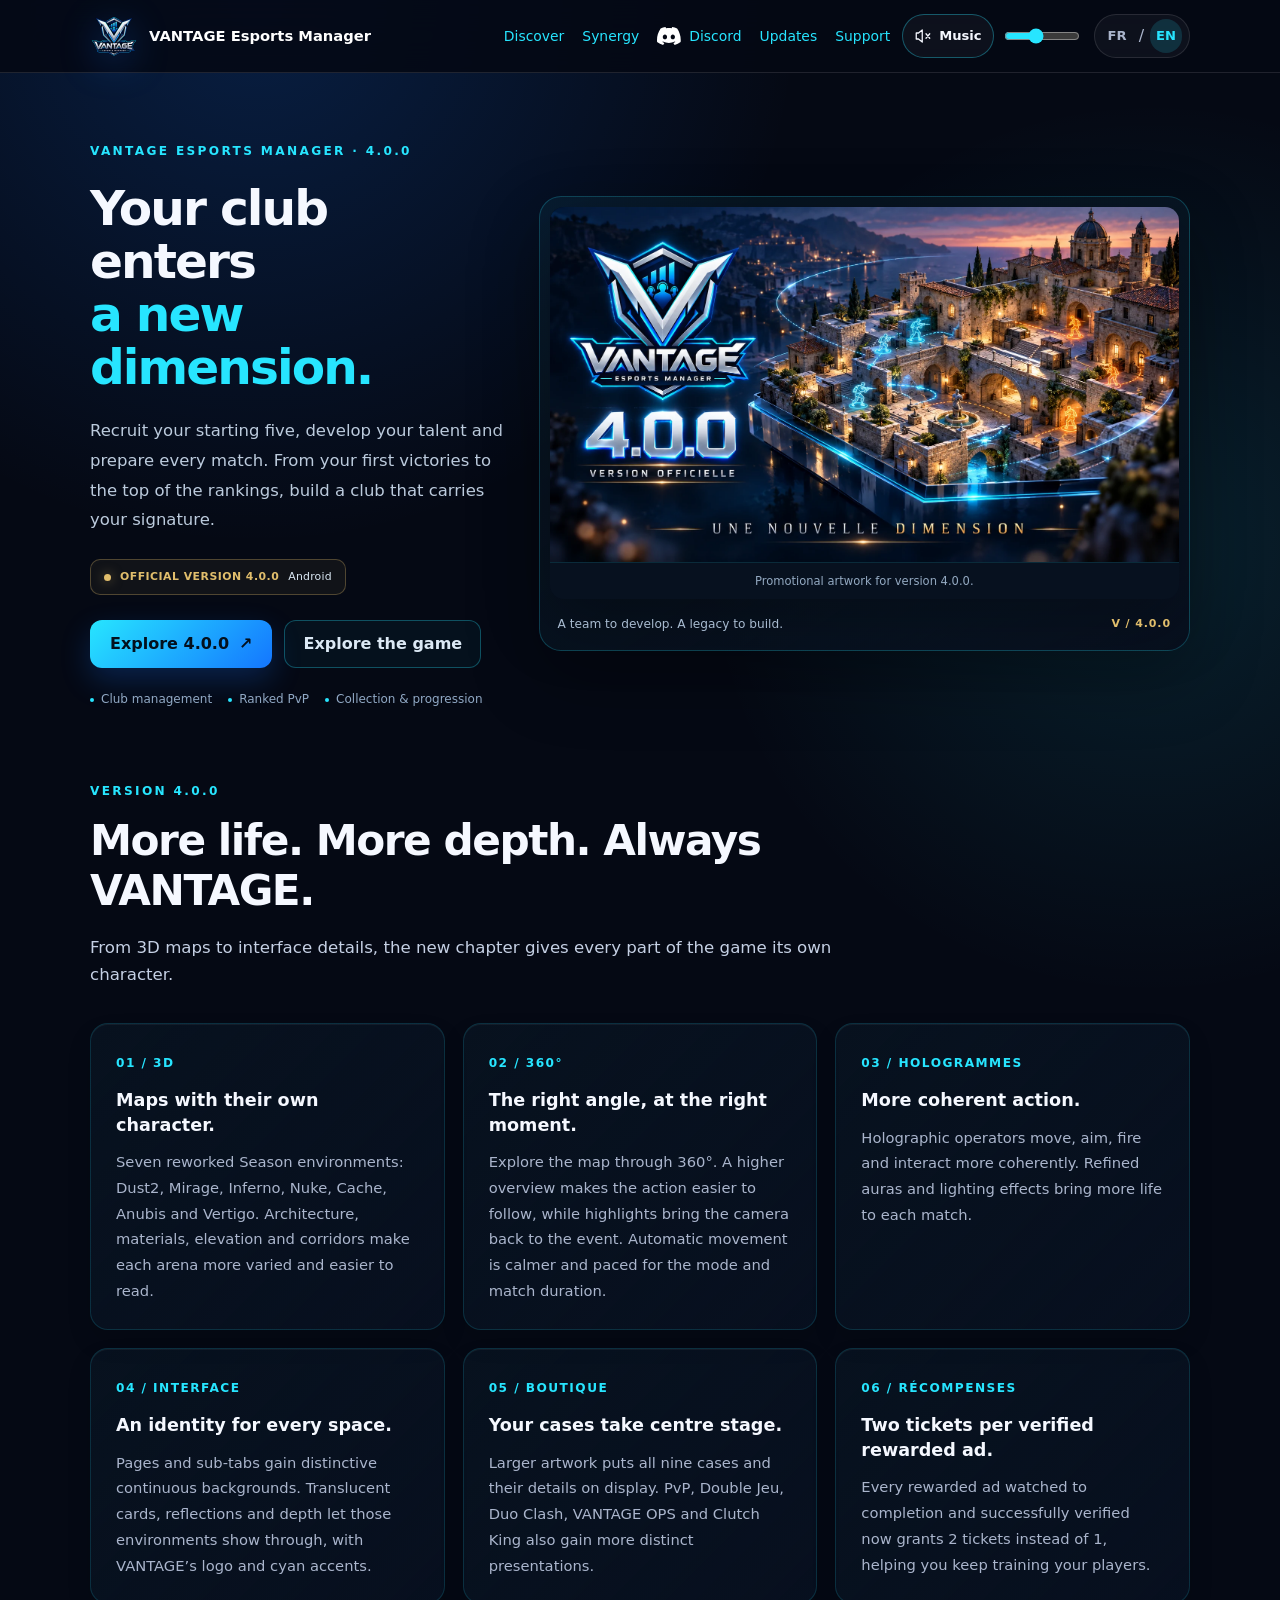
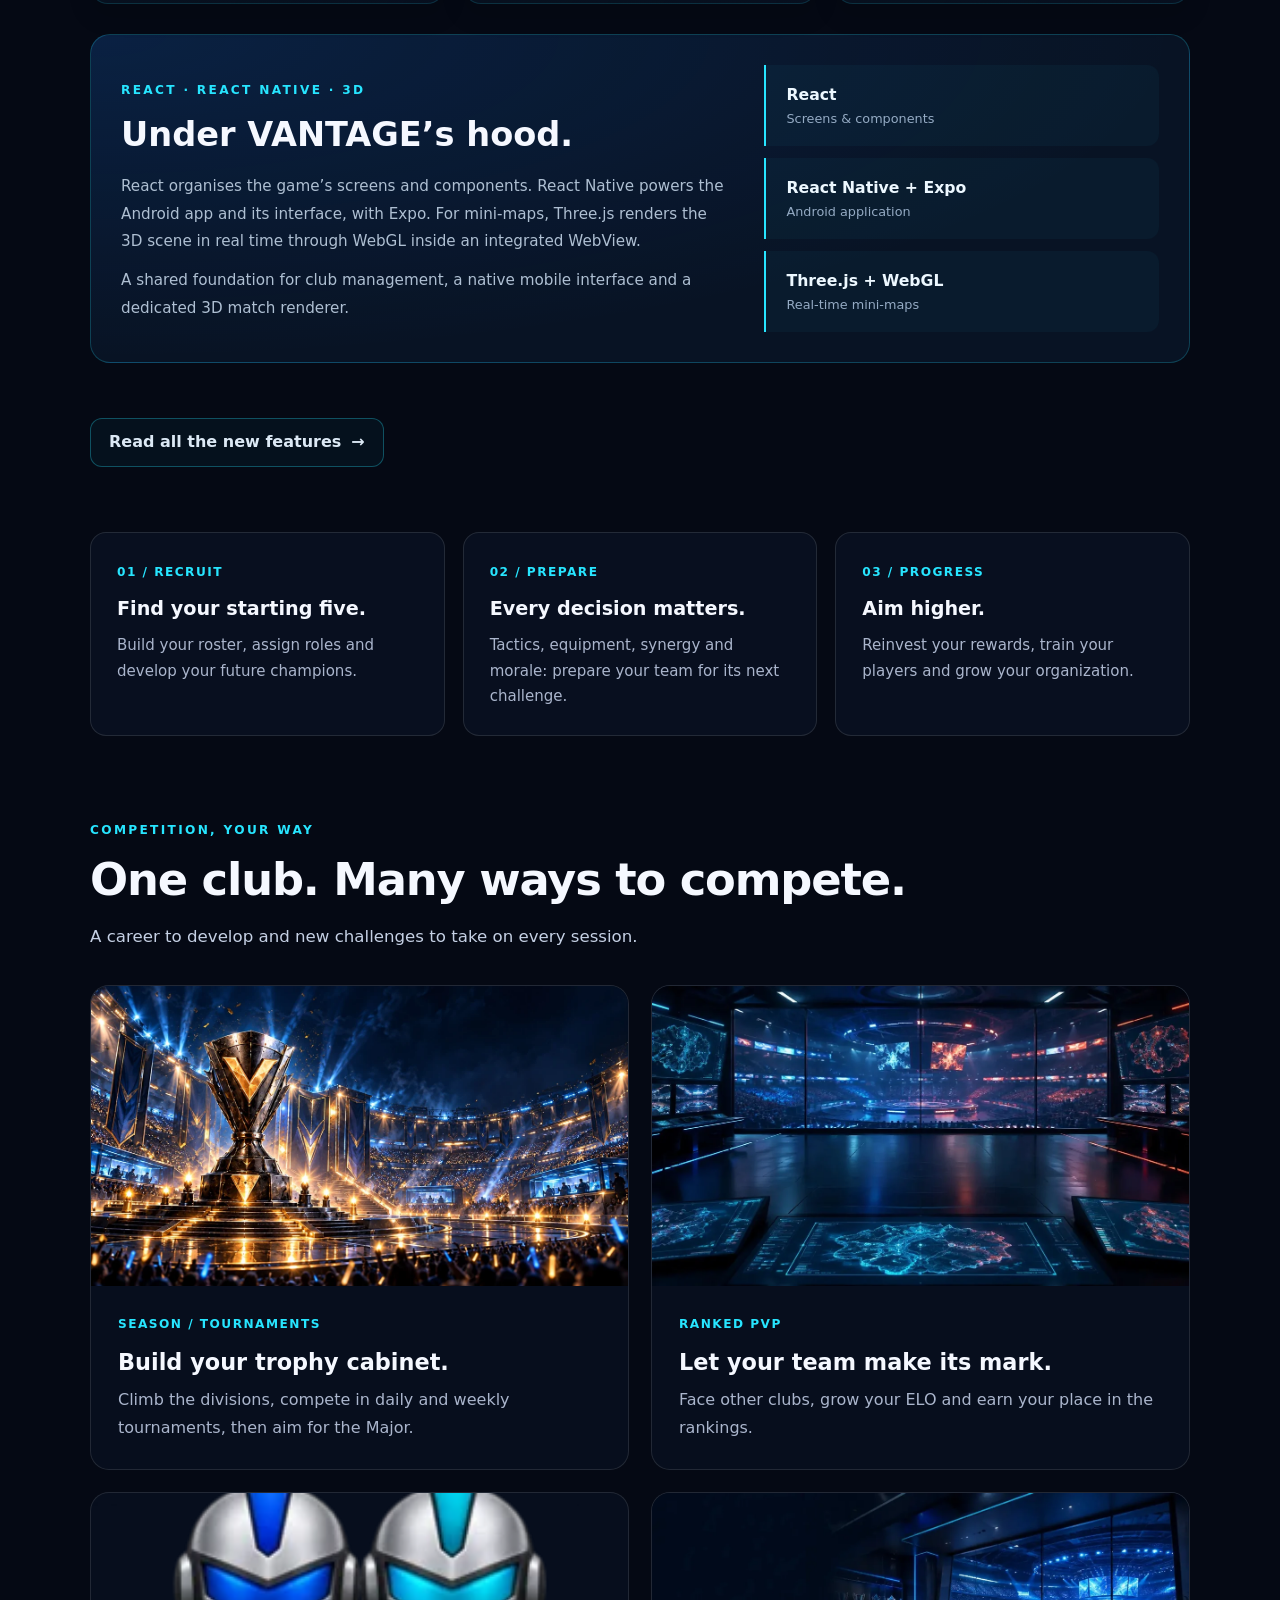
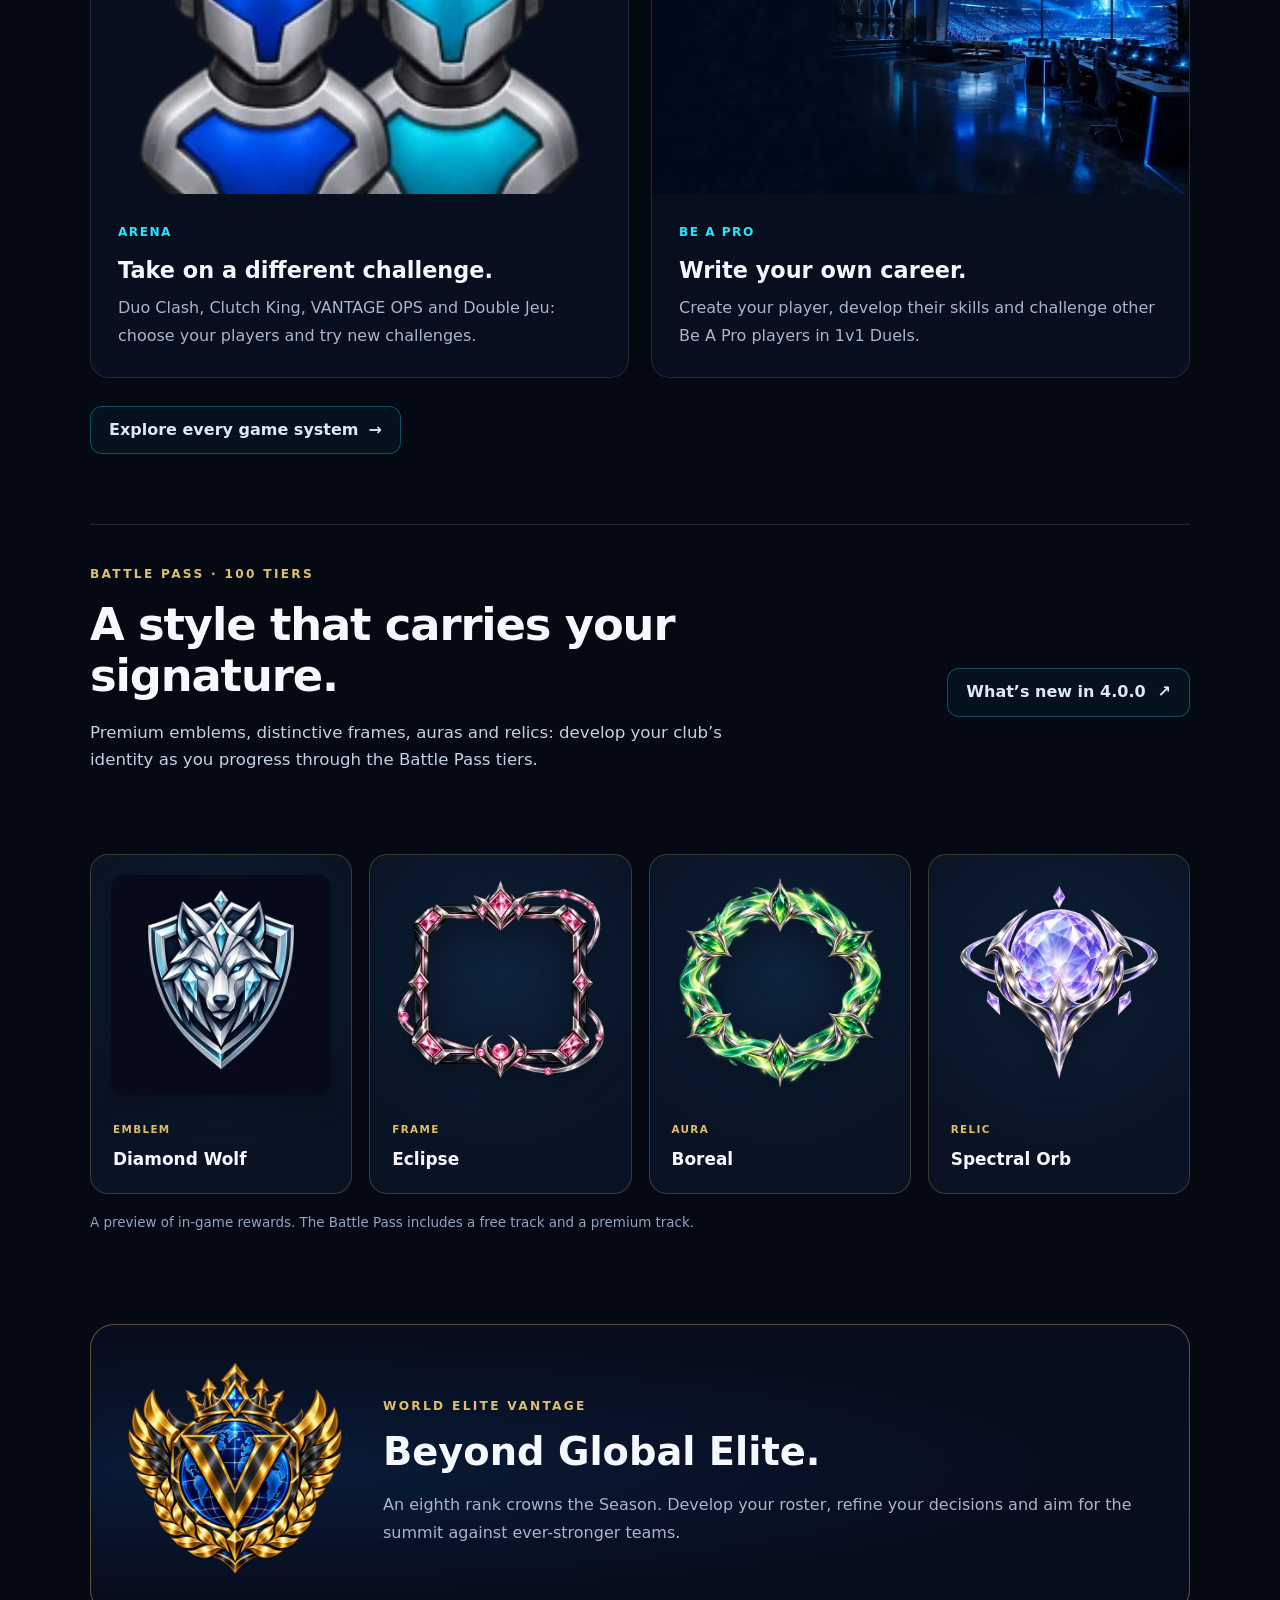
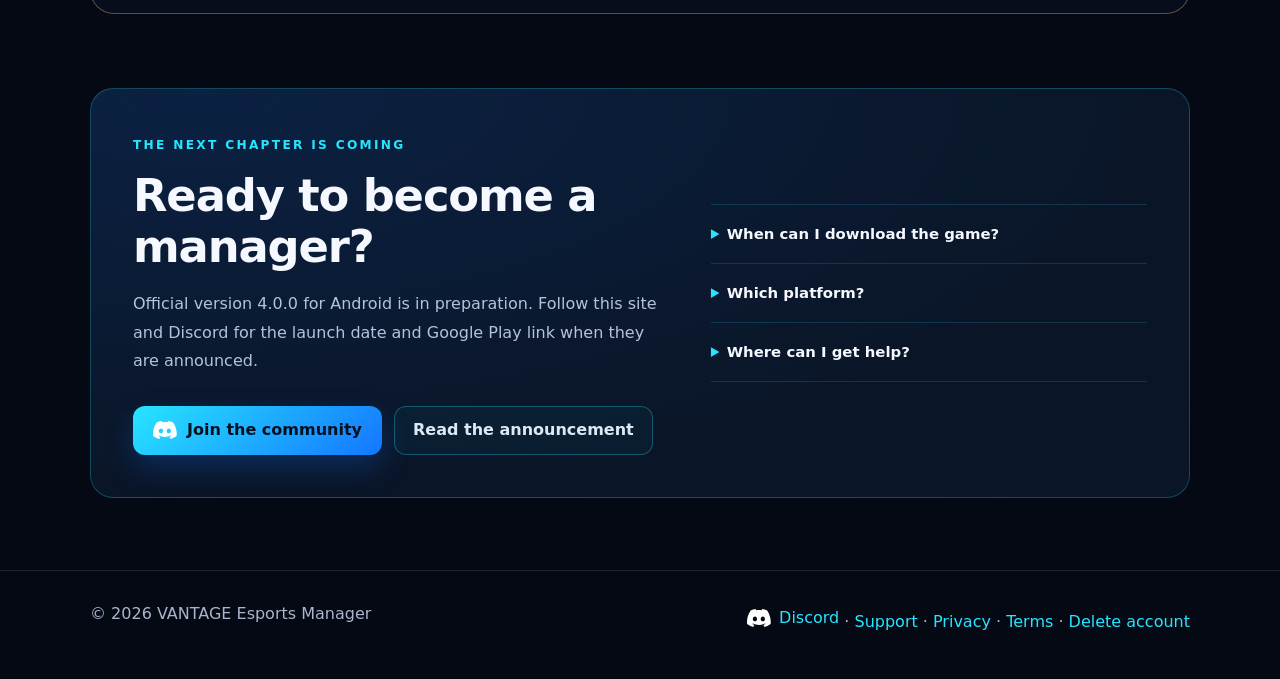
<file: index.html>
<!doctype html>
<html lang="fr">
<head>
<meta charset="utf-8"><meta name="viewport" content="width=device-width,initial-scale=1">
<title data-title-fr="VANTAGE Esports Manager — Version officielle 4.0.0" data-title-en="VANTAGE Esports Manager — Official version 4.0.0">VANTAGE Esports Manager — Version officielle 4.0.0</title>
<meta name="description" content="Découvre VANTAGE 4.0.0 : cartes 3D distinctives, caméra 360°, hologrammes et auras améliorés, interface premium, boutique agrandie et 2 tickets par publicité récompensée validée." data-description-en="Discover VANTAGE 4.0.0: distinctive 3D maps, a 360° camera, refined holograms and auras, a premium interface, larger case artwork and 2 tickets per verified rewarded ad.">
<link rel="canonical" href="https://vantageesportsmanager.xyz/">
<meta property="og:title" content="VANTAGE Esports Manager — Version officielle 4.0.0">
<meta property="og:description" content="Découvre VANTAGE 4.0.0 : cartes 3D distinctives, caméra 360°, hologrammes et auras améliorés, interface premium, boutique agrandie et 2 tickets par publicité récompensée validée.">
<meta property="og:type" content="website">
<meta property="og:url" content="https://vantageesportsmanager.xyz/">
<meta property="og:image" content="https://vantageesportsmanager.xyz/assets/vantage-4-0-0.jpg">
<meta property="og:image:width" content="1672"><meta property="og:image:height" content="941"><meta property="og:image:alt" content="VANTAGE 4.0.0 — Une nouvelle dimension"><meta name="twitter:card" content="summary_large_image">
<meta name="theme-color" content="#050914">
<link rel="stylesheet" href="/assets/style.css?v=v400-20261009">
<script defer src="/assets/lang.js?v=211-20261003-academy"></script>
<link rel="icon" href="/assets/vantage-logo.webp" type="image/webp">
<link rel="preload" as="image" href="/assets/vantage-4-0-0.webp" type="image/webp">
</head>
<body>
<a class="skip-link" href="#main-content"><span class="fr">Aller au contenu</span><span class="en">Skip to content</span></a>
<header><div class="wrap nav">
<a class="brand" href="/" aria-label="VANTAGE Esports Manager"><span class="vmark" aria-hidden="true"></span><span>VANTAGE Esports Manager</span></a>
<div class="nav-right">
<button class="menu-toggle" type="button" aria-expanded="false" aria-controls="site-navigation" aria-label="Menu"><svg width="20" height="20" viewBox="0 0 24 24" aria-hidden="true"><path d="M4 6h16M4 12h16M4 18h16" fill="none" stroke="currentColor" stroke-width="2" stroke-linecap="round"/></svg></button>
<nav id="site-navigation" class="primary-nav" aria-label="Navigation principale" data-label-fr="Navigation principale" data-label-en="Main navigation">
<a href="/discover/"><span class="fr">Découvrir</span><span class="en">Discover</span></a>
<a href="/synergy/"><span class="fr">Synergie</span><span class="en">Synergy</span></a>
<a href="/community/" class="discord-link"><img class="discord-logo" src="/assets/discord-symbol-white.svg" width="24" height="18" alt="" aria-hidden="true">Discord</a>
<a href="/updates/"><span class="fr">Mises à jour</span><span class="en">Updates</span></a>
<a href="/support/">Support</a>
</nav>
<div class="lang-switch" role="group" aria-label="Langue" data-label-fr="Langue" data-label-en="Language"><button type="button" data-lang="fr" aria-label="Français">FR</button><span aria-hidden="true">/</span><button type="button" data-lang="en" aria-label="English">EN</button></div>
</div></div></header>
<main id="main-content" tabindex="-1">
<section class="hero wrap home-hero official-hero v4-home-hero">
  <div class="home-hero-copy">
    <span class="eyebrow">VANTAGE ESPORTS MANAGER · 4.0.0</span>
    <h1><span class="fr">Ton club entre dans<br><em>une nouvelle dimension.</em></span><span class="en">Your club enters<br><em>a new dimension.</em></span></h1>
    <p class="fr">Recrute ton cinq, développe tes talents et prépare chaque match. De tes premières victoires aux sommets du classement, construis le club qui portera ta signature.</p>
    <p class="en">Recruit your starting five, develop your talent and prepare every match. From your first victories to the top of the rankings, build a club that carries your signature.</p>
    <div class="release-strip launch-status"><span class="release-dot" aria-hidden="true"></span><strong><span class="fr">VERSION OFFICIELLE 4.0.0</span><span class="en">OFFICIAL VERSION 4.0.0</span></strong><span>Android</span></div>
    <div class="hero-actions"><a class="primary-btn" href="/updates/#version-4-0-0"><span class="fr">Découvrir la 4.0.0</span><span class="en">Explore 4.0.0</span><span aria-hidden="true">↗</span></a><a class="secondary-btn" href="/discover/"><span class="fr">Découvrir le jeu</span><span class="en">Explore the game</span></a></div>
    <ul class="launch-tags"><li><span class="fr">Gestion de club</span><span class="en">Club management</span></li><li><span class="fr">PvP classé</span><span class="en">Ranked PvP</span></li><li><span class="fr">Collection &amp; progression</span><span class="en">Collection &amp; progression</span></li></ul>
  </div>
  <div class="home-hero-art official-art"><figure class="app-visual launch-poster v4-poster"><img src="/assets/vantage-4-0-0.webp" width="1672" height="941" alt="VANTAGE 4.0.0 — affiche officielle avec le logo et une carte tactique 3D" data-alt-fr="VANTAGE 4.0.0 — affiche officielle avec le logo et une carte tactique 3D" data-alt-en="VANTAGE 4.0.0 — official poster with the logo and a 3D tactical map" fetchpriority="high" decoding="async"><figcaption><span class="fr">Visuel promotionnel de la version 4.0.0.</span><span class="en">Promotional artwork for version 4.0.0.</span></figcaption></figure><div class="art-caption"><span class="fr">Une équipe à développer. Un héritage à bâtir.</span><span class="en">A team to develop. A legacy to build.</span><span class="art-mark" aria-hidden="true">V / 4.0.0</span></div></div>
</section>
<section class="wrap v4-overview" aria-labelledby="v4-overview-title"><div class="section-heading"><span class="kicker">VERSION 4.0.0</span><h2 id="v4-overview-title"><span class="fr">Plus de vie. Plus de relief. Toujours VANTAGE.</span><span class="en">More life. More depth. Always VANTAGE.</span></h2><p><span class="fr">Des cartes 3D aux détails de l’interface, le nouveau chapitre donne du caractère à chaque espace du jeu.</span><span class="en">From 3D maps to interface details, the new chapter gives every part of the game its own character.</span></p></div><div class="v4-feature-grid"><article><span class="feature-index">01 / 3D</span><h3><span class="fr">Des cartes qui ont leur propre caractère.</span><span class="en">Maps with their own character.</span></h3><p><span class="fr">Sept environnements de Saison retravaillés : Dust2, Mirage, Inferno, Nuke, Cache, Anubis et Vertigo. Architecture, matériaux, relief et couloirs rendent les terrains plus variés et plus lisibles.</span><span class="en">Seven reworked Season environments: Dust2, Mirage, Inferno, Nuke, Cache, Anubis and Vertigo. Architecture, materials, elevation and corridors make each arena more varied and easier to read.</span></p></article><article><span class="feature-index">02 / 360°</span><h3><span class="fr">Le bon angle, au bon moment.</span><span class="en">The right angle, at the right moment.</span></h3><p><span class="fr">Explore la carte à 360°. La vue d’ensemble prend de la hauteur et les moments forts recentrent la caméra sur l’action. Les mouvements automatiques sont plus calmes et adaptés au mode ainsi qu’à la durée du match.</span><span class="en">Explore the map through 360°. A higher overview makes the action easier to follow, while highlights bring the camera back to the event. Automatic movement is calmer and paced for the mode and match duration.</span></p></article><article><span class="feature-index">03 / HOLOGRAMMES</span><h3><span class="fr">Des actions plus cohérentes.</span><span class="en">More coherent action.</span></h3><p><span class="fr">Déplacements, visée, tirs et interactions des opérateurs holographiques gagnent en cohérence. Les auras et les effets lumineux ont un rendu plus soigné pour donner davantage de vie au match.</span><span class="en">Holographic operators move, aim, fire and interact more coherently. Refined auras and lighting effects bring more life to each match.</span></p></article><article><span class="feature-index">04 / INTERFACE</span><h3><span class="fr">Une identité pour chaque espace.</span><span class="en">An identity for every space.</span></h3><p><span class="fr">Les pages et sous-onglets adoptent des décors continus distinctifs. Les cartes translucides, leurs reflets et leur relief laissent respirer les arrière-plans, avec le logo et les accents cyan de VANTAGE.</span><span class="en">Pages and sub-tabs gain distinctive continuous backgrounds. Translucent cards, reflections and depth let those environments show through, with VANTAGE’s logo and cyan accents.</span></p></article><article><span class="feature-index">05 / BOUTIQUE</span><h3><span class="fr">Tes caisses passent au premier plan.</span><span class="en">Your cases take centre stage.</span></h3><p><span class="fr">Les visuels des neuf caisses sont agrandis pour mieux montrer leurs détails. Les modes PvP, Double Jeu, Duo Clash, VANTAGE OPS et Clutch King disposent aussi d’une présentation plus différenciée.</span><span class="en">Larger artwork puts all nine cases and their details on display. PvP, Double Jeu, Duo Clash, VANTAGE OPS and Clutch King also gain more distinct presentations.</span></p></article><article><span class="feature-index">06 / RÉCOMPENSES</span><h3><span class="fr">Deux tickets par publicité validée.</span><span class="en">Two tickets per verified rewarded ad.</span></h3><p><span class="fr">Chaque publicité récompensée regardée jusqu’au bout et validée donne maintenant 2 tickets au lieu de 1, pour poursuivre l’entraînement de tes joueurs.</span><span class="en">Every rewarded ad watched to completion and successfully verified now grants 2 tickets instead of 1, helping you keep training your players.</span></p></article></div><section class="v4-engine" aria-labelledby="engine-title"><div><span class="kicker">REACT · REACT NATIVE · 3D</span><h2 id="engine-title"><span class="fr">Sous le capot de VANTAGE.</span><span class="en">Under VANTAGE’s hood.</span></h2><p><span class="fr">React organise les écrans et les composants du jeu. React Native porte l’application et son interface Android, avec Expo. Pour les mini-cartes, Three.js calcule la scène 3D en temps réel via WebGL dans une WebView intégrée.</span><span class="en">React organises the game’s screens and components. React Native powers the Android app and its interface, with Expo. For mini-maps, Three.js renders the 3D scene in real time through WebGL inside an integrated WebView.</span></p><p><span class="fr">Une base commune pour la gestion du club, une interface mobile native et un rendu 3D dédié aux matchs.</span><span class="en">A shared foundation for club management, a native mobile interface and a dedicated 3D match renderer.</span></p></div><div class="v4-engine-stack"><div><b>React</b><span><span class="fr">Écrans &amp; composants</span><span class="en">Screens &amp; components</span></span></div><div><b>React Native + Expo</b><span><span class="fr">Application Android</span><span class="en">Android application</span></span></div><div><b>Three.js + WebGL</b><span><span class="fr">Mini-cartes en temps réel</span><span class="en">Real-time mini-maps</span></span></div></div></section><a class="secondary-btn" href="/updates/#version-4-0-0"><span class="fr">Lire toutes les nouveautés</span><span class="en">Read all the new features</span> <span aria-hidden="true">→</span></a></section>
<section class="wrap launch-pillars" aria-labelledby="pillars-title">
  <h2 id="pillars-title" class="visually-hidden"><span class="fr">Les décisions qui font ton club</span><span class="en">The decisions that shape your club</span></h2>
  <article><span class="feature-index">01 / <span class="fr">RECRUTER</span><span class="en">RECRUIT</span></span><h3><span class="fr">Trouve ton cinq.</span><span class="en">Find your starting five.</span></h3><p><span class="fr">Compose ton effectif, attribue les rôles et développe tes futurs champions.</span><span class="en">Build your roster, assign roles and develop your future champions.</span></p></article>
  <article><span class="feature-index">02 / <span class="fr">PRÉPARER</span><span class="en">PREPARE</span></span><h3><span class="fr">Chaque choix compte.</span><span class="en">Every decision matters.</span></h3><p><span class="fr">Tactiques, équipement, synergie et moral : prépare ton équipe pour le prochain défi.</span><span class="en">Tactics, equipment, synergy and morale: prepare your team for its next challenge.</span></p></article>
  <article><span class="feature-index">03 / <span class="fr">PROGRESSER</span><span class="en">PROGRESS</span></span><h3><span class="fr">Vise plus haut.</span><span class="en">Aim higher.</span></h3><p><span class="fr">Réinvestis tes récompenses, entraîne tes joueurs et fais grandir ton organisation.</span><span class="en">Reinvest your rewards, train your players and grow your organization.</span></p></article>
</section>
<section class="wrap discover-section official-modes" id="systems">
  <div class="section-heading"><span class="kicker"><span class="fr">LA COMPÉTITION, À TA FAÇON</span><span class="en">COMPETITION, YOUR WAY</span></span><h2><span class="fr">Un club. Plusieurs terrains de jeu.</span><span class="en">One club. Many ways to compete.</span></h2><p><span class="fr">Une carrière à faire grandir et des défis à relever à chaque session.</span><span class="en">A career to develop and new challenges to take on every session.</span></p></div>
  <div class="launch-mode-grid">
    <article class="launch-mode"><img src="/assets/app/major.webp" width="1200" height="671" alt="Arène de compétition VANTAGE" data-alt-fr="Arène de compétition VANTAGE" data-alt-en="VANTAGE competition arena" loading="lazy" decoding="async"><div><span class="feature-index"><span class="fr">SAISON / TOURNOIS</span><span class="en">SEASON / TOURNAMENTS</span></span><h3><span class="fr">Bâtis ton palmarès.</span><span class="en">Build your trophy cabinet.</span></h3><p><span class="fr">Monte les divisions, dispute les tournois quotidiens et hebdomadaires, puis vise le Major.</span><span class="en">Climb the divisions, compete in daily and weekly tournaments, then aim for the Major.</span></p></div></article>
    <article class="launch-mode"><img src="/assets/app/match.webp" width="1200" height="671" alt="Préparation tactique d’un match VANTAGE" data-alt-fr="Préparation tactique d’un match VANTAGE" data-alt-en="Tactical preparation for a VANTAGE match" loading="lazy" decoding="async"><div><span class="feature-index"><span class="fr">PVP CLASSÉ</span><span class="en">RANKED PVP</span></span><h3><span class="fr">Fais parler ton équipe.</span><span class="en">Let your team make its mark.</span></h3><p><span class="fr">Affronte d’autres clubs, fais évoluer ton ELO et trouve ta place dans le classement.</span><span class="en">Face other clubs, grow your ELO and earn your place in the rankings.</span></p></div></article>
    <article class="launch-mode"><img src="/assets/app/duo-clash.webp" width="1200" height="671" alt="Le duo de VANTAGE dans l’Arena" data-alt-fr="Le duo de VANTAGE dans l’Arena" data-alt-en="A VANTAGE duo in the Arena" loading="lazy" decoding="async"><div><span class="feature-index">ARENA</span><h3><span class="fr">Change de défi.</span><span class="en">Take on a different challenge.</span></h3><p><span class="fr">Duo Clash, Clutch King, VANTAGE OPS et Double Jeu : choisis tes joueurs et tente de nouveaux parcours.</span><span class="en">Duo Clash, Clutch King, VANTAGE OPS and Double Jeu: choose your players and try new challenges.</span></p></div></article>
    <article class="launch-mode"><img src="/assets/app/club.webp" width="1200" height="671" alt="La salle du club VANTAGE" data-alt-fr="La salle du club VANTAGE" data-alt-en="The VANTAGE club room" loading="lazy" decoding="async"><div><span class="feature-index">BE A PRO</span><h3><span class="fr">Écris ta propre carrière.</span><span class="en">Write your own career.</span></h3><p><span class="fr">Crée ton joueur, développe ses compétences et défie d’autres Be A Pro dans les Duels 1v1.</span><span class="en">Create your player, develop their skills and challenge other Be A Pro players in 1v1 Duels.</span></p></div></article>
  </div><div class="public-actions"><a class="secondary-btn" href="/discover/"><span class="fr">Explorer tous les systèmes du jeu</span><span class="en">Explore every game system</span><span aria-hidden="true">→</span></a></div>
</section>
<section class="wrap discover-section launch-collection" id="update-300">
  <div class="collection-heading"><div class="section-heading"><span class="kicker">BATTLE PASS · <span class="fr">100 PALIERS</span><span class="en">100 TIERS</span></span><h2><span class="fr">Un style qui porte ta signature.</span><span class="en">A style that carries your signature.</span></h2><p><span class="fr">Emblèmes premium, cadres distinctifs, auras et reliques : fais évoluer l’identité de ton club au fil des paliers du Battle Pass.</span><span class="en">Premium emblems, distinctive frames, auras and relics: develop your club’s identity as you progress through the Battle Pass tiers.</span></p></div><a class="secondary-btn" href="/updates/#version-4-0-0"><span class="fr">Les nouveautés de la 4.0.0</span><span class="en">What’s new in 4.0.0</span><span aria-hidden="true">↗</span></a></div>
  <div class="collection-grid">
    <figure class="collection-card"><div class="collection-art"><img src="/assets/rewards/wolf-diamond.webp" width="512" height="512" alt="Emblème Loup diamant du Battle Pass" data-alt-fr="Emblème Loup diamant du Battle Pass" data-alt-en="Diamond Wolf Battle Pass emblem" loading="lazy" decoding="async"></div><figcaption><span class="collection-type"><span class="fr">EMBLÈME</span><span class="en">EMBLEM</span></span><h3><span class="fr">Loup diamant</span><span class="en">Diamond Wolf</span></h3></figcaption></figure>
    <figure class="collection-card"><div class="collection-art"><img src="/assets/rewards/frame-eclipse.webp" width="640" height="640" alt="Cadre Éclipse du Battle Pass" data-alt-fr="Cadre Éclipse du Battle Pass" data-alt-en="Eclipse Battle Pass frame" loading="lazy" decoding="async"></div><figcaption><span class="collection-type"><span class="fr">CADRE</span><span class="en">FRAME</span></span><h3><span class="fr">Éclipse</span><span class="en">Eclipse</span></h3></figcaption></figure>
    <figure class="collection-card"><div class="collection-art"><img src="/assets/rewards/aura-boreal.webp" width="640" height="640" alt="Aura Boréale du Battle Pass" data-alt-fr="Aura Boréale du Battle Pass" data-alt-en="Boreal Battle Pass aura" loading="lazy" decoding="async"></div><figcaption><span class="collection-type">AURA</span><h3><span class="fr">Boréale</span><span class="en">Boreal</span></h3></figcaption></figure>
    <figure class="collection-card"><div class="collection-art"><img src="/assets/rewards/relic-spectral.webp" width="640" height="640" alt="Relique Orbe spectral du Battle Pass" data-alt-fr="Relique Orbe spectral du Battle Pass" data-alt-en="Spectral Orb Battle Pass relic" loading="lazy" decoding="async"></div><figcaption><span class="collection-type"><span class="fr">RELIQUE</span><span class="en">RELIC</span></span><h3><span class="fr">Orbe spectral</span><span class="en">Spectral Orb</span></h3></figcaption></figure>
  </div><p class="collection-note"><span class="fr">Aperçu des récompenses du jeu. Le Battle Pass comprend un parcours gratuit et un parcours premium.</span><span class="en">A preview of in-game rewards. The Battle Pass includes a free track and a premium track.</span></p>
</section>
<section class="wrap public-world" id="world-elite"><img src="/assets/app/world-elite.webp" width="512" height="512" alt="Emblème World Elite Vantage" data-alt-fr="Emblème World Elite Vantage" data-alt-en="World Elite Vantage emblem" loading="lazy" decoding="async"><div><span class="kicker">WORLD ELITE VANTAGE</span><h2><span class="fr">Au-delà de Global Elite.</span><span class="en">Beyond Global Elite.</span></h2><p><span class="fr">Un huitième rang couronne la Saison. Développe ton effectif, affine tes choix et vise le sommet face à des équipes toujours plus fortes.</span><span class="en">An eighth rank crowns the Season. Develop your roster, refine your decisions and aim for the summit against ever-stronger teams.</span></p></div></section>
<section class="wrap official-launch" id="lancement" aria-labelledby="launch-title">
  <div class="official-launch-copy"><span class="kicker"><span class="fr">LE PROCHAIN CHAPITRE APPROCHE</span><span class="en">THE NEXT CHAPTER IS COMING</span></span><h2 id="launch-title"><span class="fr">Prêt à devenir manager?</span><span class="en">Ready to become a manager?</span></h2><p><span class="fr">La version officielle 4.0.0 sur Android se prépare. Retrouve ici et sur Discord la date de lancement et le lien Google Play dès leur annonce.</span><span class="en">Official version 4.0.0 for Android is in preparation. Follow this site and Discord for the launch date and Google Play link when they are announced.</span></p><div class="hero-actions"><a class="discord-link primary-btn" href="/community/"><img class="discord-logo" src="/assets/discord-symbol-white.svg" width="24" height="18" alt="" aria-hidden="true"><span class="fr">Rejoindre la communauté</span><span class="en">Join the community</span></a><a class="secondary-btn" href="/updates/#version-4-0-0"><span class="fr">Lire l’annonce</span><span class="en">Read the announcement</span></a></div></div>
  <div class="launch-questions">
    <details><summary><span class="fr">Quand pourrai-je télécharger le jeu?</span><span class="en">When can I download the game?</span></summary><p><span class="fr">Les dernières vérifications sont en cours. La date de sortie et le lien de téléchargement Google Play seront publiés ici et sur Discord.</span><span class="en">Final checks are underway. The release date and Google Play download link will be published here and on Discord.</span></p></details>
    <details><summary><span class="fr">Sur quelle plateforme?</span><span class="en">Which platform?</span></summary><p><span class="fr">Le lancement se prépare sur Android, avec une distribution via Google Play.</span><span class="en">The launch is being prepared for Android, with distribution through Google Play.</span></p></details>
    <details><summary><span class="fr">Où obtenir de l’aide?</span><span class="en">Where can I get help?</span></summary><p><span class="fr">Consulte le <a href="/support/">support officiel</a> pour ton compte, ta progression ou tes achats. La <a href="/privacy/">politique de confidentialité</a> et la <a href="/delete-account/">demande de suppression de compte</a> sont accessibles sur le site.</span><span class="en">Visit <a href="/support/">official support</a> for your account, progression or purchases. The <a href="/privacy/">privacy policy</a> and <a href="/delete-account/">account deletion request</a> are available on this site.</span></p></details>
  </div>
</section>
</main>
<footer><div class="wrap foot"><span>© 2026 VANTAGE Esports Manager</span><span><a href="/community/" class="discord-link"><img class="discord-logo" src="/assets/discord-symbol-white.svg" width="24" height="18" alt="" aria-hidden="true">Discord</a> · <a href="/support/">Support</a> · <a href="/privacy/"><span class="fr">Confidentialité</span><span class="en">Privacy</span></a> · <a href="/terms/"><span class="fr">Conditions</span><span class="en">Terms</span></a> · <a href="/delete-account/"><span class="fr">Suppression de compte</span><span class="en">Delete account</span></a></span></div></footer>
</body></html>
</file>
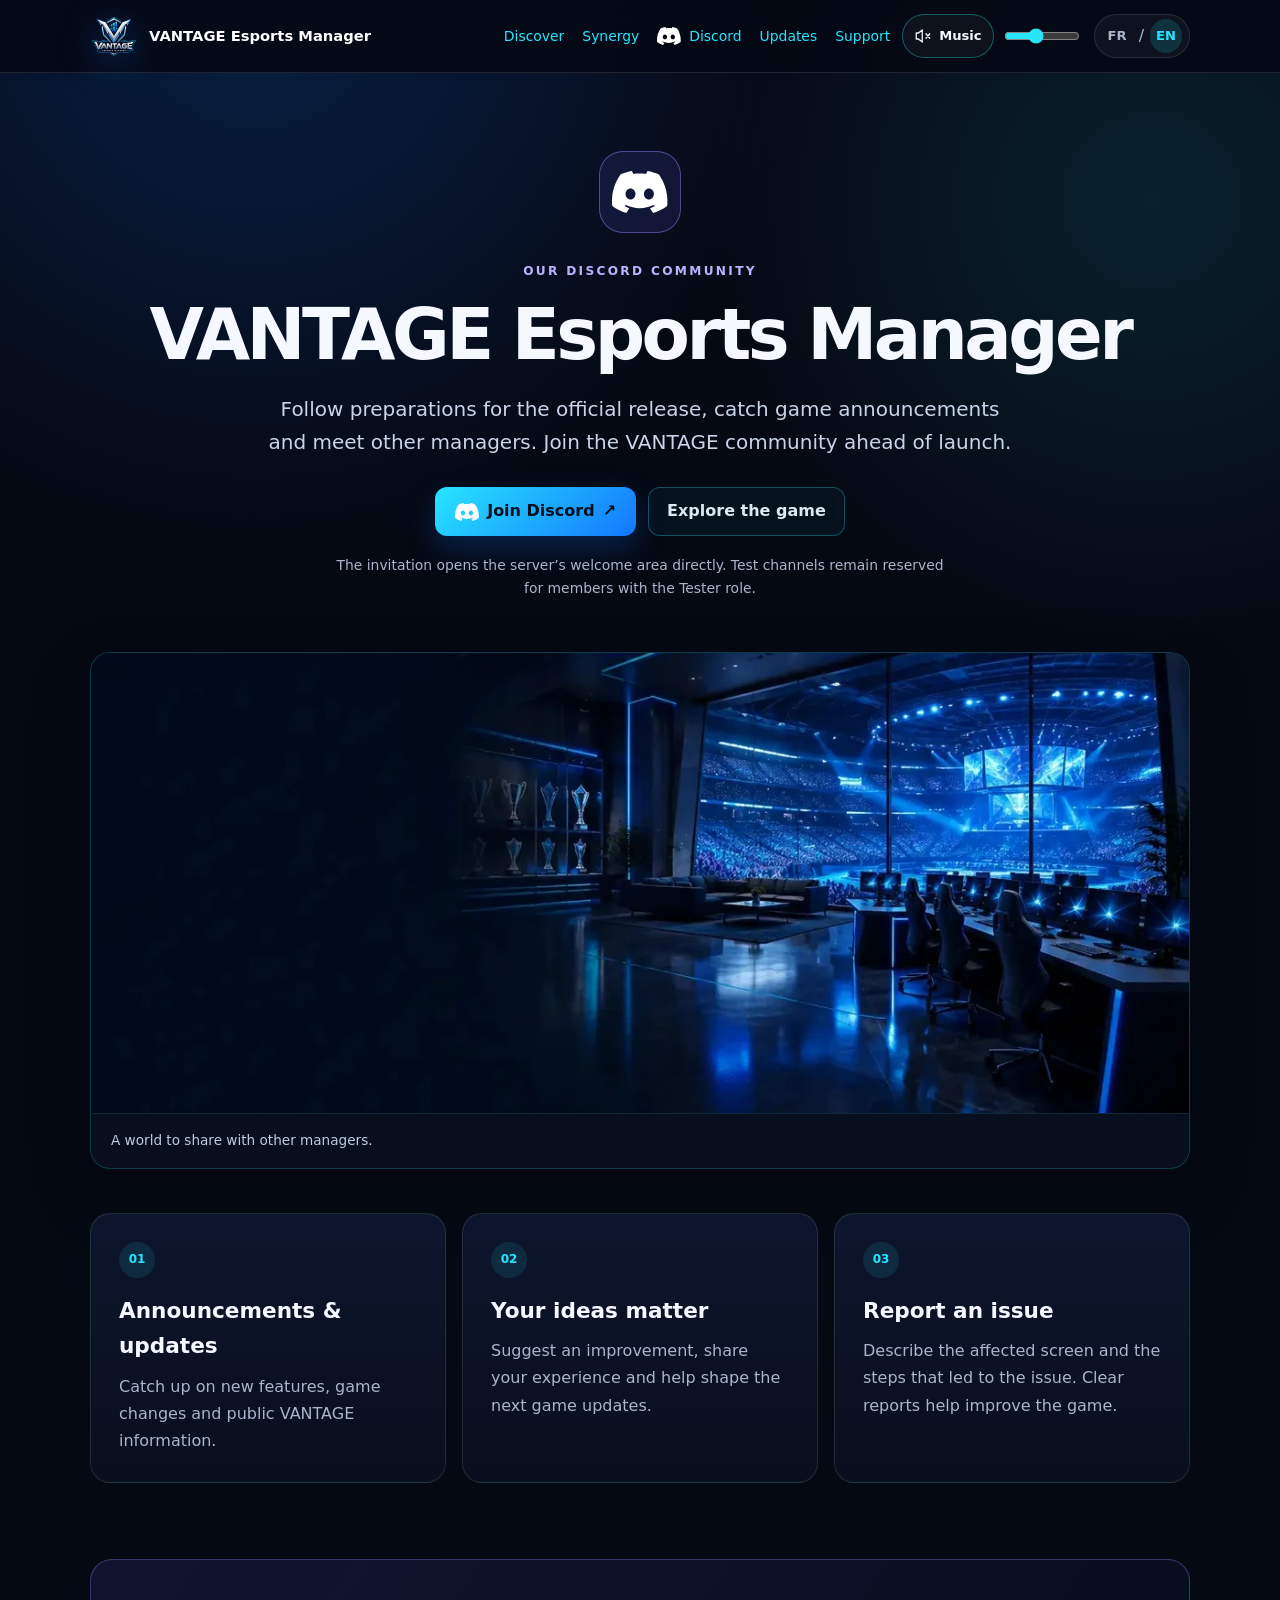
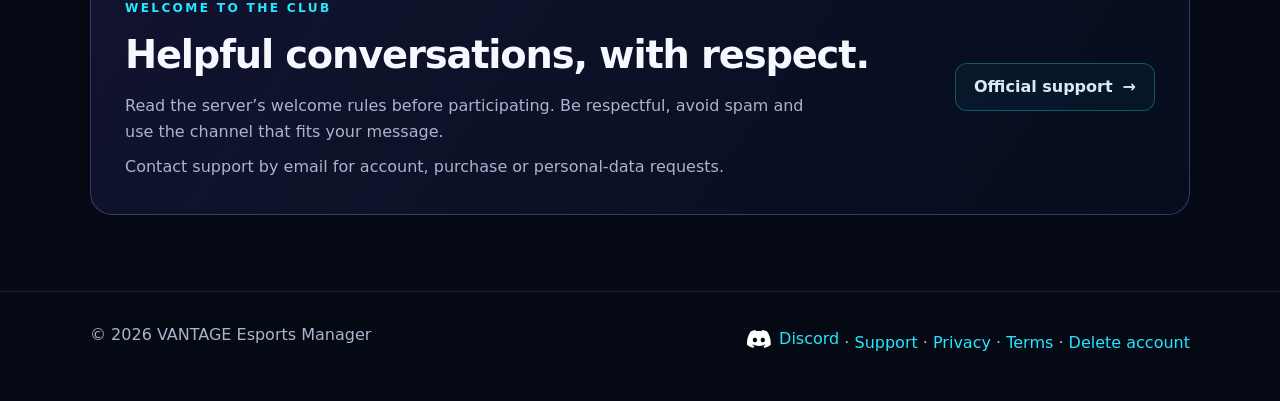
<file: community/index.html>
<!doctype html>
<html lang="fr">
<head>
<meta charset="utf-8"><meta name="viewport" content="width=device-width,initial-scale=1">
<title data-title-fr="Communauté Discord — VANTAGE Esports Manager" data-title-en="Discord community — VANTAGE Esports Manager">Communauté Discord — VANTAGE Esports Manager</title>
<meta name="description" content="Retrouve la communauté Discord Vantage eSports Manager : annonces du jeu, suggestions, signalements et informations officielles." data-description-en="Meet the Vantage eSports Manager Discord community for game announcements, suggestions, issue reports and official information.">
<link rel="canonical" href="https://vantageesportsmanager.xyz/community/">
<meta property="og:title" content="Communauté Discord — VANTAGE Esports Manager">
<meta property="og:description" content="Les annonces, les idées et les échanges autour de VANTAGE Esports Manager.">
<meta property="og:type" content="website"><meta property="og:url" content="https://vantageesportsmanager.xyz/community/">
<meta property="og:image" content="https://vantageesportsmanager.xyz/assets/vantage-logo-hero.png">
<meta name="theme-color" content="#050914"><link rel="icon" href="/assets/vantage-logo.webp" type="image/webp">
<link rel="stylesheet" href="/assets/style.css?v=v400-20261009"><script defer src="/assets/lang.js?v=211-20261003-academy"></script>
</head>
<body>
<a class="skip-link" href="#main-content"><span class="fr">Aller au contenu</span><span class="en">Skip to content</span></a>
<header><div class="wrap nav">
<a class="brand" href="/" aria-label="VANTAGE Esports Manager"><span class="vmark" aria-hidden="true"></span><span>VANTAGE Esports Manager</span></a>
<div class="nav-right">
<button class="menu-toggle" type="button" aria-expanded="false" aria-controls="site-navigation" aria-label="Menu"><svg width="20" height="20" viewBox="0 0 24 24" aria-hidden="true"><path d="M4 6h16M4 12h16M4 18h16" fill="none" stroke="currentColor" stroke-width="2" stroke-linecap="round"/></svg></button>
<nav id="site-navigation" class="primary-nav" aria-label="Navigation principale" data-label-fr="Navigation principale" data-label-en="Main navigation">
<a href="/discover/"><span class="fr">Découvrir</span><span class="en">Discover</span></a>
<a href="/synergy/"><span class="fr">Synergie</span><span class="en">Synergy</span></a>
<a href="/community/" class="discord-link"><img class="discord-logo" src="/assets/discord-symbol-white.svg" width="24" height="18" alt="" aria-hidden="true">Discord</a>
<a href="/updates/"><span class="fr">Mises à jour</span><span class="en">Updates</span></a>
<a href="/support/">Support</a>
</nav>
<div class="lang-switch" role="group" aria-label="Langue" data-label-fr="Langue" data-label-en="Language"><button type="button" data-lang="fr" aria-label="Français">FR</button><span aria-hidden="true">/</span><button type="button" data-lang="en" aria-label="English">EN</button></div>
</div></div></header>
<main id="main-content" tabindex="-1">
<section class="wrap support-hero community-hero">
<div class="community-emblem" aria-hidden="true"><img src="/assets/discord-symbol-white.svg" width="56" height="42" alt="" aria-hidden="true"></div>
<span class="eyebrow"><span class="fr">LA COMMUNAUTÉ SUR DISCORD</span><span class="en">OUR DISCORD COMMUNITY</span></span>
<h1>VANTAGE Esports Manager</h1>
<p class="lead fr">Suis la préparation de la sortie officielle, retrouve les annonces du jeu et échange avec d’autres managers. Rejoins la communauté VANTAGE avant le lancement.</p>
<p class="lead en">Follow preparations for the official release, catch game announcements and meet other managers. Join the VANTAGE community ahead of launch.</p>
<div class="support-actions"><a class="discord-link primary-btn" data-discord-invite href="https://discord.gg/2f2zk9ryU" target="_blank" rel="noopener noreferrer"><img class="discord-logo" src="/assets/discord-symbol-white.svg" width="24" height="18" alt="" aria-hidden="true"><span class="fr">Rejoindre Discord</span><span class="en">Join Discord</span><span aria-hidden="true">↗</span></a><a class="secondary-btn" href="/discover/"><span class="fr">Découvrir le jeu</span><span class="en">Explore the game</span></a></div>
<p class="invite-note"><span class="fr">L’invitation mène directement à l’accueil du serveur. Les salons de test restent réservés aux membres ayant le rôle Testeur.</span><span class="en">The invitation opens the server’s welcome area directly. Test channels remain reserved for members with the Tester role.</span></p>
</section>
<section class="wrap community-showcase"><figure class="app-visual community-visual"><img class="" src="/assets/app/club.webp" width="1200" height="671" alt="La salle du club VANTAGE" data-alt-fr="La salle du club VANTAGE" data-alt-en="The VANTAGE club room" loading="lazy" decoding="async"><figcaption><span class="fr">Un univers à partager entre managers.</span><span class="en">A world to share with other managers.</span></figcaption></figure></section>
<section class="wrap support-grid community-topics">
<article class="support-card"><span class="support-icon" aria-hidden="true">01</span><h2 class="fr">Annonces &amp; mises à jour</h2><h2 class="en">Announcements &amp; updates</h2><p class="fr">Retrouve les nouveautés, les changements du jeu et les informations publiques de VANTAGE.</p><p class="en">Catch up on new features, game changes and public VANTAGE information.</p></article>
<article class="support-card"><span class="support-icon" aria-hidden="true">02</span><h2 class="fr">Tes idées comptent</h2><h2 class="en">Your ideas matter</h2><p class="fr">Propose une amélioration, partage ton expérience et contribue aux prochaines évolutions du jeu.</p><p class="en">Suggest an improvement, share your experience and help shape the next game updates.</p></article>
<article class="support-card"><span class="support-icon" aria-hidden="true">03</span><h2 class="fr">Signalement d’un problème</h2><h2 class="en">Report an issue</h2><p class="fr">Décris l’écran concerné et les étapes du problème. Les signalements précis aident à améliorer le jeu.</p><p class="en">Describe the affected screen and the steps that led to the issue. Clear reports help improve the game.</p></article>
</section>
<section class="wrap community-home community-guidance">
<div><span class="kicker"><span class="fr">BIENVENUE AU CLUB</span><span class="en">WELCOME TO THE CLUB</span></span><h2 class="fr">Des échanges utiles, dans le respect.</h2><h2 class="en">Helpful conversations, with respect.</h2><p class="fr">Lis les règles à l’accueil du serveur avant de participer. Reste respectueux, évite le spam et utilise le salon qui correspond à ton message.</p><p class="en">Read the server’s welcome rules before participating. Be respectful, avoid spam and use the channel that fits your message.</p><p class="fr">Pour ton compte, un achat ou une donnée personnelle, contacte le support par courriel.</p><p class="en">Contact support by email for account, purchase or personal-data requests.</p></div>
<a class="secondary-btn" href="/support/"><span class="fr">Support officiel</span><span class="en">Official support</span><span aria-hidden="true">→</span></a>
</section>
</main>
<footer><div class="wrap foot"><span>© 2026 VANTAGE Esports Manager</span><span><a href="/community/" class="discord-link"><img class="discord-logo" src="/assets/discord-symbol-white.svg" width="24" height="18" alt="" aria-hidden="true">Discord</a> · <a href="/support/">Support</a> · <a href="/privacy/"><span class="fr">Confidentialité</span><span class="en">Privacy</span></a> · <a href="/terms/"><span class="fr">Conditions</span><span class="en">Terms</span></a> · <a href="/delete-account/"><span class="fr">Suppression de compte</span><span class="en">Delete account</span></a></span></div></footer>
</body></html>
</file>
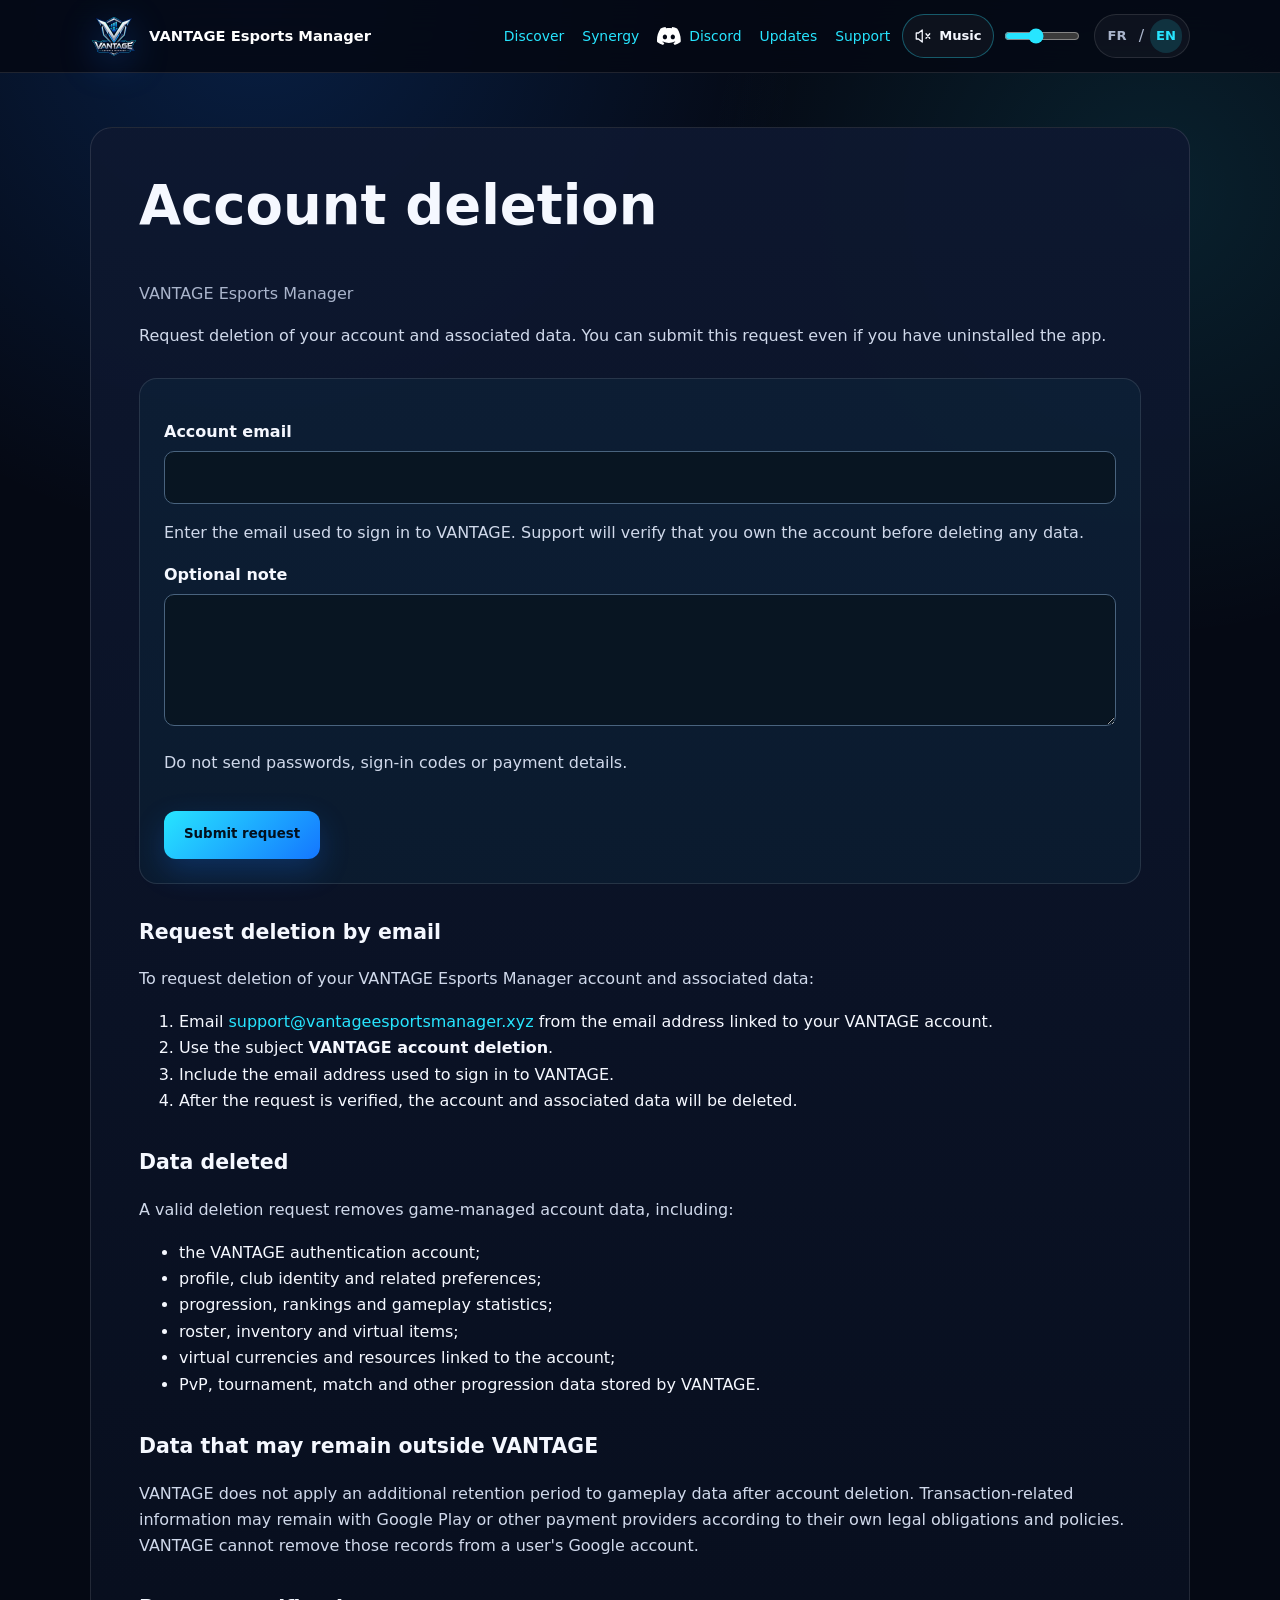
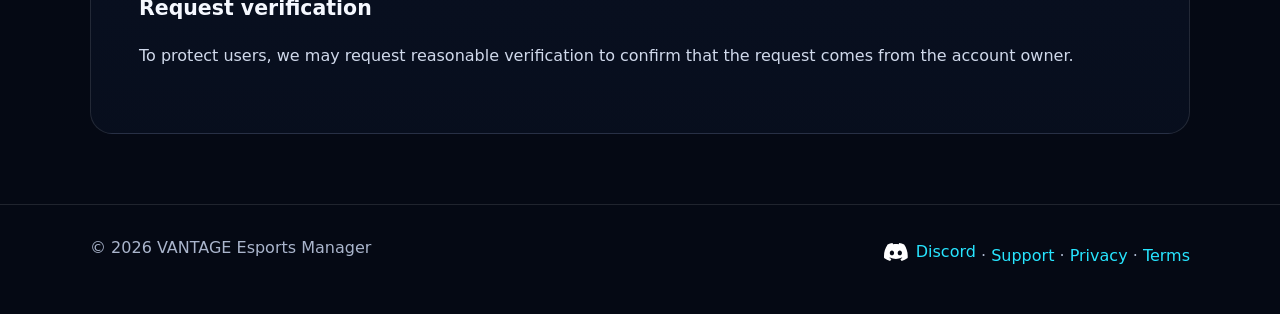
<file: delete-account/index.html>
<!doctype html>
<html lang="fr">
<head>
<meta charset="utf-8">
<meta name="viewport" content="width=device-width,initial-scale=1">
<title data-title-fr="Suppression de compte | VANTAGE Esports Manager" data-title-en="Account deletion | VANTAGE Esports Manager">Suppression de compte | VANTAGE Esports Manager</title>
<meta data-description-en="Request deletion of your VANTAGE Esports Manager account and associated data." name="description" content="Demander la suppression d'un compte VANTAGE Esports Manager et des données associées.">
<link rel="stylesheet" href="/assets/style.css?v=v400-20261009">
<script defer src="/assets/lang.js?v=211-20261003-academy"></script>
<script defer src="/assets/account-deletion.js?v=300-20261007"></script>
<style>.deletion-form{margin:28px 0;padding:24px;border:1px solid var(--line);border-radius:18px;background:rgba(39,229,255,.04)}.deletion-form label{display:block;margin:16px 0 6px;font-weight:700}.deletion-form input,.deletion-form textarea{width:100%;padding:12px;border-radius:10px;border:1px solid #49637e;background:#081522;color:var(--text);font:inherit}.deletion-form textarea{resize:vertical}.deletion-form button{border:0;margin-top:18px;cursor:pointer}.deletion-form button:disabled{opacity:.6;cursor:wait}.deletion-form .hp{position:absolute;width:1px;height:1px;padding:0;overflow:hidden;clip-path:inset(50%)}.deletion-status{margin-top:20px;padding:12px 16px;border-radius:12px;background:rgba(39,229,255,.08);overflow-wrap:anywhere}.deletion-status[data-state="error"],.deletion-status[data-state="invalid"]{background:rgba(255,110,110,.1)}.deletion-form :focus-visible{outline:2px solid var(--cyan);outline-offset:3px}</style>
<link rel="canonical" href="https://vantageesportsmanager.xyz/delete-account/">
<link rel="icon" href="/assets/vantage-logo.webp" type="image/webp">
<meta name="theme-color" content="#050914">
</head>
<body>
<a class="skip-link" href="#main-content"><span class="fr">Aller au contenu</span><span class="en">Skip to content</span></a>
<header><div class="wrap nav">
<a class="brand" href="/" aria-label="VANTAGE Esports Manager"><span class="vmark" aria-hidden="true"></span><span>VANTAGE Esports Manager</span></a>
<div class="nav-right">
<button class="menu-toggle" type="button" aria-expanded="false" aria-controls="site-navigation" aria-label="Menu"><svg width="20" height="20" viewBox="0 0 24 24" aria-hidden="true"><path d="M4 6h16M4 12h16M4 18h16" fill="none" stroke="currentColor" stroke-width="2" stroke-linecap="round"/></svg></button>
<nav id="site-navigation" class="primary-nav" aria-label="Navigation principale" data-label-fr="Navigation principale" data-label-en="Main navigation">
<a href="/discover/"><span class="fr">Découvrir</span><span class="en">Discover</span></a>
<a href="/synergy/"><span class="fr">Synergie</span><span class="en">Synergy</span></a>
<a href="/community/" class="discord-link"><img class="discord-logo" src="/assets/discord-symbol-white.svg" width="24" height="18" alt="" aria-hidden="true">Discord</a>
<a href="/updates/"><span class="fr">Mises à jour</span><span class="en">Updates</span></a>
<a href="/support/">Support</a>
</nav>
<div class="lang-switch" role="group" aria-label="Langue" data-label-fr="Langue" data-label-en="Language"><button type="button" data-lang="fr" aria-label="Français">FR</button><span aria-hidden="true">/</span><button type="button" data-lang="en" aria-label="English">EN</button></div>
</div></div></header>

<main id="main-content" tabindex="-1" class="wrap legal">
<section aria-labelledby="deletion-title">
<h1 id="deletion-title"><span class="fr">Suppression de compte</span><span class="en">Account deletion</span></h1>
<p class="meta">VANTAGE Esports Manager</p>
<p><span class="fr">Demande la suppression de ton compte et des données associées. Tu peux envoyer cette demande même si tu as désinstallé l’application.</span><span class="en">Request deletion of your account and associated data. You can submit this request even if you have uninstalled the app.</span></p>
<form id="account-deletion-form" class="deletion-form" action="https://rjpvppbfzymjsqoxncnn.supabase.co/functions/v1/account-deletion" method="post">
<label for="deletion-email"><span class="fr">Courriel du compte</span><span class="en">Account email</span></label>
<input id="deletion-email" name="email" type="email" required maxlength="320" autocomplete="email" autocapitalize="none" spellcheck="false" aria-describedby="deletion-email-help">
<p id="deletion-email-help"><span class="fr">Indique l’adresse utilisée pour te connecter à VANTAGE. Le support vérifiera que tu es le titulaire du compte avant toute suppression.</span><span class="en">Enter the email used to sign in to VANTAGE. Support will verify that you own the account before deleting any data.</span></p>
<label for="deletion-note"><span class="fr">Note facultative</span><span class="en">Optional note</span></label>
<textarea id="deletion-note" name="note" rows="4" maxlength="2000" aria-describedby="deletion-note-help"></textarea>
<p id="deletion-note-help"><span class="fr">N’envoie aucun mot de passe, code de connexion ou renseignement de paiement.</span><span class="en">Do not send passwords, sign-in codes or payment details.</span></p>
<div class="hp" aria-hidden="true"><label for="deletion-website">Website</label><input id="deletion-website" name="website" tabindex="-1" autocomplete="off"></div>
<button type="submit" class="primary-btn"><span class="fr">Envoyer la demande</span><span class="en">Submit request</span></button>
<div id="deletion-status" class="deletion-status" role="status" aria-live="polite" aria-atomic="true" hidden></div>
<noscript><p><span class="fr">Pour envoyer ta demande sans JavaScript, écris au support avec l’adresse liée à ton compte :</span><span class="en">To submit your request without JavaScript, email support from the address linked to your account:</span> <a href="mailto:support@vantageesportsmanager.xyz?subject=VANTAGE%20account%20deletion">support@vantageesportsmanager.xyz</a>.</p></noscript>
</form>
</section>

<section class="fr">

<h2>Demander la suppression par courriel</h2>
<p>Pour demander la suppression de ton compte VANTAGE Esports Manager et des données associées :</p>
<ol>
<li>Envoie un courriel à <a href="mailto:support@vantageesportsmanager.xyz?subject=Suppression%20de%20compte%20VANTAGE">support@vantageesportsmanager.xyz</a> à partir de l'adresse liée à ton compte VANTAGE.</li>
<li>Utilise comme objet : <strong>Suppression de compte VANTAGE</strong>.</li>
<li>Indique l'adresse courriel utilisée pour te connecter à VANTAGE.</li>
<li>Après vérification de la demande, le compte et les données associées seront supprimés.</li>
</ol>

<h2>Données supprimées</h2>
<p>Une demande valide entraîne la suppression des données du compte gérées par VANTAGE, notamment :</p>
<ul>
<li>le compte d'authentification VANTAGE;</li>
<li>le profil, le nom du club et les préférences associées;</li>
<li>la progression, les classements et les statistiques de jeu;</li>
<li>le roster, l'inventaire et les objets virtuels;</li>
<li>les monnaies et ressources virtuelles associées au compte;</li>
<li>les données PvP, tournois, matchs et autres données de progression stockées par VANTAGE.</li>
</ul>

<h2>Données pouvant être conservées hors de VANTAGE</h2>
<p>VANTAGE n'applique pas de période de conservation supplémentaire aux données de jeu après la suppression du compte. Certaines informations liées aux transactions peuvent toutefois rester conservées par Google Play ou d'autres fournisseurs de paiement conformément à leurs propres obligations et politiques. VANTAGE ne peut pas supprimer ces données du compte Google de l'utilisateur.</p>

<h2>Vérification de la demande</h2>
<p>Pour protéger les utilisateurs, nous pouvons demander une vérification raisonnable afin de confirmer que la demande provient bien du propriétaire du compte.</p>
</section>

<section class="en">

<h2>Request deletion by email</h2>
<p>To request deletion of your VANTAGE Esports Manager account and associated data:</p>
<ol>
<li>Email <a href="mailto:support@vantageesportsmanager.xyz?subject=VANTAGE%20account%20deletion">support@vantageesportsmanager.xyz</a> from the email address linked to your VANTAGE account.</li>
<li>Use the subject <strong>VANTAGE account deletion</strong>.</li>
<li>Include the email address used to sign in to VANTAGE.</li>
<li>After the request is verified, the account and associated data will be deleted.</li>
</ol>

<h2>Data deleted</h2>
<p>A valid deletion request removes game-managed account data, including:</p>
<ul>
<li>the VANTAGE authentication account;</li>
<li>profile, club identity and related preferences;</li>
<li>progression, rankings and gameplay statistics;</li>
<li>roster, inventory and virtual items;</li>
<li>virtual currencies and resources linked to the account;</li>
<li>PvP, tournament, match and other progression data stored by VANTAGE.</li>
</ul>

<h2>Data that may remain outside VANTAGE</h2>
<p>VANTAGE does not apply an additional retention period to gameplay data after account deletion. Transaction-related information may remain with Google Play or other payment providers according to their own legal obligations and policies. VANTAGE cannot remove those records from a user's Google account.</p>

<h2>Request verification</h2>
<p>To protect users, we may request reasonable verification to confirm that the request comes from the account owner.</p>
</section>
</main>

<footer><div class="wrap foot"><span>© 2026 VANTAGE Esports Manager</span><span><a href="/community/" class="discord-link"><img class="discord-logo" src="/assets/discord-symbol-white.svg" width="24" height="18" alt="" aria-hidden="true">Discord</a> · <a href="mailto:support@vantageesportsmanager.xyz">Support</a> · <a href="/privacy/"><span class="fr">Confidentialité</span><span class="en">Privacy</span></a> · <a href="/terms/"><span class="fr">Conditions</span><span class="en">Terms</span></a></span></div></footer>
</body>
</html>
</file>
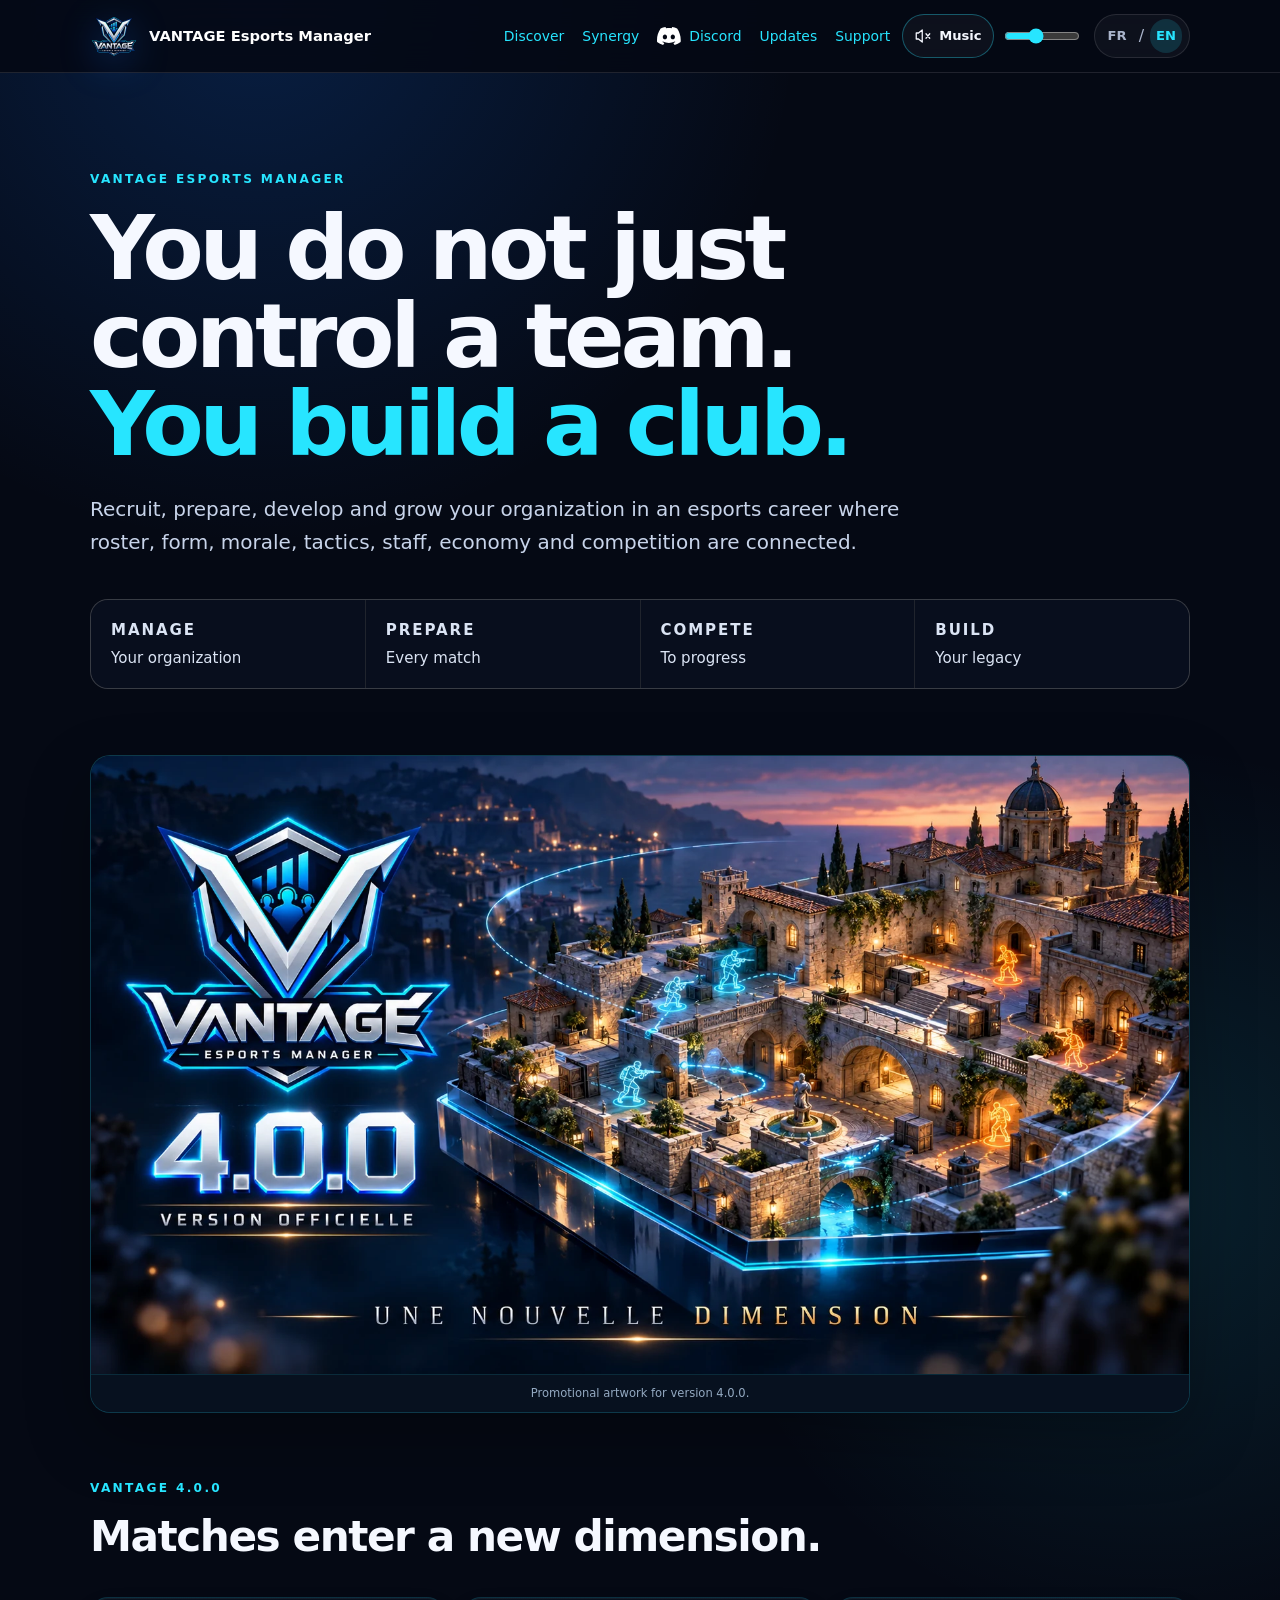
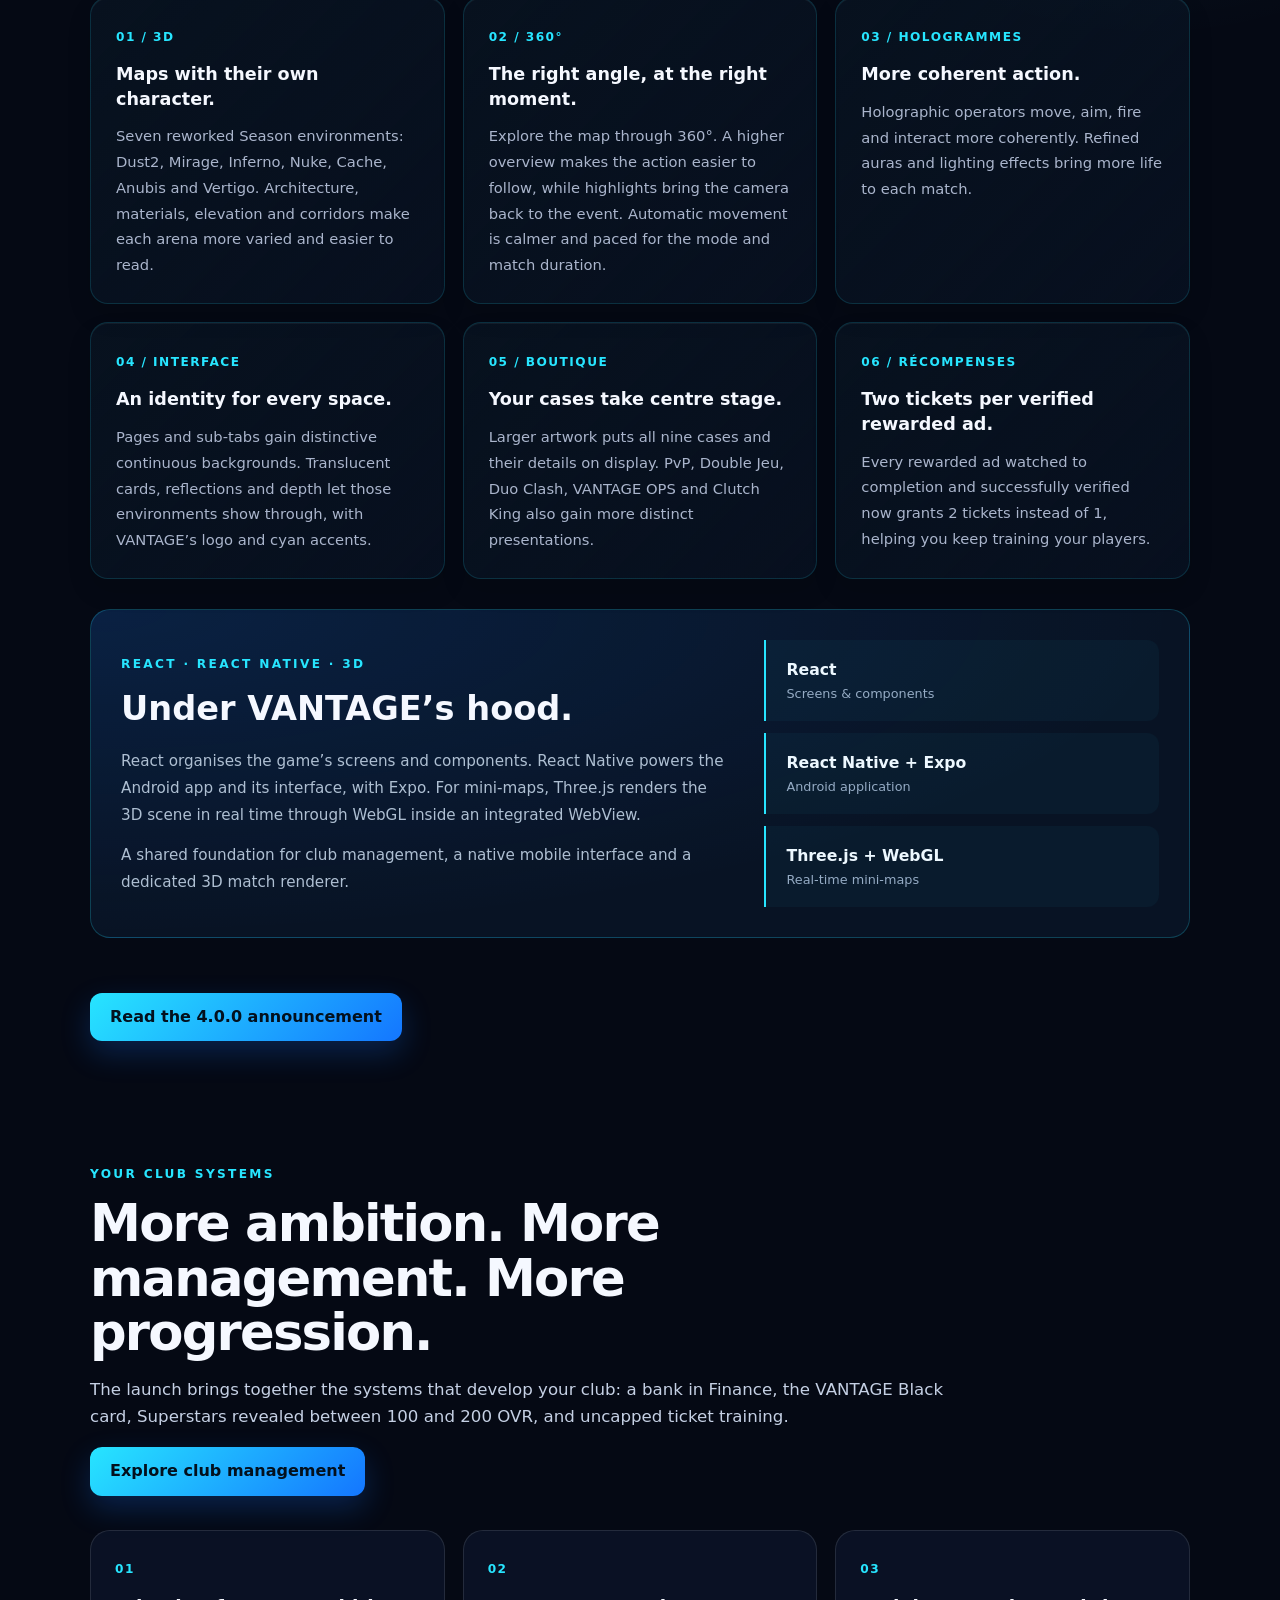
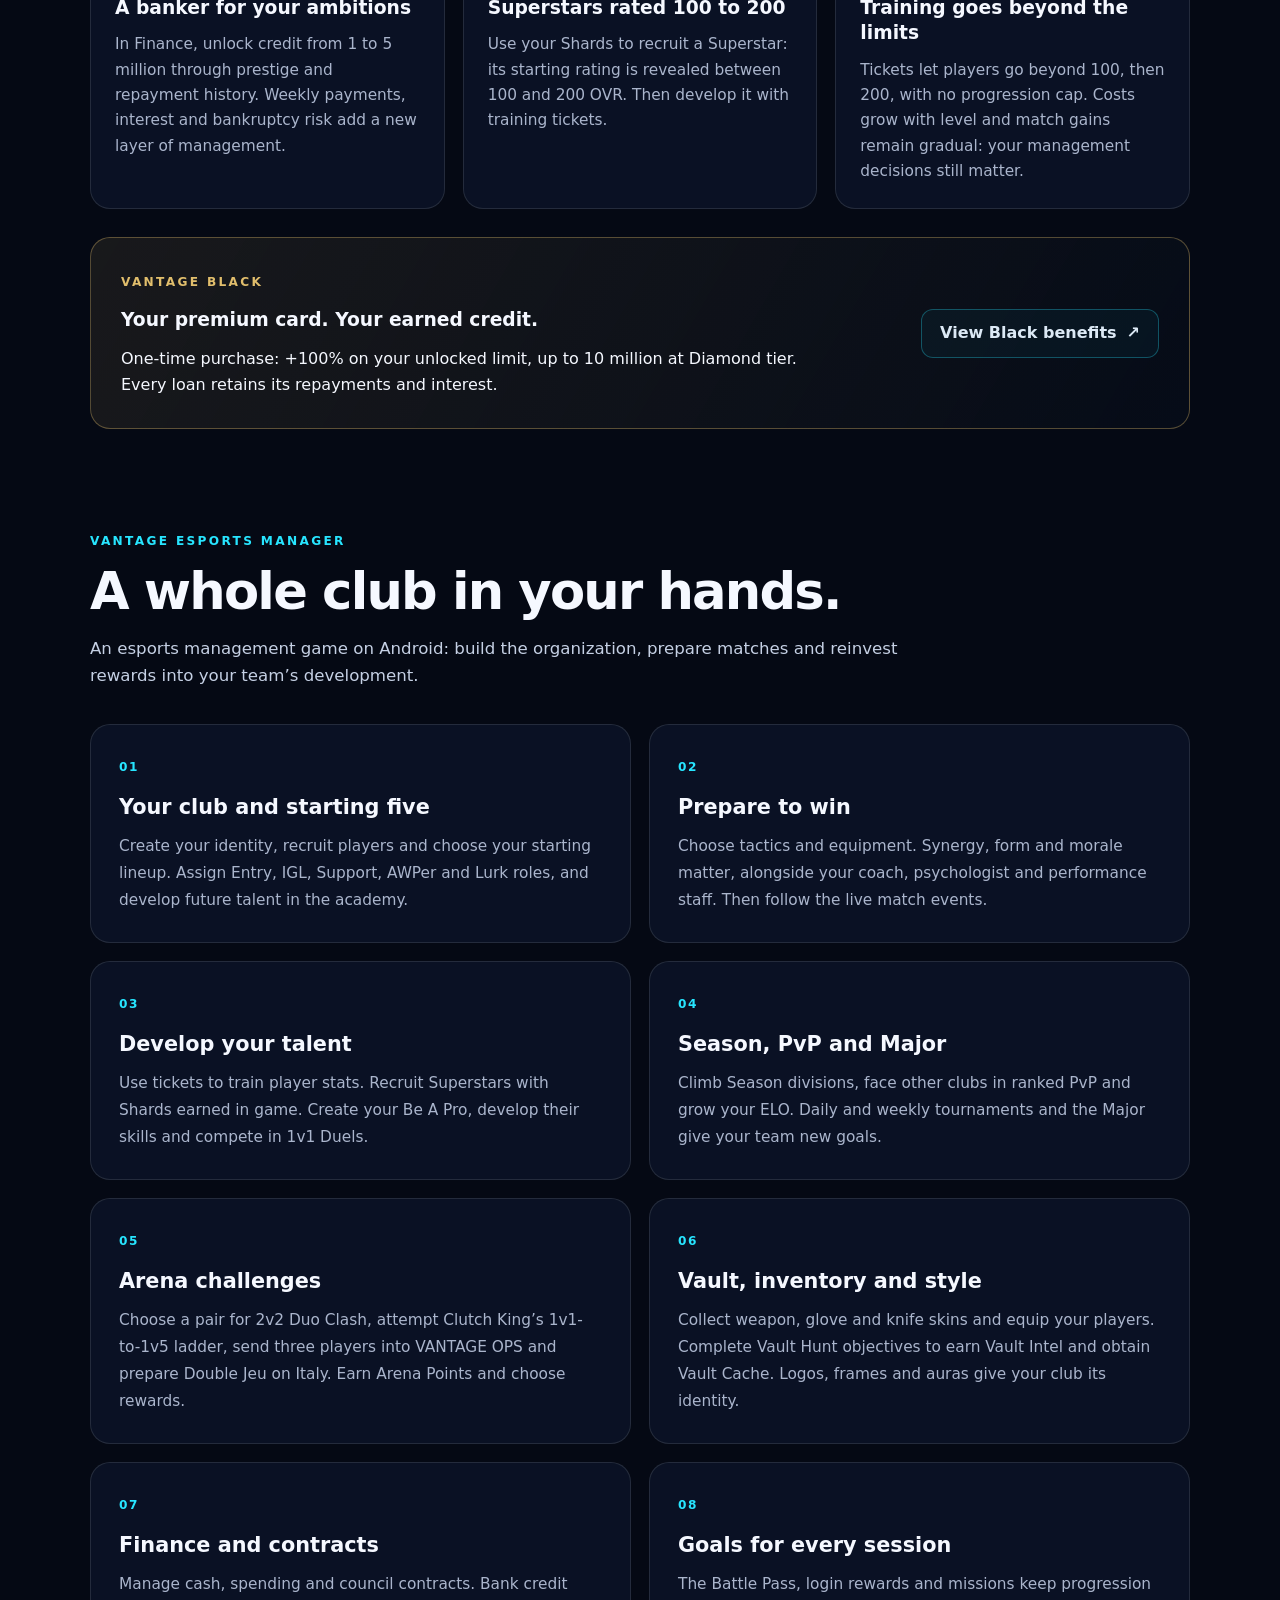
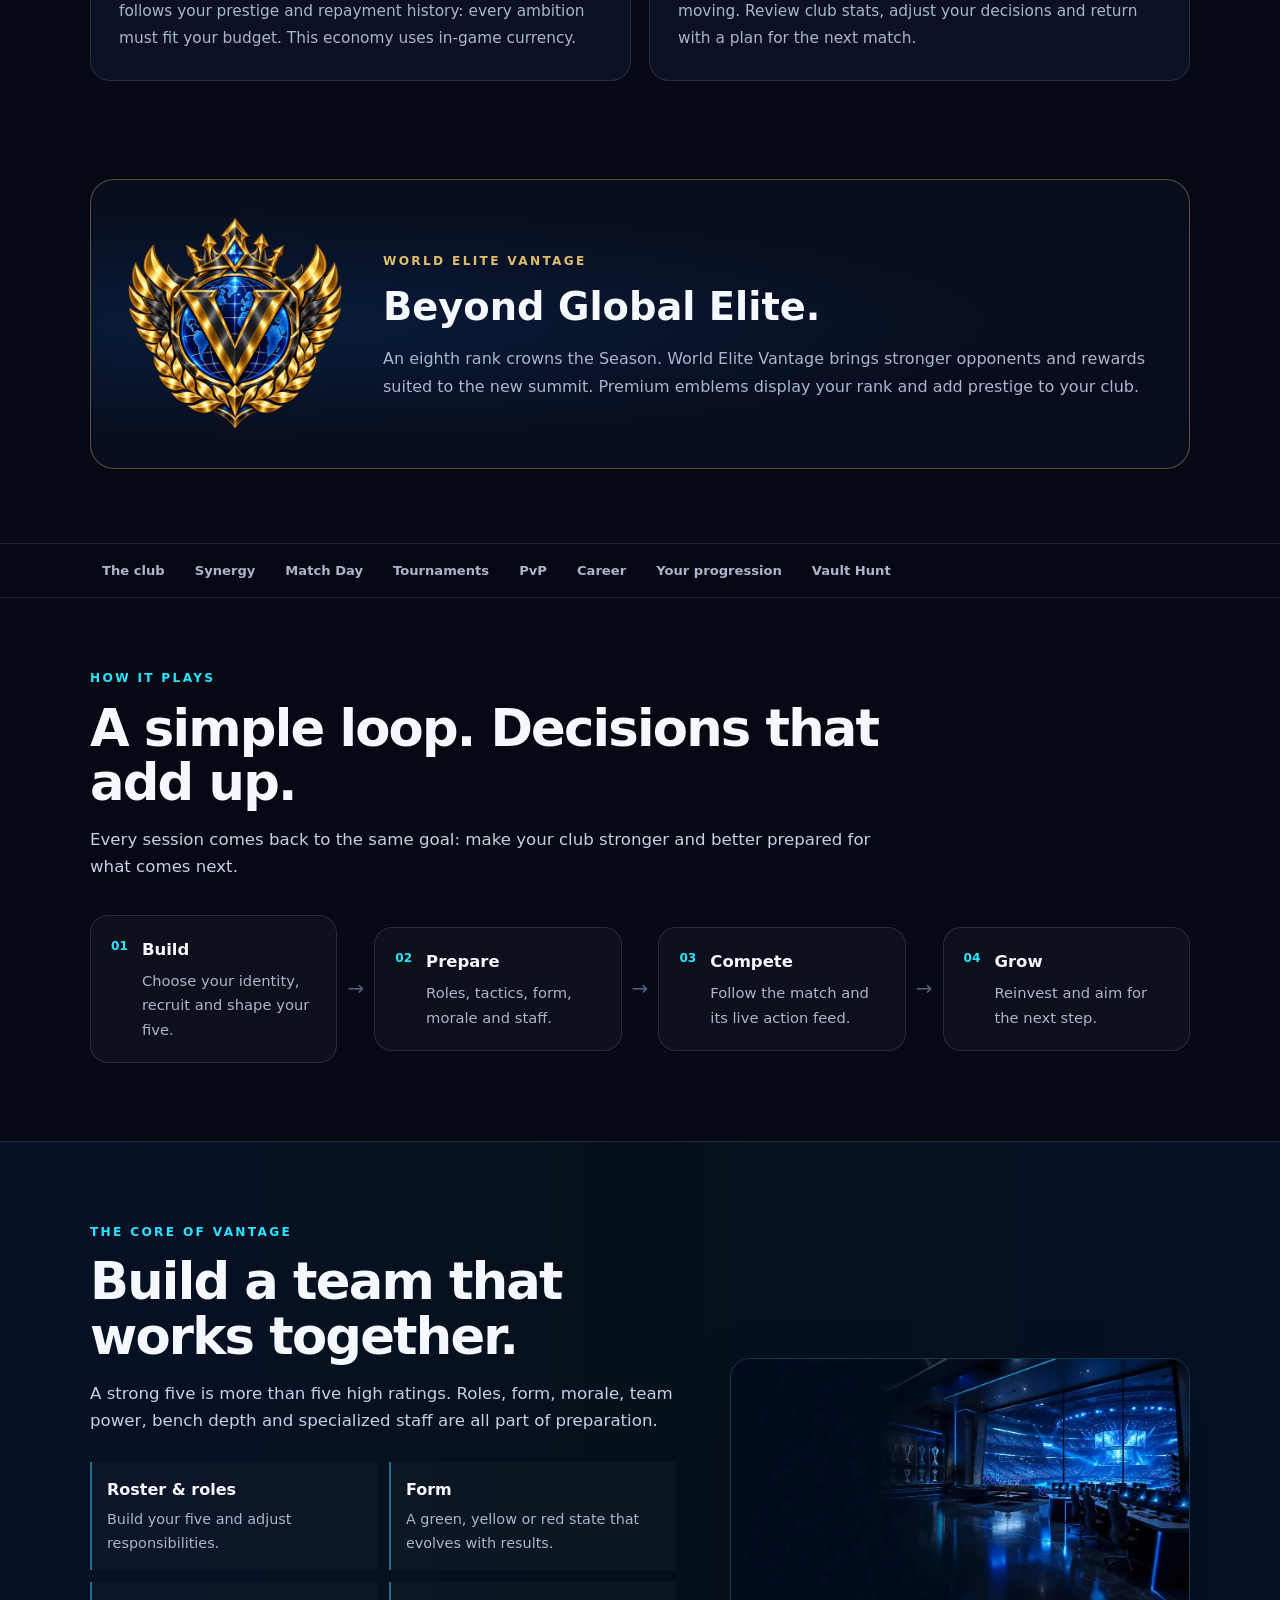
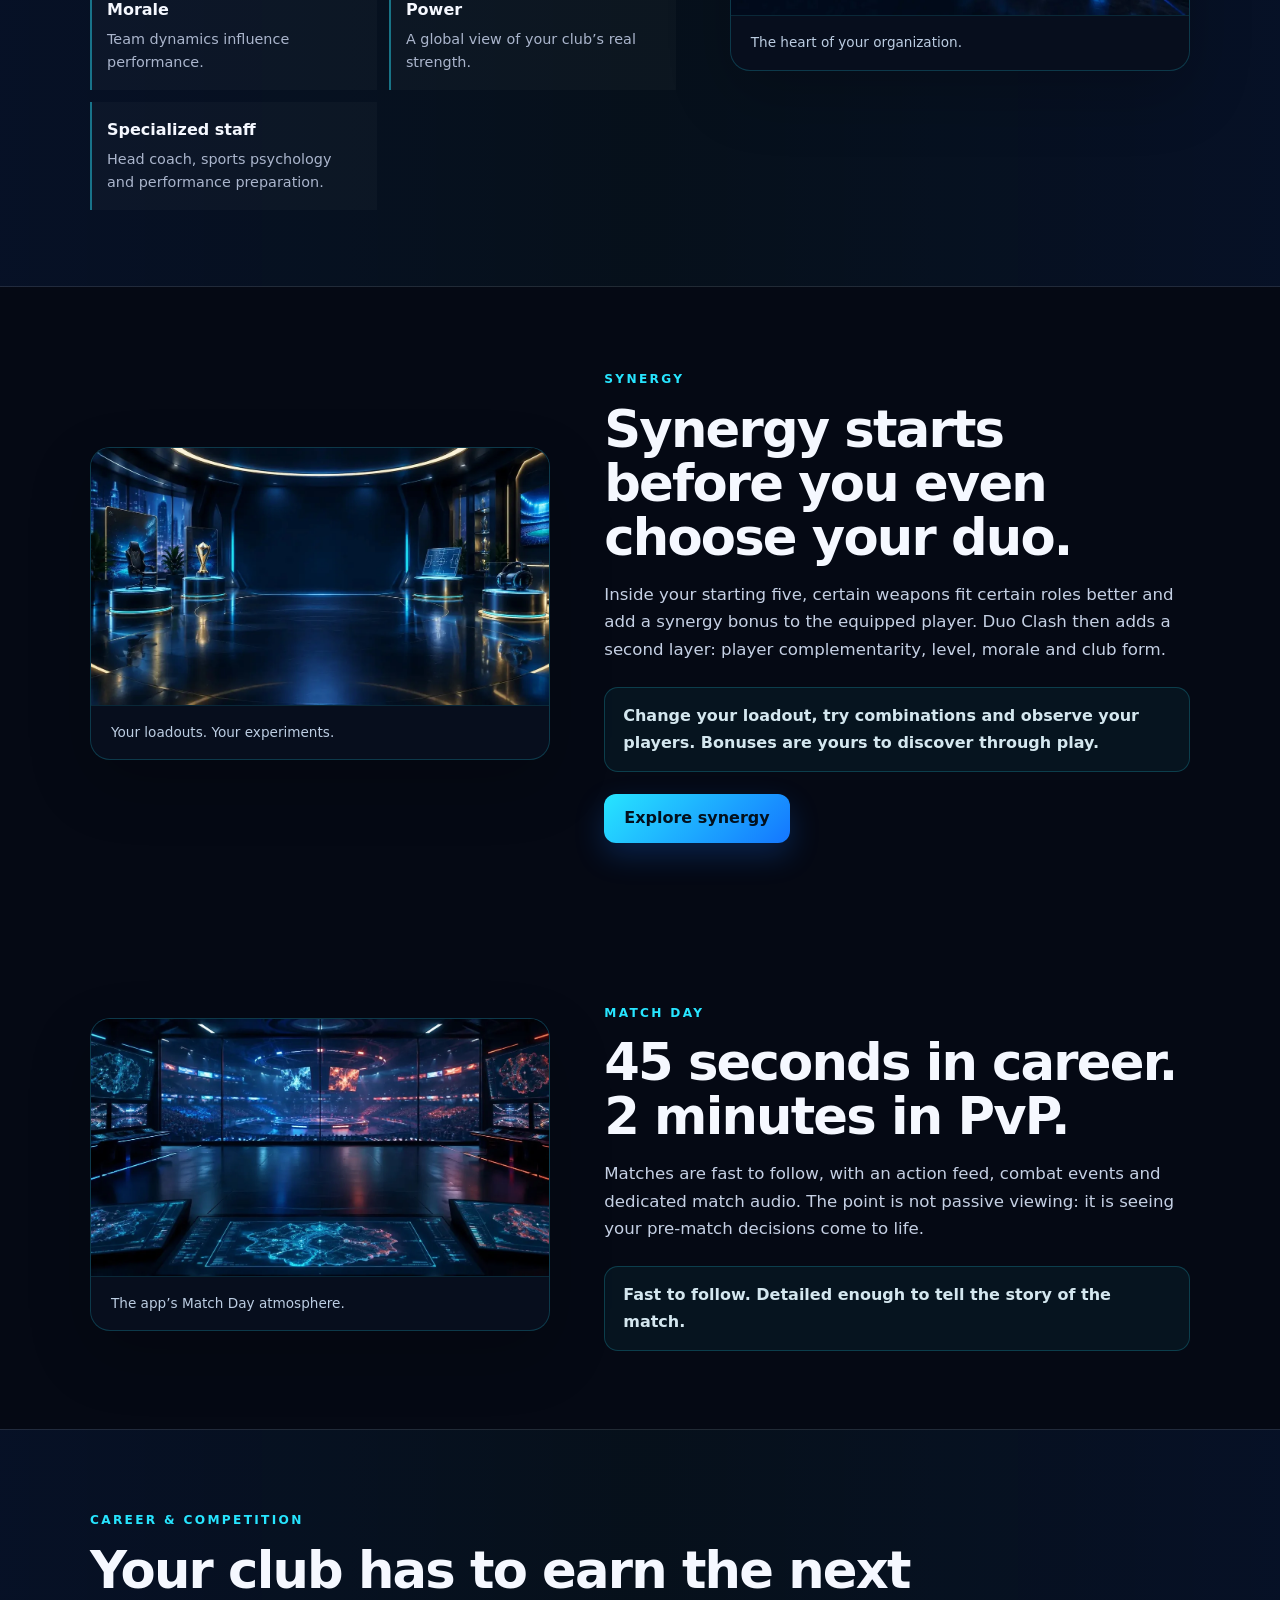
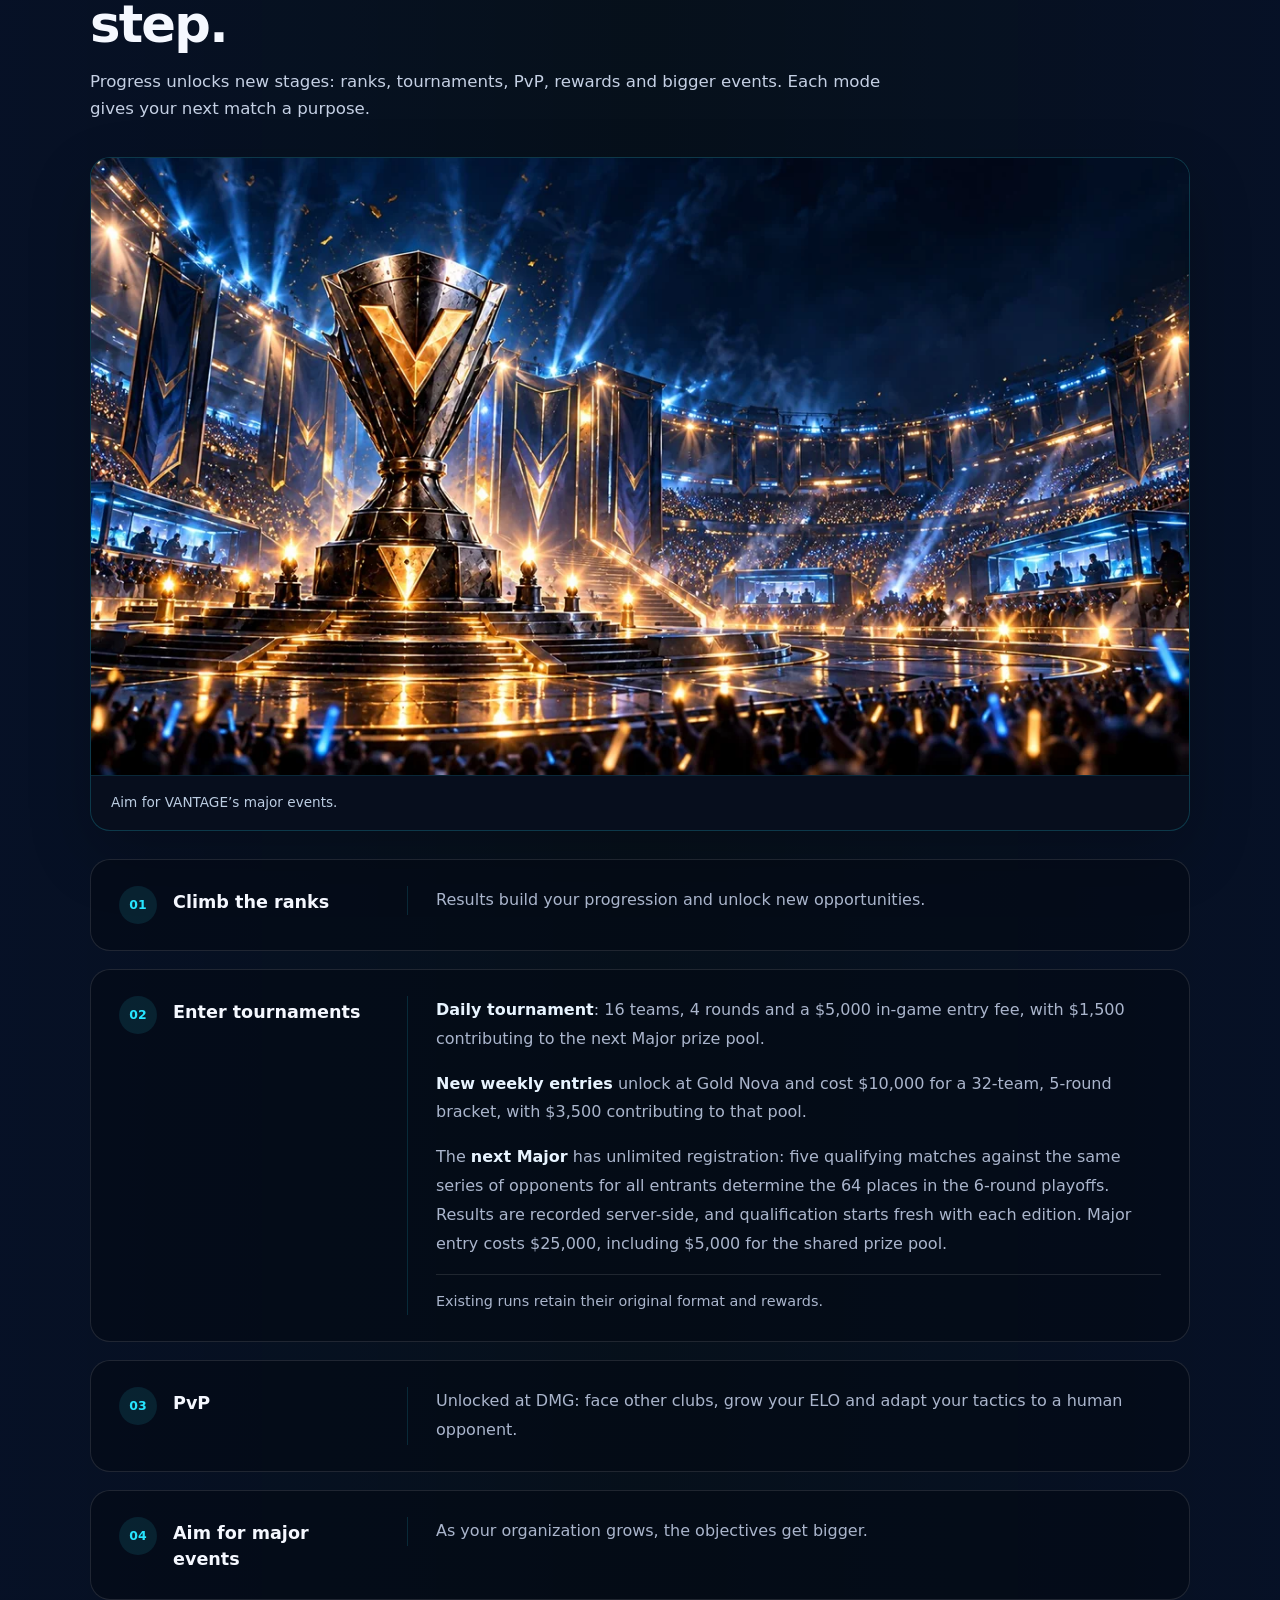
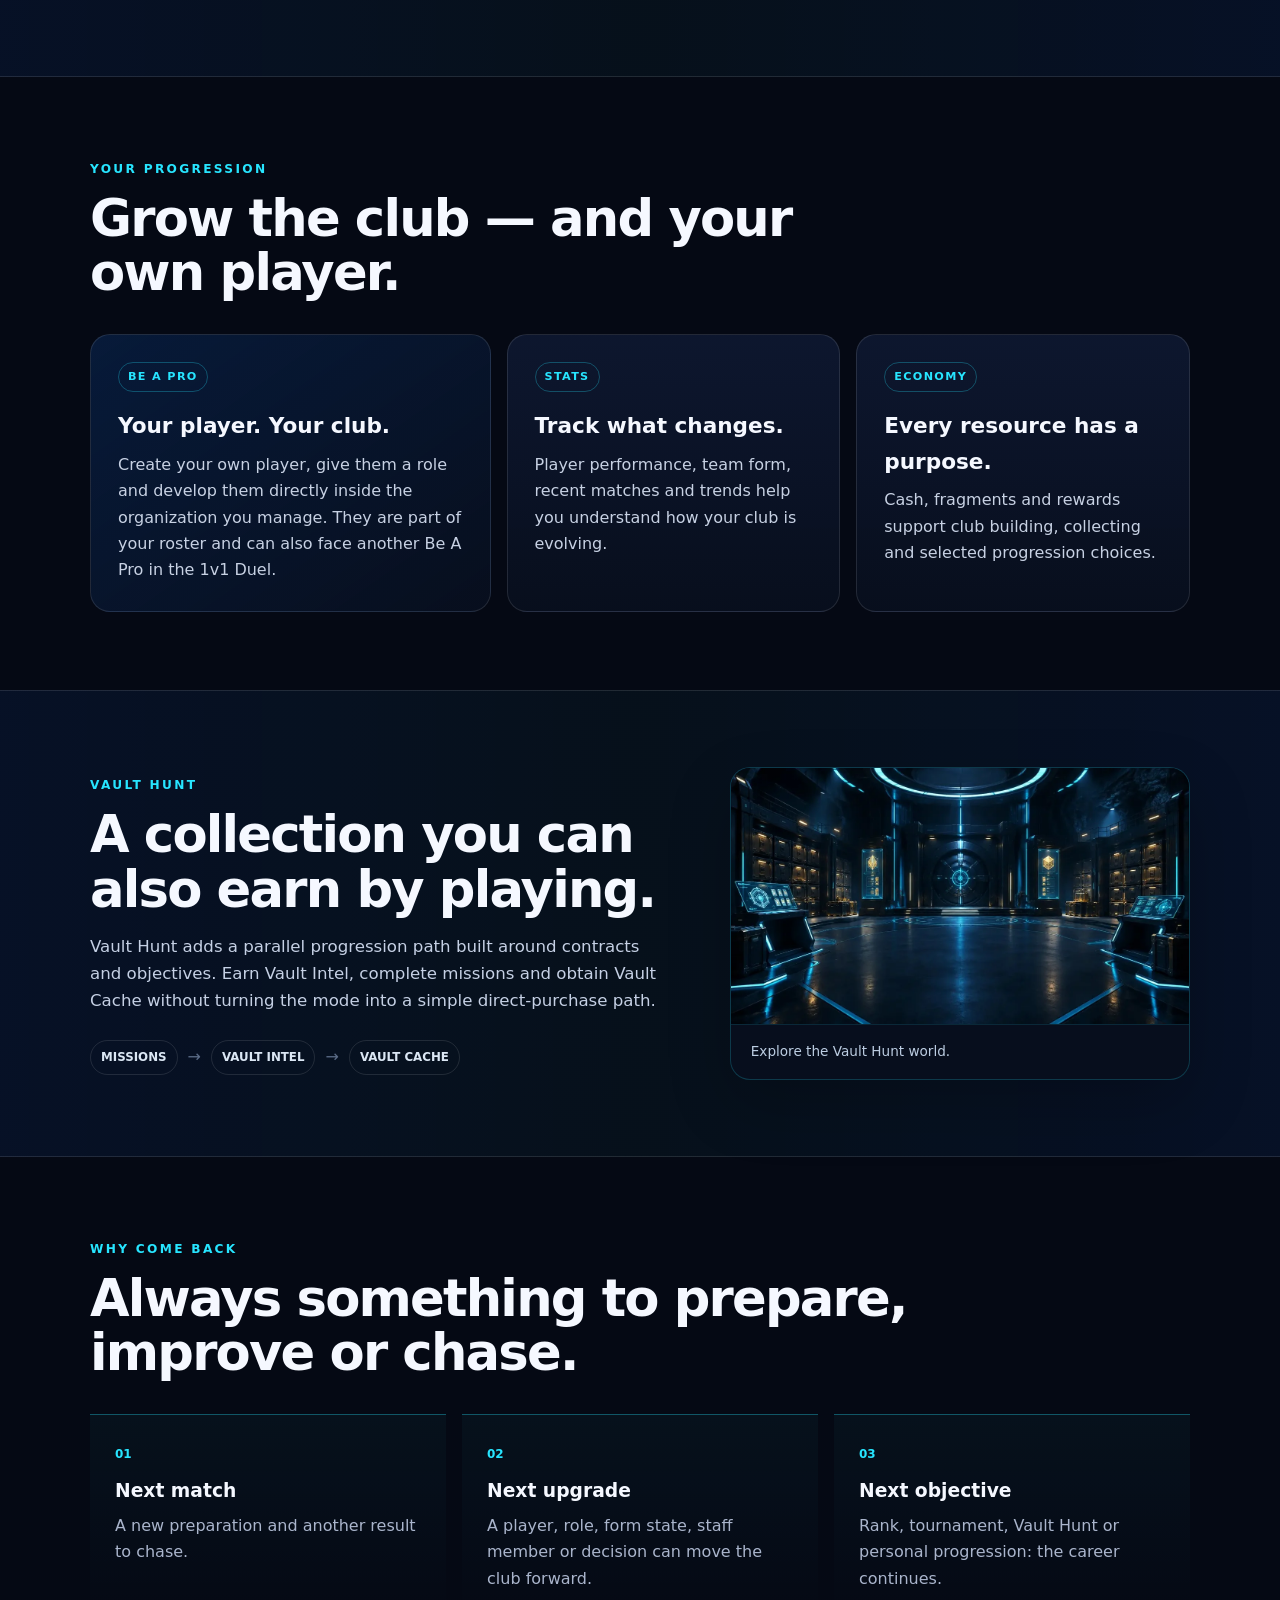
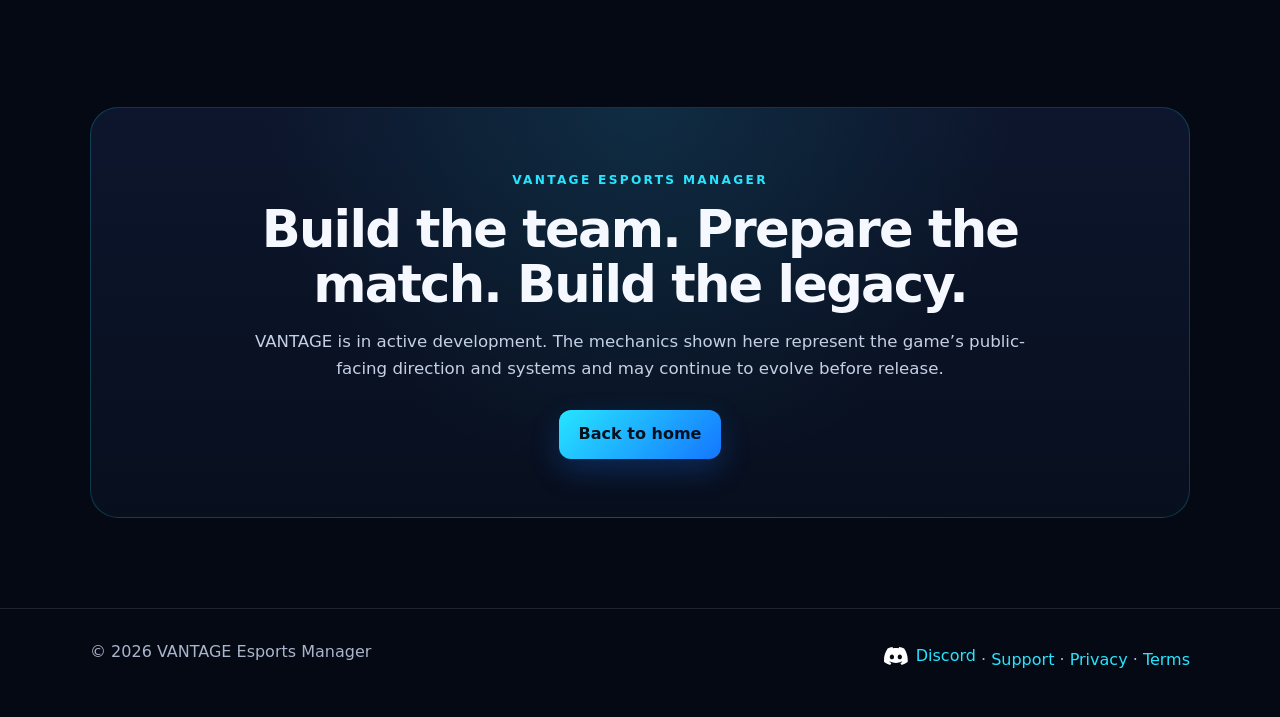
<file: discover/index.html>
<!doctype html>
<html lang="fr">
<head>
<meta charset="utf-8"><meta name="viewport" content="width=device-width,initial-scale=1">
<title data-title-fr="Découvrir VANTAGE 4.0.0 — Esports Manager" data-title-en="Discover VANTAGE 4.0.0 — Esports Manager">Découvrir VANTAGE 4.0.0 — Esports Manager</title>
<meta data-description-en="Explore club management, live matches, daily and weekly tournaments, PvP, Be A Pro and Vault Hunt in VANTAGE Esports Manager." name="description" content="Explore la gestion de club, la synergie, les matchs, les tournois, le PvP, Be a Pro et Vault Hunt dans VANTAGE Esports Manager.">
<link rel="canonical" href="https://vantageesportsmanager.xyz/discover/">
<meta property="og:title" content="Découvrir VANTAGE 4.0.0 — Esports Manager">
<meta property="og:description" content="Découvre VANTAGE 4.0.0 : cartes 3D distinctives, caméra 360°, hologrammes et auras améliorés, interface premium, boutique agrandie et 2 tickets par publicité récompensée validée.">
<meta property="og:type" content="website">
<meta property="og:url" content="https://vantageesportsmanager.xyz/discover/">
<meta property="og:image" content="https://vantageesportsmanager.xyz/assets/vantage-4-0-0.jpg">
<meta property="og:image:width" content="1672"><meta property="og:image:height" content="941"><meta property="og:image:alt" content="VANTAGE 4.0.0 — Une nouvelle dimension"><meta name="twitter:card" content="summary_large_image">
<meta name="theme-color" content="#050914">

<link rel="stylesheet" href="/assets/style.css?v=v400-20261009">
<script defer src="/assets/lang.js?v=211-20261003-academy"></script>
<link rel="icon" href="/assets/vantage-logo.webp" type="image/webp">
</head>
<body>
<a class="skip-link" href="#main-content"><span class="fr">Aller au contenu</span><span class="en">Skip to content</span></a>
<header><div class="wrap nav">
<a class="brand" href="/" aria-label="VANTAGE Esports Manager"><span class="vmark" aria-hidden="true"></span><span>VANTAGE Esports Manager</span></a>
<div class="nav-right">
<button class="menu-toggle" type="button" aria-expanded="false" aria-controls="site-navigation" aria-label="Menu"><svg width="20" height="20" viewBox="0 0 24 24" aria-hidden="true"><path d="M4 6h16M4 12h16M4 18h16" fill="none" stroke="currentColor" stroke-width="2" stroke-linecap="round"/></svg></button>
<nav id="site-navigation" class="primary-nav" aria-label="Navigation principale" data-label-fr="Navigation principale" data-label-en="Main navigation">
<a href="/discover/"><span class="fr">Découvrir</span><span class="en">Discover</span></a>
<a href="/synergy/"><span class="fr">Synergie</span><span class="en">Synergy</span></a>
<a href="/community/" class="discord-link"><img class="discord-logo" src="/assets/discord-symbol-white.svg" width="24" height="18" alt="" aria-hidden="true">Discord</a>
<a href="/updates/"><span class="fr">Mises à jour</span><span class="en">Updates</span></a>
<a href="/support/">Support</a>
</nav>
<div class="lang-switch" role="group" aria-label="Langue" data-label-fr="Langue" data-label-en="Language"><button type="button" data-lang="fr" aria-label="Français">FR</button><span aria-hidden="true">/</span><button type="button" data-lang="en" aria-label="English">EN</button></div>
</div></div></header>

<main id="main-content" tabindex="-1">
<section class="discover-hero wrap">
<div class="eyebrow">VANTAGE ESPORTS MANAGER</div>
<div class="fr">
<h1>Tu ne contrôles pas seulement une équipe.<br><span>Tu bâtis un club.</span></h1>
<p class="lead">Recrute, prépare, développe et fais progresser ton organisation dans une carrière esport où l’effectif, la forme, le moral, les tactiques, l’encadrement, l’économie et les compétitions sont liés.</p>
</div>
<div class="en">
<h1>You do not just control a team.<br><span>You build a club.</span></h1>
<p class="lead">Recruit, prepare, develop and grow your organization in an esports career where roster, form, morale, tactics, staff, economy and competition are connected.</p>
</div>
<div class="hero-proof">
<div><b><span class="fr">GÉRER</span><span class="en">MANAGE</span></b><span class="fr">Ton organisation</span><span class="en">Your organization</span></div>
<div><b><span class="fr">PRÉPARER</span><span class="en">PREPARE</span></b><span class="fr">Chaque match</span><span class="en">Every match</span></div>
<div><b><span class="fr">COMPÉTITION</span><span class="en">COMPETE</span></b><span class="fr">Pour progresser</span><span class="en">To progress</span></div>
<div><b><span class="fr">BÂTIR</span><span class="en">BUILD</span></b><span class="fr">Ton héritage</span><span class="en">Your legacy</span></div>
</div>
</section>
<figure class="app-visual launch-poster v4-poster"><img src="/assets/vantage-4-0-0.webp" width="1672" height="941" alt="VANTAGE 4.0.0 — affiche officielle avec le logo et une carte tactique 3D" data-alt-fr="VANTAGE 4.0.0 — affiche officielle avec le logo et une carte tactique 3D" data-alt-en="VANTAGE 4.0.0 — official poster with the logo and a 3D tactical map" fetchpriority="high" decoding="async"><figcaption><span class="fr">Visuel promotionnel de la version 4.0.0.</span><span class="en">Promotional artwork for version 4.0.0.</span></figcaption></figure>
<section class="wrap v4-overview" id="discover-400"><div class="section-heading"><span class="kicker">VANTAGE 4.0.0</span><h2><span class="fr">Le match prend une nouvelle dimension.</span><span class="en">Matches enter a new dimension.</span></h2></div><div class="v4-feature-grid"><article><span class="feature-index">01 / 3D</span><h3><span class="fr">Des cartes qui ont leur propre caractère.</span><span class="en">Maps with their own character.</span></h3><p><span class="fr">Sept environnements de Saison retravaillés : Dust2, Mirage, Inferno, Nuke, Cache, Anubis et Vertigo. Architecture, matériaux, relief et couloirs rendent les terrains plus variés et plus lisibles.</span><span class="en">Seven reworked Season environments: Dust2, Mirage, Inferno, Nuke, Cache, Anubis and Vertigo. Architecture, materials, elevation and corridors make each arena more varied and easier to read.</span></p></article><article><span class="feature-index">02 / 360°</span><h3><span class="fr">Le bon angle, au bon moment.</span><span class="en">The right angle, at the right moment.</span></h3><p><span class="fr">Explore la carte à 360°. La vue d’ensemble prend de la hauteur et les moments forts recentrent la caméra sur l’action. Les mouvements automatiques sont plus calmes et adaptés au mode ainsi qu’à la durée du match.</span><span class="en">Explore the map through 360°. A higher overview makes the action easier to follow, while highlights bring the camera back to the event. Automatic movement is calmer and paced for the mode and match duration.</span></p></article><article><span class="feature-index">03 / HOLOGRAMMES</span><h3><span class="fr">Des actions plus cohérentes.</span><span class="en">More coherent action.</span></h3><p><span class="fr">Déplacements, visée, tirs et interactions des opérateurs holographiques gagnent en cohérence. Les auras et les effets lumineux ont un rendu plus soigné pour donner davantage de vie au match.</span><span class="en">Holographic operators move, aim, fire and interact more coherently. Refined auras and lighting effects bring more life to each match.</span></p></article><article><span class="feature-index">04 / INTERFACE</span><h3><span class="fr">Une identité pour chaque espace.</span><span class="en">An identity for every space.</span></h3><p><span class="fr">Les pages et sous-onglets adoptent des décors continus distinctifs. Les cartes translucides, leurs reflets et leur relief laissent respirer les arrière-plans, avec le logo et les accents cyan de VANTAGE.</span><span class="en">Pages and sub-tabs gain distinctive continuous backgrounds. Translucent cards, reflections and depth let those environments show through, with VANTAGE’s logo and cyan accents.</span></p></article><article><span class="feature-index">05 / BOUTIQUE</span><h3><span class="fr">Tes caisses passent au premier plan.</span><span class="en">Your cases take centre stage.</span></h3><p><span class="fr">Les visuels des neuf caisses sont agrandis pour mieux montrer leurs détails. Les modes PvP, Double Jeu, Duo Clash, VANTAGE OPS et Clutch King disposent aussi d’une présentation plus différenciée.</span><span class="en">Larger artwork puts all nine cases and their details on display. PvP, Double Jeu, Duo Clash, VANTAGE OPS and Clutch King also gain more distinct presentations.</span></p></article><article><span class="feature-index">06 / RÉCOMPENSES</span><h3><span class="fr">Deux tickets par publicité validée.</span><span class="en">Two tickets per verified rewarded ad.</span></h3><p><span class="fr">Chaque publicité récompensée regardée jusqu’au bout et validée donne maintenant 2 tickets au lieu de 1, pour poursuivre l’entraînement de tes joueurs.</span><span class="en">Every rewarded ad watched to completion and successfully verified now grants 2 tickets instead of 1, helping you keep training your players.</span></p></article></div><section class="v4-engine" aria-labelledby="engine-title"><div><span class="kicker">REACT · REACT NATIVE · 3D</span><h2 id="engine-title"><span class="fr">Sous le capot de VANTAGE.</span><span class="en">Under VANTAGE’s hood.</span></h2><p><span class="fr">React organise les écrans et les composants du jeu. React Native porte l’application et son interface Android, avec Expo. Pour les mini-cartes, Three.js calcule la scène 3D en temps réel via WebGL dans une WebView intégrée.</span><span class="en">React organises the game’s screens and components. React Native powers the Android app and its interface, with Expo. For mini-maps, Three.js renders the 3D scene in real time through WebGL inside an integrated WebView.</span></p><p><span class="fr">Une base commune pour la gestion du club, une interface mobile native et un rendu 3D dédié aux matchs.</span><span class="en">A shared foundation for club management, a native mobile interface and a dedicated 3D match renderer.</span></p></div><div class="v4-engine-stack"><div><b>React</b><span><span class="fr">Écrans &amp; composants</span><span class="en">Screens &amp; components</span></span></div><div><b>React Native + Expo</b><span><span class="fr">Application Android</span><span class="en">Android application</span></span></div><div><b>Three.js + WebGL</b><span><span class="fr">Mini-cartes en temps réel</span><span class="en">Real-time mini-maps</span></span></div></div></section><a class="primary-btn" href="/updates/#version-4-0-0"><span class="fr">Voir l’annonce 4.0.0</span><span class="en">Read the 4.0.0 announcement</span></a></section><section class="wrap discover-section update-section launch-section" id="discover-300">
<div class="section-heading"><span class="kicker"><span class="fr">LES SYSTÈMES DE TON CLUB</span><span class="en">YOUR CLUB SYSTEMS</span></span><h2 class="fr">Plus d’ambition. Plus de gestion. Plus de progression.</h2><h2 class="en">More ambition. More management. More progression.</h2><p class="fr">Le lancement réunit les systèmes qui font progresser ton club : une banque dans Finance, la carte VANTAGE Black, des Superstars révélées entre 100 et 200 OVR et l’entraînement par tickets sans plafond.</p><p class="en">The launch brings together the systems that develop your club: a bank in Finance, the VANTAGE Black card, Superstars revealed between 100 and 200 OVR, and uncapped ticket training.</p><a class="primary-btn" href="/updates/"><span class="fr">Explorer la gestion du club</span><span class="en">Explore club management</span></a></div>
<div class="update-grid launch-grid">
<article><span class="feature-index">01</span><h3 class="fr">Un banquier pour tes ambitions</h3><h3 class="en">A banker for your ambitions</h3><p class="fr">Dans Finance, débloque de 1 à 5 millions de crédit selon ton prestige et tes remboursements. Des échéances hebdomadaires, des intérêts et un risque de faillite ajoutent une vraie dimension de gestion.</p><p class="en">In Finance, unlock credit from 1 to 5 million through prestige and repayment history. Weekly payments, interest and bankruptcy risk add a new layer of management.</p></article>
<article><span class="feature-index">02</span><h3 class="fr">Des Superstars entre 100 et 200</h3><h3 class="en">Superstars rated 100 to 200</h3><p class="fr">Utilise tes Éclats pour recruter une Superstar : sa note de départ est révélée entre 100 et 200 OVR. Puis développe-la avec tes tickets d’entraînement.</p><p class="en">Use your Shards to recruit a Superstar: its starting rating is revealed between 100 and 200 OVR. Then develop it with training tickets.</p></article>
<article><span class="feature-index">03</span><h3 class="fr">L’entraînement dépasse les limites</h3><h3 class="en">Training goes beyond the limits</h3><p class="fr">Les tickets permettent de dépasser 100, puis 200, sans plafond de progression. Les coûts augmentent avec le niveau et les gains en match restent progressifs : tes choix de manager comptent toujours.</p><p class="en">Tickets let players go beyond 100, then 200, with no progression cap. Costs grow with level and match gains remain gradual: your management decisions still matter.</p></article>
</div><div class="black-banner"><div><span class="kicker">VANTAGE BLACK</span><h3 class="fr">Ta carte premium. Ton crédit mérité.</h3><h3 class="en">Your premium card. Your earned credit.</h3><p class="fr">Achat permanent : +100 % sur ton plafond débloqué, jusqu’à 10 millions au palier Diamant. Chaque emprunt garde ses remboursements et ses intérêts.</p><p class="en">One-time purchase: +100% on your unlocked limit, up to 10 million at Diamond tier. Every loan retains its repayments and interest.</p></div><a class="secondary-btn" href="/updates/#black"><span class="fr">Voir les avantages Black</span><span class="en">View Black benefits</span><span aria-hidden="true">↗</span></a></div></section>
<section class="wrap discover-section public-systems" id="systems"><div class="section-heading"><span class="kicker">VANTAGE ESPORTS MANAGER</span><h2 class="fr">Tout un club entre tes mains.</h2><h2 class="en">A whole club in your hands.</h2><p class="fr">Un jeu de gestion esport sur Android : tu construis l’organisation, prépares les matchs et réinvestis tes récompenses dans la progression de ton équipe.</p><p class="en">An esports management game on Android: build the organization, prepare matches and reinvest rewards into your team’s development.</p></div><div class="update-grid public-systems-grid"><article><span class="feature-index">01</span><h3 class="fr">Le club et ton cinq</h3><h3 class="en">Your club and starting five</h3><p class="fr">Crée ton identité, recrute tes joueurs et compose ton équipe titulaire. Attribue les rôles Entry, IGL, Support, AWPer et Lurk ; prépare aussi ta relève dans le club école.</p><p class="en">Create your identity, recruit players and choose your starting lineup. Assign Entry, IGL, Support, AWPer and Lurk roles, and develop future talent in the academy.</p></article><article><span class="feature-index">02</span><h3 class="fr">Préparer la victoire</h3><h3 class="en">Prepare to win</h3><p class="fr">Choisis tes tactiques et tes équipements. La synergie, la forme et le moral comptent, tout comme le coach, le psychologue et le préparateur sportif. Suis ensuite les événements du match en direct.</p><p class="en">Choose tactics and equipment. Synergy, form and morale matter, alongside your coach, psychologist and performance staff. Then follow the live match events.</p></article><article><span class="feature-index">03</span><h3 class="fr">Développer tes talents</h3><h3 class="en">Develop your talent</h3><p class="fr">Utilise tes tickets pour entraîner les statistiques de tes joueurs. Recrute des Superstars avec les Éclats gagnés en jeu. Crée aussi ton Be A Pro, développe ses compétences et dispute des Duels 1v1.</p><p class="en">Use tickets to train player stats. Recruit Superstars with Shards earned in game. Create your Be A Pro, develop their skills and compete in 1v1 Duels.</p></article><article><span class="feature-index">04</span><h3 class="fr">Saison, PvP et Major</h3><h3 class="en">Season, PvP and Major</h3><p class="fr">Monte les divisions de la Saison, affronte d’autres clubs en PvP classé et fais évoluer ton ELO. Les tournois quotidiens, hebdomadaires et le Major donnent de nouveaux objectifs à ton équipe.</p><p class="en">Climb Season divisions, face other clubs in ranked PvP and grow your ELO. Daily and weekly tournaments and the Major give your team new goals.</p></article><article><span class="feature-index">05</span><h3 class="fr">Les défis de l’Arena</h3><h3 class="en">Arena challenges</h3><p class="fr">Choisis ton duo pour Duo Clash en 2v2, tente le parcours 1v1 à 1v5 de Clutch King, envoie trois joueurs dans VANTAGE OPS et prépare l’opération Double Jeu sur Italy. Gagne des Arena Points et choisis tes récompenses.</p><p class="en">Choose a pair for 2v2 Duo Clash, attempt Clutch King’s 1v1-to-1v5 ladder, send three players into VANTAGE OPS and prepare Double Jeu on Italy. Earn Arena Points and choose rewards.</p></article><article><span class="feature-index">06</span><h3 class="fr">Vault, inventaire et style</h3><h3 class="en">Vault, inventory and style</h3><p class="fr">Collectionne les skins d’armes, gants et couteaux, puis équipe tes joueurs. Dans Vault Hunt, remplis tes objectifs pour gagner du Vault Intel et obtenir des Vault Cache. Logos, cadres et auras donnent une identité à ton club.</p><p class="en">Collect weapon, glove and knife skins and equip your players. Complete Vault Hunt objectives to earn Vault Intel and obtain Vault Cache. Logos, frames and auras give your club its identity.</p></article><article><span class="feature-index">07</span><h3 class="fr">Finance et contrats</h3><h3 class="en">Finance and contracts</h3><p class="fr">Gère ta trésorerie, tes dépenses et les contrats du conseil. La banque propose un crédit selon ton prestige et ton historique de remboursement : chaque ambition doit aussi tenir dans ton budget. Toute cette économie utilise la monnaie du jeu.</p><p class="en">Manage cash, spending and council contracts. Bank credit follows your prestige and repayment history: every ambition must fit your budget. This economy uses in-game currency.</p></article><article><span class="feature-index">08</span><h3 class="fr">Des objectifs à chaque session</h3><h3 class="en">Goals for every session</h3><p class="fr">Le Battle Pass, les récompenses de connexion et les missions entretiennent ta progression. Consulte les statistiques de ton club, ajuste tes choix et reviens avec un plan pour le prochain match.</p><p class="en">The Battle Pass, login rewards and missions keep progression moving. Review club stats, adjust your decisions and return with a plan for the next match.</p></article></div></section>
<section class="wrap public-world" id="world-elite"><img src="/assets/app/world-elite.webp" width="512" height="512" alt="Emblème World Elite Vantage, noir, or et bleu" data-alt-fr="Emblème World Elite Vantage, noir, or et bleu" data-alt-en="World Elite Vantage emblem in black, gold and blue" loading="lazy" decoding="async"><div><span class="kicker">WORLD ELITE VANTAGE</span><h2 class="fr">Au-delà de Global Elite.</h2><h2 class="en">Beyond Global Elite.</h2><p class="fr">Un huitième rang couronne la Saison. World Elite Vantage t’oppose à des équipes encore plus fortes, avec des récompenses adaptées à ce nouveau sommet. Les emblèmes premium rendent ton rang visible et donnent du prestige à ton club.</p><p class="en">An eighth rank crowns the Season. World Elite Vantage brings stronger opponents and rewards suited to the new summit. Premium emblems display your rank and add prestige to your club.</p></div></section>
<nav class="discover-tabs" aria-label="Discover VANTAGE sections">
<div class="wrap">
<a href="#club"><span class="fr">Le club</span><span class="en">The club</span></a>
<a href="#synergy"><span class="fr">Synergie</span><span class="en">Synergy</span></a>
<a href="#match"><span>Match Day</span></a>
<a href="#tournaments"><span class="fr">Tournois</span><span class="en">Tournaments</span></a>
<a href="#pvp">PvP</a>
<a href="#career"><span class="fr">Carrière</span><span class="en">Career</span></a>
<a href="#identity"><span class="fr">Ta progression</span><span class="en">Your progression</span></a>
<a href="#vault"><span>Vault Hunt</span></a>
</div>
</nav>

<section class="wrap discover-section intro-section">
<div class="fr section-heading"><span class="kicker">COMMENT ÇA SE JOUE</span><h2>Une boucle simple. Des décisions qui s’accumulent.</h2><p>Chaque session te ramène au même objectif : rendre ton club plus fort et mieux préparé pour ce qui vient ensuite.</p></div>
<div class="en section-heading"><span class="kicker">HOW IT PLAYS</span><h2>A simple loop. Decisions that add up.</h2><p>Every session comes back to the same goal: make your club stronger and better prepared for what comes next.</p></div>
<div class="journey">
<div class="journey-step"><span>01</span><div><strong class="fr">Construire</strong><strong class="en">Build</strong><p class="fr">Choisis ton identité, recrute et forme ton cinq.</p><p class="en">Choose your identity, recruit and shape your five.</p></div></div>
<div class="journey-arrow">→</div>
<div class="journey-step"><span>02</span><div><strong class="fr">Préparer</strong><strong class="en">Prepare</strong><p class="fr">Rôles, tactiques, forme, moral et encadrement.</p><p class="en">Roles, tactics, form, morale and staff.</p></div></div>
<div class="journey-arrow">→</div>
<div class="journey-step"><span>03</span><div><strong class="fr">Jouer</strong><strong class="en">Compete</strong><p class="fr">Suis le match et son fil d’événements en direct.</p><p class="en">Follow the match and its live action feed.</p></div></div>
<div class="journey-arrow">→</div>
<div class="journey-step"><span>04</span><div><strong class="fr">Faire évoluer</strong><strong class="en">Grow</strong><p class="fr">Réinvestis et vise l’étape suivante.</p><p class="en">Reinvest and aim for the next step.</p></div></div>
</div>
</section>

<section id="club" class="wide-band feature-band">
<div class="wrap feature-layout">
<div class="feature-copy">
<div class="fr"><span class="kicker">LE CŒUR DE VANTAGE</span><h2>Construis une équipe qui fonctionne ensemble.</h2><p>Un bon cinq ne se résume pas à cinq grosses notes. Les rôles, la forme, le moral, la puissance de l’équipe, le banc et l’encadrement spécialisé font partie de la préparation.</p></div>
<div class="en"><span class="kicker">THE CORE OF VANTAGE</span><h2>Build a team that works together.</h2><p>A strong five is more than five high ratings. Roles, form, morale, team power, bench depth and specialized staff are all part of preparation.</p></div>
<div class="feature-points">
<div><b class="fr">Effectif & rôles</b><b class="en">Roster & roles</b><span class="fr">Compose ton cinq et ajuste les responsabilités.</span><span class="en">Build your five and adjust responsibilities.</span></div>
<div><b class="fr">Forme</b><b class="en">Form</b><span class="fr">Une dynamique verte, jaune ou rouge qui évolue avec les résultats.</span><span class="en">A green, yellow or red state that evolves with results.</span></div>
<div><b class="fr">Moral</b><b class="en">Morale</b><span class="fr">La dynamique humaine influence la performance.</span><span class="en">Team dynamics influence performance.</span></div>
<div><b>Power</b><span class="fr">Une lecture globale de la force réelle de ton club.</span><span class="en">A global view of your club’s real strength.</span></div>
<div><b class="fr">Encadrement spécialisé</b><b class="en">Specialized staff</b><span class="fr">Coach principal, psychologue sportif et préparateur sportif.</span><span class="en">Head coach, sports psychology and performance preparation.</span></div>
</div>
</div>
<figure class="app-visual "><img class="" src="/assets/app/club.webp" width="1200" height="671" alt="La salle du club VANTAGE" data-alt-fr="La salle du club VANTAGE" data-alt-en="The VANTAGE club room" loading="lazy" decoding="async"><figcaption><span class="fr">Le cœur de ton organisation.</span><span class="en">The heart of your organization.</span></figcaption></figure>
</div>
</section>

<section id="synergy" class="wrap discover-section">
<div class="feature-layout reverse">
<figure class="app-visual "><img class="" src="/assets/app/equipment.webp" width="1200" height="671" alt="L’univers équipement de VANTAGE" data-alt-fr="L’univers équipement de VANTAGE" data-alt-en="The VANTAGE equipment world" loading="lazy" decoding="async"><figcaption><span class="fr">Tes équipements. Tes expérimentations.</span><span class="en">Your loadouts. Your experiments.</span></figcaption></figure>
<div class="feature-copy">
<div class="fr"><span class="kicker">SYNERGIE</span><h2>La synergie commence avant même de choisir ton duo.</h2><p>Dans ton cinq, certaines armes correspondent mieux à certains rôles et ajoutent un bonus de synergie au joueur équipé. Ensuite, Duo Clash ajoute une deuxième couche : la complémentarité des deux joueurs, leur niveau, leur moral et la forme du club.</p></div>
<div class="en"><span class="kicker">SYNERGY</span><h2>Synergy starts before you even choose your duo.</h2><p>Inside your starting five, certain weapons fit certain roles better and add a synergy bonus to the equipped player. Duo Clash then adds a second layer: player complementarity, level, morale and club form.</p></div>
<div class="callout"><span class="fr">Change d’équipement, essaie des associations et observe tes joueurs. Les bonus restent à découvrir en jouant.</span><span class="en">Change your loadout, try combinations and observe your players. Bonuses are yours to discover through play.</span></div>
<div style="margin-top:22px"><a class="primary-btn" href="/synergy/"><span class="fr">Explorer la synergie</span><span class="en">Explore synergy</span></a></div>
</div>
</div>
</section>

<section id="match" class="wrap discover-section">
<div class="feature-layout reverse">
<figure class="app-visual "><img class="" src="/assets/app/match.webp" width="1200" height="671" alt="L’arène des matchs VANTAGE" data-alt-fr="L’arène des matchs VANTAGE" data-alt-en="The VANTAGE match arena" loading="lazy" decoding="async"><figcaption><span class="fr">L’ambiance Match Day de l’application.</span><span class="en">The app’s Match Day atmosphere.</span></figcaption></figure>
<div class="feature-copy">
<div class="fr"><span class="kicker">MATCH DAY</span><h2>45 secondes en carrière. 2 minutes en PvP.</h2><p>Les matchs sont rapides à suivre, avec un fil d’événements, des situations de jeu et une ambiance sonore dédiée. L’objectif n’est pas de regarder passivement : c’est de voir les choix faits avant le match prendre effet.</p></div>
<div class="en"><span class="kicker">MATCH DAY</span><h2>45 seconds in career. 2 minutes in PvP.</h2><p>Matches are fast to follow, with an action feed, combat events and dedicated match audio. The point is not passive viewing: it is seeing your pre-match decisions come to life.</p></div>
<div class="callout"><span class="fr">Rapide à suivre. Assez détaillé pour raconter le match.</span><span class="en">Fast to follow. Detailed enough to tell the story of the match.</span></div>
</div>
</div>
</section>

<section id="career" class="wide-band career-band">
<div class="wrap">
<div class="fr section-heading"><span class="kicker">CARRIÈRE & COMPÉTITION</span><h2>Ton club doit gagner le droit d’aller plus loin.</h2><p>La progression ouvre de nouvelles étapes : rangs, tournois, PvP, récompenses et événements plus importants. Chaque mode donne un nouvel objectif au prochain match.</p></div>
<div class="en section-heading"><span class="kicker">CAREER & COMPETITION</span><h2>Your club has to earn the next step.</h2><p>Progress unlocks new stages: ranks, tournaments, PvP, rewards and bigger events. Each mode gives your next match a purpose.</p></div>
<figure class="app-visual career-visual"><img class="" src="/assets/app/major.webp" width="1200" height="675" alt="Le trophée du Major VANTAGE" data-alt-fr="Le trophée du Major VANTAGE" data-alt-en="The VANTAGE Major trophy" loading="lazy" decoding="async"><figcaption><span class="fr">Vise les grands rendez-vous de VANTAGE.</span><span class="en">Aim for VANTAGE’s major events.</span></figcaption></figure>
<div class="career-road">
<article class="road-card">
  <div class="road-card-heading"><span>01</span><h3 class="fr">Monter les rangs</h3><h3 class="en">Climb the ranks</h3></div>
  <div class="road-card-copy"><p class="fr">Les résultats construisent ta progression et débloquent de nouvelles possibilités.</p><p class="en">Results build your progression and unlock new opportunities.</p></div>
</article>
<article id="tournaments" class="road-card">
  <div class="road-card-heading"><span>02</span><h3 class="fr">Entrer en tournoi</h3><h3 class="en">Enter tournaments</h3></div>
  <div class="road-card-copy">
    <p class="fr"><strong>Tournoi quotidien</strong> : 16 équipes, 4 rondes et inscription de 5 000 $ de jeu, dont 1 500 $ contribuent à la cagnotte du prochain Major.</p>
    <p class="en"><strong>Daily tournament</strong>: 16 teams, 4 rounds and a $5,000 in-game entry fee, with $1,500 contributing to the next Major prize pool.</p>
    <p class="fr">Les <strong>nouvelles inscriptions hebdomadaires</strong>, débloquées à Gold Nova, coûtent 10 000 $ pour un tableau à 32 équipes sur 5 rondes, dont 3 500 $ contribuent à cette cagnotte.</p>
    <p class="en"><strong>New weekly entries</strong> unlock at Gold Nova and cost $10,000 for a 32-team, 5-round bracket, with $3,500 contributing to that pool.</p>
    <p class="fr">Le <strong>prochain Major</strong> accepte les inscriptions sans limite : cinq matchs de qualification, avec la même série d’adversaires pour tous les inscrits, déterminent les 64 places pour les playoffs en 6 rondes. Les résultats sont enregistrés côté serveur et les qualifications repartent à zéro à chaque nouvelle édition. L’entrée du Major coûte 25 000 $, dont 5 000 $ inclus pour la cagnotte commune.</p>
    <p class="en">The <strong>next Major</strong> has unlimited registration: five qualifying matches against the same series of opponents for all entrants determine the 64 places in the 6-round playoffs. Results are recorded server-side, and qualification starts fresh with each edition. Major entry costs $25,000, including $5,000 for the shared prize pool.</p>
    <p class="fr road-card-note">Les anciens parcours conservent leur format et leurs récompenses.</p>
    <p class="en road-card-note">Existing runs retain their original format and rewards.</p>
  </div>
</article>
<article id="pvp" class="road-card">
  <div class="road-card-heading"><span>03</span><h3>PvP</h3></div>
  <div class="road-card-copy"><p class="fr">Débloqué à DMG : affronte d’autres clubs, fais évoluer ton ELO et adapte tes tactiques à un adversaire humain.</p><p class="en">Unlocked at DMG: face other clubs, grow your ELO and adapt your tactics to a human opponent.</p></div>
</article>
<article class="road-card">
  <div class="road-card-heading"><span>04</span><h3 class="fr">Viser les grands événements</h3><h3 class="en">Aim for major events</h3></div>
  <div class="road-card-copy"><p class="fr">Plus ton organisation progresse, plus les objectifs deviennent importants.</p><p class="en">As your organization grows, the objectives get bigger.</p></div>
</article>
</div>
</div>
</section>

<section id="identity" class="wrap discover-section">
<div class="fr section-heading"><span class="kicker">TA PROGRESSION</span><h2>Fais évoluer le club et ton propre joueur.</h2></div>
<div class="en section-heading"><span class="kicker">YOUR PROGRESSION</span><h2>Grow the club — and your own player.</h2></div>
<div class="spotlight-grid">
<article class="spotlight-card">
<span class="spotlight-tag">BE A PRO</span>
<div class="fr"><h3>Ton joueur. Ton club.</h3><p>Crée ton propre joueur, donne-lui un rôle et fais-le évoluer directement dans l’organisation que tu diriges. Il fait partie de ton effectif et peut aussi affronter un autre Be A Pro dans le Duel 1v1.</p></div>
<div class="en"><h3>Your player. Your club.</h3><p>Create your own player, give them a role and develop them directly inside the organization you manage. They are part of your roster and can also face another Be A Pro in the 1v1 Duel.</p></div>
</article>
<article class="spotlight-card">
<span class="spotlight-tag">STATS</span>
<div class="fr"><h3>Suis ce qui change.</h3><p>Performances des joueurs, forme de l’équipe, matchs récents et tendances servent à comprendre l’évolution de ton club.</p></div>
<div class="en"><h3>Track what changes.</h3><p>Player performance, team form, recent matches and trends help you understand how your club is evolving.</p></div>
</article>
<article class="spotlight-card">
<span class="spotlight-tag">ECONOMY</span>
<div class="fr"><h3>Chaque ressource a une utilité.</h3><p>Argent, fragments et récompenses soutiennent la construction du club, la collection et certains choix de progression.</p></div>
<div class="en"><h3>Every resource has a purpose.</h3><p>Cash, fragments and rewards support club building, collecting and selected progression choices.</p></div>
</article>
</div>
</section>

<section id="vault" class="wide-band vault-showcase">
<div class="wrap feature-layout">
<div class="feature-copy">
<div class="fr"><span class="kicker">VAULT HUNT</span><h2>Une collection qui peut aussi se gagner en jouant.</h2><p>Vault Hunt ajoute une progression parallèle basée sur des contrats et objectifs. Tu accumules du Vault Intel, complètes des missions et obtiens des Vault Cache sans transformer le mode en simple achat direct.</p></div>
<div class="en"><span class="kicker">VAULT HUNT</span><h2>A collection you can also earn by playing.</h2><p>Vault Hunt adds a parallel progression path built around contracts and objectives. Earn Vault Intel, complete missions and obtain Vault Cache without turning the mode into a simple direct-purchase path.</p></div>
<div class="vault-flow">
<span>MISSIONS</span><i>→</i><span>VAULT INTEL</span><i>→</i><span>VAULT CACHE</span>
</div>
</div>
<figure class="app-visual "><img class="" src="/assets/app/vault.webp" width="1200" height="671" alt="La salle Vault Hunt de VANTAGE" data-alt-fr="La salle Vault Hunt de VANTAGE" data-alt-en="The VANTAGE Vault Hunt room" loading="lazy" decoding="async"><figcaption><span class="fr">Explore l’univers Vault Hunt.</span><span class="en">Explore the Vault Hunt world.</span></figcaption></figure>
</div>
</section>

<section class="wrap discover-section why-section">
<div class="fr section-heading"><span class="kicker">POURQUOI REVENIR</span><h2>Toujours quelque chose à préparer, améliorer ou poursuivre.</h2></div>
<div class="en section-heading"><span class="kicker">WHY COME BACK</span><h2>Always something to prepare, improve or chase.</h2></div>
<div class="why-grid">
<div><b>01</b><h3 class="fr">Prochain match</h3><h3 class="en">Next match</h3><p class="fr">Une nouvelle préparation, un nouveau résultat à aller chercher.</p><p class="en">A new preparation and another result to chase.</p></div>
<div><b>02</b><h3 class="fr">Prochaine amélioration</h3><h3 class="en">Next upgrade</h3><p class="fr">Un joueur, un rôle, la forme, un membre du staff ou une décision peut faire évoluer le club.</p><p class="en">A player, role, form state, staff member or decision can move the club forward.</p></div>
<div><b>03</b><h3 class="fr">Prochain objectif</h3><h3 class="en">Next objective</h3><p class="fr">Rang, tournoi, Vault Hunt ou progression personnelle : la carrière continue.</p><p class="en">Rank, tournament, Vault Hunt or personal progression: the career continues.</p></div>
</div>
</section>

<section class="final-pitch">
<div class="wrap final-card">
<div class="fr"><span class="kicker">VANTAGE ESPORTS MANAGER</span><h2>Bâtis l’équipe. Prépare le match. Construis l’héritage.</h2><p>VANTAGE est en développement actif. Les mécaniques présentées ici reflètent l’orientation et les fonctionnalités publiques du jeu et peuvent continuer d’évoluer avant la sortie.</p></div>
<div class="en"><span class="kicker">VANTAGE ESPORTS MANAGER</span><h2>Build the team. Prepare the match. Build the legacy.</h2><p>VANTAGE is in active development. The mechanics shown here represent the game’s public-facing direction and systems and may continue to evolve before release.</p></div>
<div class="final-actions"><a class="primary-btn" href="/"><span class="fr">Retour à l’accueil</span><span class="en">Back to home</span></a></div>

</div>
</section>
</main>

<footer><div class="wrap foot"><span>© 2026 VANTAGE Esports Manager</span><span><a href="/community/" class="discord-link"><img class="discord-logo" src="/assets/discord-symbol-white.svg" width="24" height="18" alt="" aria-hidden="true">Discord</a> · <a href="/support/">Support</a> · <a href="/privacy/"><span class="fr">Confidentialité</span><span class="en">Privacy</span></a> · <a href="/terms/"><span class="fr">Conditions</span><span class="en">Terms</span></a></span></div></footer>
</body></html>
</file>
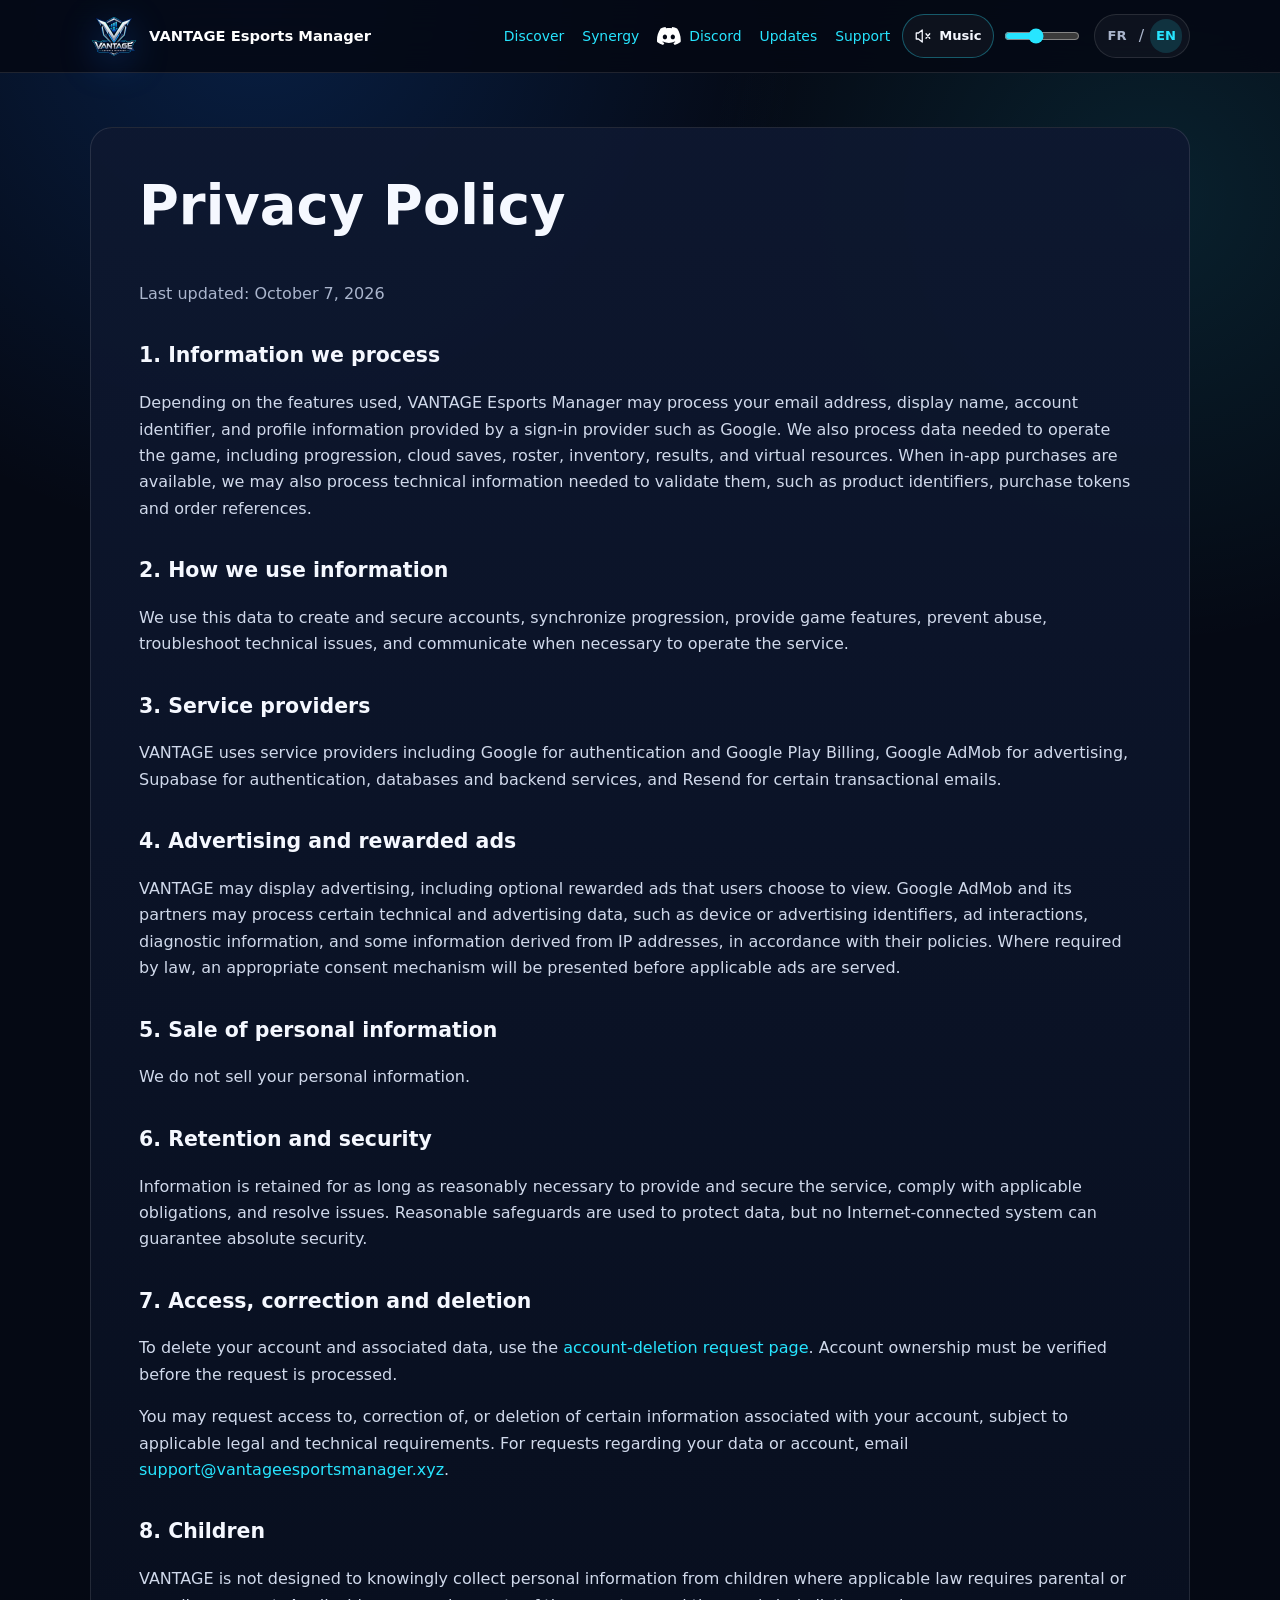
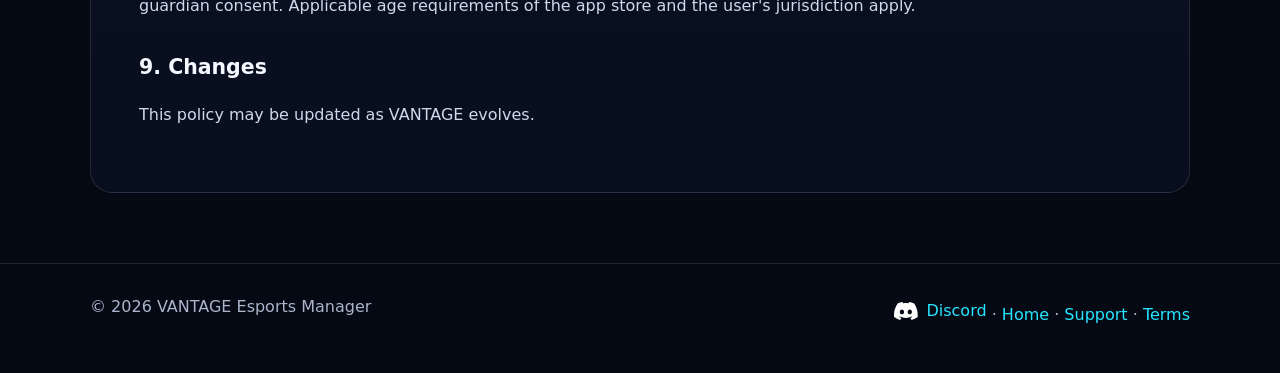
<file: privacy/index.html>
<!doctype html>
<html lang="fr">
<head><meta charset="utf-8"><meta name="viewport" content="width=device-width,initial-scale=1">
<title data-title-fr="Politique de confidentialité | VANTAGE Esports Manager" data-title-en="Privacy Policy | VANTAGE Esports Manager">Politique de confidentialité | VANTAGE Esports Manager</title>
<meta data-description-en="VANTAGE Esports Manager privacy policy covering accounts, progression, purchases, advertising and data deletion." name="description" content="Politique de confidentialité de VANTAGE Esports Manager : comptes, progression, achats, publicité et suppression des données.">
<link rel="canonical" href="https://vantageesportsmanager.xyz/privacy/">
<meta property="og:title" content="Politique de confidentialité | VANTAGE Esports Manager">
<meta property="og:type" content="website">
<meta property="og:url" content="https://vantageesportsmanager.xyz/privacy/">
<meta name="theme-color" content="#050914">
<link rel="stylesheet" href="/assets/style.css?v=v400-20261009"><script defer src="/assets/lang.js?v=211-20261003-academy"></script><link rel="icon" href="/assets/vantage-logo.webp" type="image/webp">
</head>
<body>
<a class="skip-link" href="#main-content"><span class="fr">Aller au contenu</span><span class="en">Skip to content</span></a>
<header><div class="wrap nav">
<a class="brand" href="/" aria-label="VANTAGE Esports Manager"><span class="vmark" aria-hidden="true"></span><span>VANTAGE Esports Manager</span></a>
<div class="nav-right">
<button class="menu-toggle" type="button" aria-expanded="false" aria-controls="site-navigation" aria-label="Menu"><svg width="20" height="20" viewBox="0 0 24 24" aria-hidden="true"><path d="M4 6h16M4 12h16M4 18h16" fill="none" stroke="currentColor" stroke-width="2" stroke-linecap="round"/></svg></button>
<nav id="site-navigation" class="primary-nav" aria-label="Navigation principale" data-label-fr="Navigation principale" data-label-en="Main navigation">
<a href="/discover/"><span class="fr">Découvrir</span><span class="en">Discover</span></a>
<a href="/synergy/"><span class="fr">Synergie</span><span class="en">Synergy</span></a>
<a href="/community/" class="discord-link"><img class="discord-logo" src="/assets/discord-symbol-white.svg" width="24" height="18" alt="" aria-hidden="true">Discord</a>
<a href="/updates/"><span class="fr">Mises à jour</span><span class="en">Updates</span></a>
<a href="/support/">Support</a>
</nav>
<div class="lang-switch" role="group" aria-label="Langue" data-label-fr="Langue" data-label-en="Language"><button type="button" data-lang="fr" aria-label="Français">FR</button><span aria-hidden="true">/</span><button type="button" data-lang="en" aria-label="English">EN</button></div>
</div></div></header>
<main id="main-content" tabindex="-1" class="wrap legal">
<section class="fr">
<h1>Politique de confidentialité</h1>
<p class="meta">Dernière mise à jour : 7 octobre 2026</p>
<h2>1. Renseignements traités</h2>
<p>Selon les fonctions utilisées, VANTAGE Esports Manager peut traiter l'adresse courriel, le nom d'affichage, l'identifiant du compte et les informations de profil fournies par un fournisseur de connexion comme Google. Nous traitons également les données nécessaires au fonctionnement du jeu, notamment la progression, la sauvegarde cloud, l'équipe, l'inventaire, les résultats et les ressources virtuelles. Lorsque des achats intégrés sont disponibles, nous pouvons aussi traiter les informations techniques nécessaires à leur validation, comme l'identifiant du produit, le jeton d'achat et une référence de commande.</p>
<h2>2. Utilisation</h2>
<p>Ces données servent à créer et sécuriser le compte, synchroniser la progression, fournir les fonctions du jeu, prévenir les abus, diagnostiquer les problèmes techniques et communiquer lorsque cela est nécessaire au fonctionnement du service.</p>
<h2>3. Fournisseurs</h2>
<p>VANTAGE utilise notamment Google pour l’authentification, Google Play Billing pour les achats intégrés, Google AdMob pour la diffusion publicitaire, Supabase pour l’authentification, les bases de données et certains services backend, ainsi que Resend pour certains courriels transactionnels.</p>
<h2>4. Publicité et annonces récompensées</h2>
<p>VANTAGE peut proposer des annonces publicitaires, y compris des annonces récompensées choisies volontairement par l'utilisateur. Google AdMob et ses partenaires peuvent traiter certaines données techniques et publicitaires, comme des identifiants d’appareil ou des identifiants publicitaires, des interactions avec les annonces, des informations de diagnostic et certaines informations dérivées de l'adresse IP, conformément à leurs politiques. Lorsque la loi l'exige, un mécanisme de consentement sera présenté avant la diffusion concernée.</p>
<h2>5. Vente de données</h2><p>Nous ne vendons pas tes renseignements personnels.</p>
<h2>6. Conservation et sécurité</h2>
<p>Les renseignements sont conservés aussi longtemps que raisonnablement nécessaire pour fournir et sécuriser le service, respecter les obligations applicables et résoudre les problèmes. Des mesures raisonnables sont utilisées pour protéger les données, mais aucun système connecté à Internet ne peut garantir une sécurité absolue.</p>
<h2>7. Accès, correction et suppression</h2>
<p>Pour supprimer ton compte et les données associées, utilise la <a href="/delete-account/?lang=fr">page de demande de suppression de compte</a>. Le titulaire du compte doit être vérifié avant le traitement de la demande.</p>
<p>Tu peux demander l'accès, la correction ou la suppression de certains renseignements associés à ton compte, sous réserve des exigences légales et techniques applicables. Pour toute demande concernant tes données ou ton compte, écris à <a href="mailto:support@vantageesportsmanager.xyz">support@vantageesportsmanager.xyz</a>.</p>
<h2>8. Enfants</h2>
<p>VANTAGE n'est pas conçu pour recueillir sciemment des renseignements personnels d'enfants lorsque la loi exige le consentement d'un parent ou tuteur. Les exigences d'âge applicables de la boutique et du territoire de l'utilisateur s'appliquent.</p>
<h2>9. Modifications</h2><p>Cette politique peut être mise à jour à mesure que VANTAGE évolue.</p>
</section>
<section class="en">
<h1>Privacy Policy</h1>
<p class="meta">Last updated: October 7, 2026</p>
<h2>1. Information we process</h2>
<p>Depending on the features used, VANTAGE Esports Manager may process your email address, display name, account identifier, and profile information provided by a sign-in provider such as Google. We also process data needed to operate the game, including progression, cloud saves, roster, inventory, results, and virtual resources. When in-app purchases are available, we may also process technical information needed to validate them, such as product identifiers, purchase tokens and order references.</p>
<h2>2. How we use information</h2>
<p>We use this data to create and secure accounts, synchronize progression, provide game features, prevent abuse, troubleshoot technical issues, and communicate when necessary to operate the service.</p>
<h2>3. Service providers</h2>
<p>VANTAGE uses service providers including Google for authentication and Google Play Billing, Google AdMob for advertising, Supabase for authentication, databases and backend services, and Resend for certain transactional emails.</p>
<h2>4. Advertising and rewarded ads</h2>
<p>VANTAGE may display advertising, including optional rewarded ads that users choose to view. Google AdMob and its partners may process certain technical and advertising data, such as device or advertising identifiers, ad interactions, diagnostic information, and some information derived from IP addresses, in accordance with their policies. Where required by law, an appropriate consent mechanism will be presented before applicable ads are served.</p>
<h2>5. Sale of personal information</h2><p>We do not sell your personal information.</p>
<h2>6. Retention and security</h2>
<p>Information is retained for as long as reasonably necessary to provide and secure the service, comply with applicable obligations, and resolve issues. Reasonable safeguards are used to protect data, but no Internet-connected system can guarantee absolute security.</p>
<h2>7. Access, correction and deletion</h2>
<p>To delete your account and associated data, use the <a href="/delete-account/?lang=en">account-deletion request page</a>. Account ownership must be verified before the request is processed.</p>
<p>You may request access to, correction of, or deletion of certain information associated with your account, subject to applicable legal and technical requirements. For requests regarding your data or account, email <a href="mailto:support@vantageesportsmanager.xyz">support@vantageesportsmanager.xyz</a>.</p>
<h2>8. Children</h2>
<p>VANTAGE is not designed to knowingly collect personal information from children where applicable law requires parental or guardian consent. Applicable age requirements of the app store and the user's jurisdiction apply.</p>
<h2>9. Changes</h2><p>This policy may be updated as VANTAGE evolves.</p>
</section>
</main>
<footer><div class="wrap foot"><span>© 2026 VANTAGE Esports Manager</span><span><a href="/community/" class="discord-link"><img class="discord-logo" src="/assets/discord-symbol-white.svg" width="24" height="18" alt="" aria-hidden="true">Discord</a> · <a href="/"><span class="fr">Accueil</span><span class="en">Home</span></a> · <a href="/support/">Support</a> · <a href="/terms/"><span class="fr">Conditions</span><span class="en">Terms</span></a></span></div></footer>
</body></html>
</file>
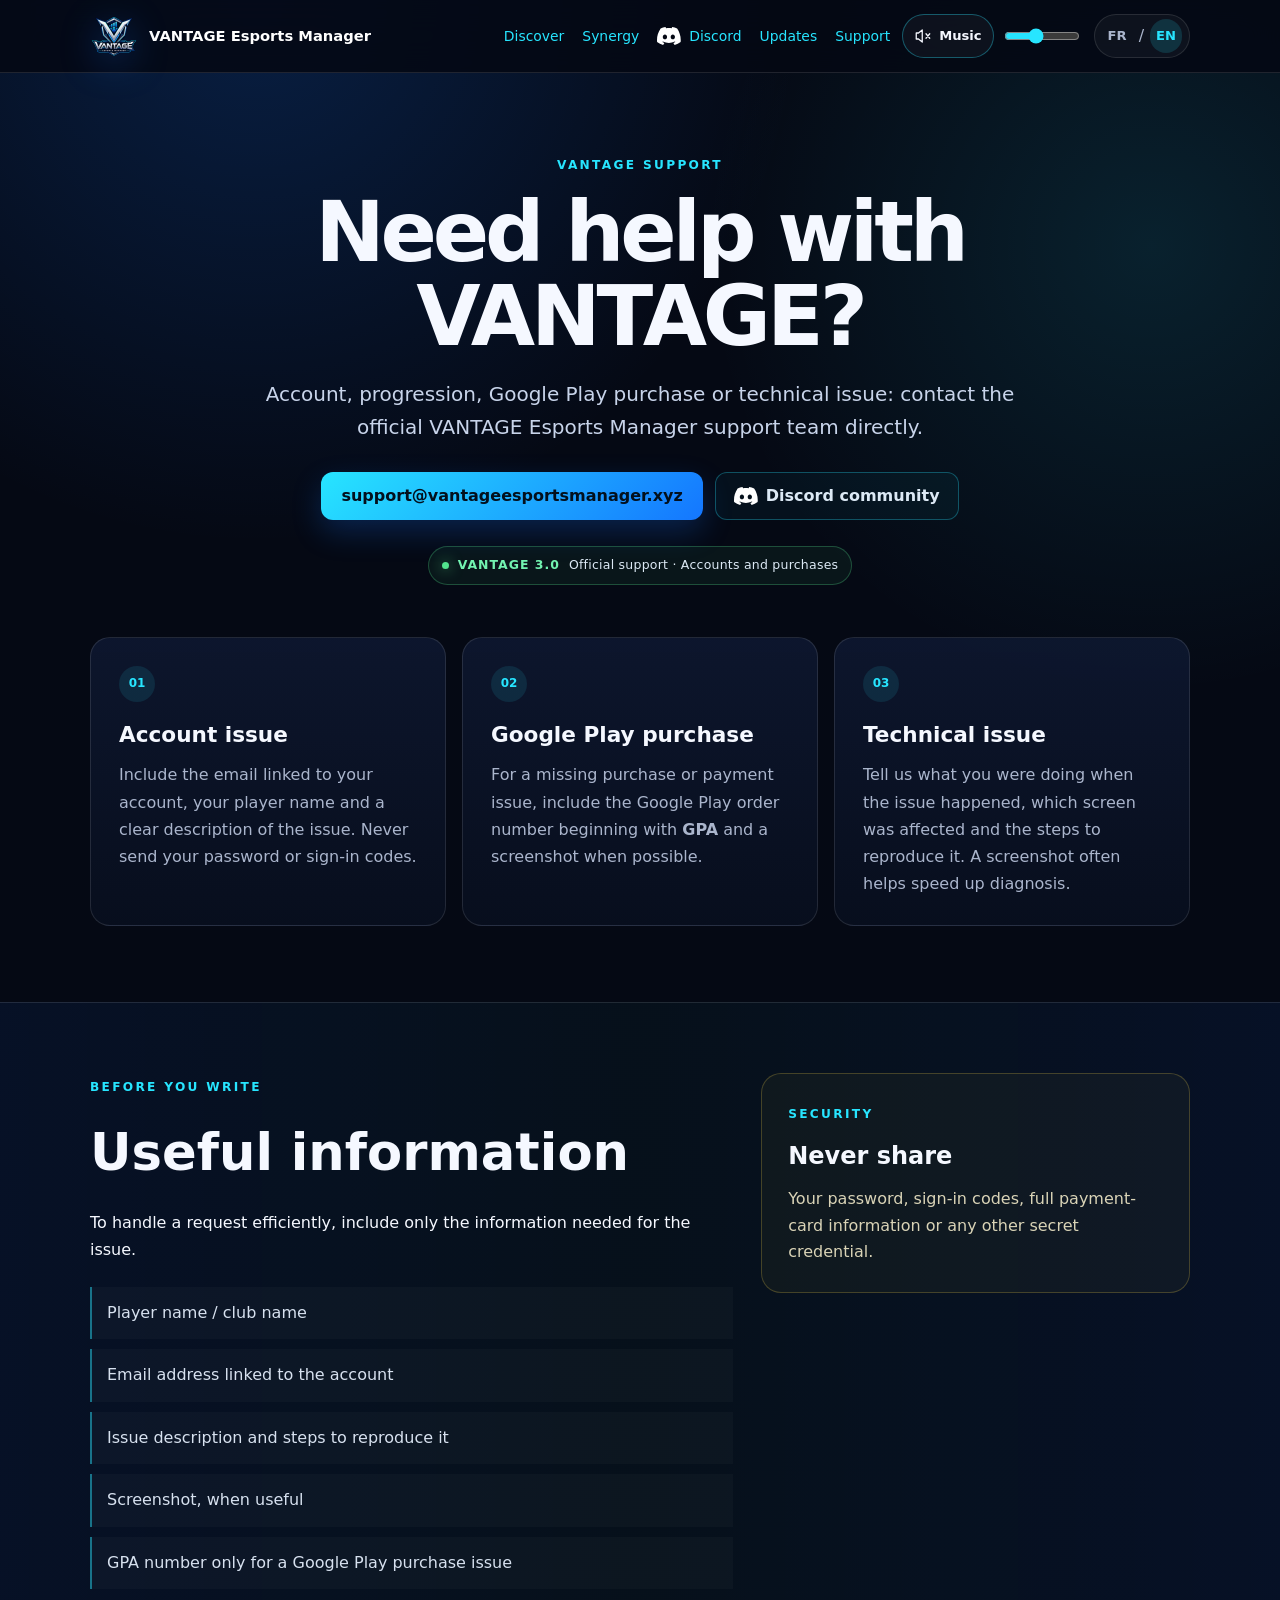
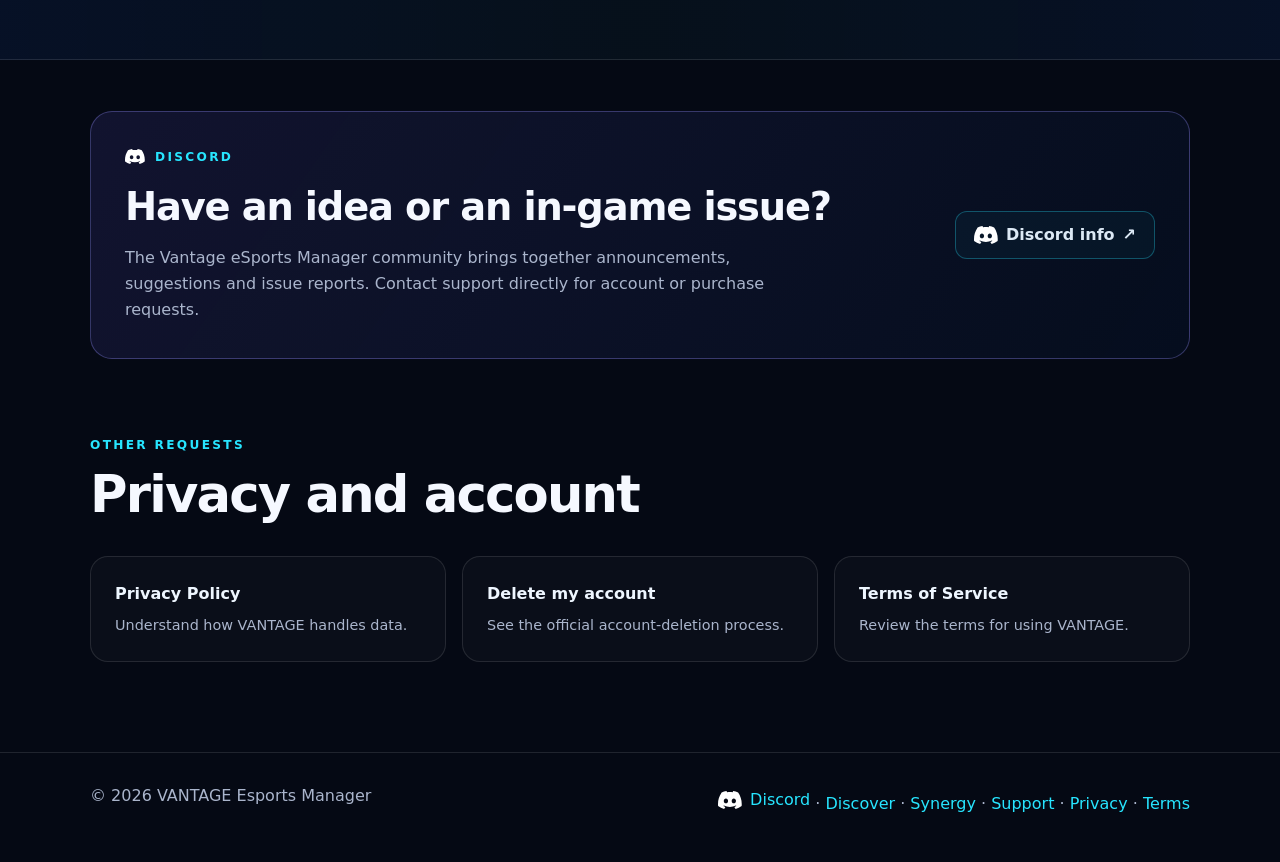
<file: support/index.html>
<!doctype html>
<html lang="fr">
<head>
<meta charset="utf-8"><meta name="viewport" content="width=device-width,initial-scale=1">
<title data-title-fr="Support — VANTAGE Esports Manager" data-title-en="Support — VANTAGE Esports Manager">Support — VANTAGE Esports Manager</title>
<meta data-description-en="Official VANTAGE Esports Manager support for accounts, Google Play purchases and technical issues." name="description" content="Centre de support officiel de VANTAGE Esports Manager : aide compte, achats Google Play, problèmes techniques et suppression de compte.">
<link rel="canonical" href="https://vantageesportsmanager.xyz/support/">
<meta property="og:title" content="Support — VANTAGE Esports Manager">
<meta property="og:description" content="Obtiens de l’aide pour ton compte, tes achats Google Play et les problèmes techniques de VANTAGE Esports Manager.">
<meta property="og:type" content="website">
<meta property="og:url" content="https://vantageesportsmanager.xyz/support/">
<meta property="og:image" content="https://vantageesportsmanager.xyz/assets/vantage-logo-hero.png">
<meta name="theme-color" content="#050914">
<link rel="stylesheet" href="/assets/style.css?v=v400-20261009">
<script defer src="/assets/lang.js?v=211-20261003-academy"></script>
<link rel="icon" href="/assets/vantage-logo.webp" type="image/webp">
</head>
<body>
<a class="skip-link" href="#main-content"><span class="fr">Aller au contenu</span><span class="en">Skip to content</span></a>
<header><div class="wrap nav">
<a class="brand" href="/" aria-label="VANTAGE Esports Manager"><span class="vmark" aria-hidden="true"></span><span>VANTAGE Esports Manager</span></a>
<div class="nav-right">
<button class="menu-toggle" type="button" aria-expanded="false" aria-controls="site-navigation" aria-label="Menu"><svg width="20" height="20" viewBox="0 0 24 24" aria-hidden="true"><path d="M4 6h16M4 12h16M4 18h16" fill="none" stroke="currentColor" stroke-width="2" stroke-linecap="round"/></svg></button>
<nav id="site-navigation" class="primary-nav" aria-label="Navigation principale" data-label-fr="Navigation principale" data-label-en="Main navigation">
<a href="/discover/"><span class="fr">Découvrir</span><span class="en">Discover</span></a>
<a href="/synergy/"><span class="fr">Synergie</span><span class="en">Synergy</span></a>
<a href="/community/" class="discord-link"><img class="discord-logo" src="/assets/discord-symbol-white.svg" width="24" height="18" alt="" aria-hidden="true">Discord</a>
<a href="/updates/"><span class="fr">Mises à jour</span><span class="en">Updates</span></a>
<a href="/support/">Support</a>
</nav>
<div class="lang-switch" role="group" aria-label="Langue" data-label-fr="Langue" data-label-en="Language"><button type="button" data-lang="fr" aria-label="Français">FR</button><span aria-hidden="true">/</span><button type="button" data-lang="en" aria-label="English">EN</button></div>
</div></div></header>

<main id="main-content" tabindex="-1">
<section class="wrap support-hero">
<div class="eyebrow">VANTAGE SUPPORT</div>
<div class="fr"><h1>Besoin d’aide avec VANTAGE?</h1><p class="lead">Compte, progression, achat Google Play ou problème technique : contacte directement le support officiel VANTAGE Esports Manager.</p></div>
<div class="en"><h1>Need help with VANTAGE?</h1><p class="lead">Account, progression, Google Play purchase or technical issue: contact the official VANTAGE Esports Manager support team directly.</p></div>
<div class="support-actions">
<a class="primary-btn" href="mailto:support@vantageesportsmanager.xyz?subject=Support%20VANTAGE">support@vantageesportsmanager.xyz</a>
<a class="discord-link secondary-btn" href="/community/"><img class="discord-logo" src="/assets/discord-symbol-white.svg" width="24" height="18" alt="" aria-hidden="true"><span class="fr">Communauté Discord</span><span class="en">Discord community</span></a>
</div>
<div class="release-strip"><span class="release-dot"></span><strong>VANTAGE 3.0</strong><span class="fr">Support officiel · Comptes et achats</span><span class="en">Official support · Accounts and purchases</span></div>
</section>

<section class="wrap support-grid">
<article class="support-card">
<span class="support-icon">01</span>
<div class="fr"><h2>Problème de compte</h2><p>Indique l’adresse liée à ton compte, ton nom de joueur et une description claire du problème. N’envoie jamais ton mot de passe ni tes codes de connexion.</p></div>
<div class="en"><h2>Account issue</h2><p>Include the email linked to your account, your player name and a clear description of the issue. Never send your password or sign-in codes.</p></div>
</article>
<article class="support-card">
<span class="support-icon">02</span>
<div class="fr"><h2>Achat Google Play</h2><p>Pour un achat non crédité ou un problème de paiement, joins le numéro de commande Google Play commençant par <strong>GPA</strong> ainsi qu’une capture d’écran si possible.</p></div>
<div class="en"><h2>Google Play purchase</h2><p>For a missing purchase or payment issue, include the Google Play order number beginning with <strong>GPA</strong> and a screenshot when possible.</p></div>
</article>
<article class="support-card">
<span class="support-icon">03</span>
<div class="fr"><h2>Problème technique</h2><p>Précise ce que tu faisais au moment du problème, l’écran concerné et les étapes permettant de le reproduire. Une capture d’écran aide souvent à accélérer le diagnostic.</p></div>
<div class="en"><h2>Technical issue</h2><p>Tell us what you were doing when the issue happened, which screen was affected and the steps to reproduce it. A screenshot often helps speed up diagnosis.</p></div>
</article>
</section>

<section class="wide-band support-band">
<div class="wrap support-detail">
<div>
<div class="fr"><span class="kicker">AVANT D’ÉCRIRE</span><h2>Les informations utiles</h2><p>Pour traiter une demande efficacement, ajoute seulement les renseignements nécessaires au problème.</p></div>
<div class="en"><span class="kicker">BEFORE YOU WRITE</span><h2>Useful information</h2><p>To handle a request efficiently, include only the information needed for the issue.</p></div>
<ul class="support-checklist">
<li><span class="fr">Nom de joueur / nom du club</span><span class="en">Player name / club name</span></li>
<li><span class="fr">Adresse courriel associée au compte</span><span class="en">Email address linked to the account</span></li>
<li><span class="fr">Description du problème et étapes pour le reproduire</span><span class="en">Issue description and steps to reproduce it</span></li>
<li><span class="fr">Capture d’écran, si utile</span><span class="en">Screenshot, when useful</span></li>
<li><span class="fr">Numéro GPA uniquement pour un problème d’achat Google Play</span><span class="en">GPA number only for a Google Play purchase issue</span></li>
</ul>
</div>
<div class="security-card">
<div class="fr"><span class="kicker">SÉCURITÉ</span><h3>Ne partage jamais</h3><p>Ton mot de passe, tes codes de connexion, les informations complètes de ta carte bancaire ou toute autre donnée secrète.</p></div>
<div class="en"><span class="kicker">SECURITY</span><h3>Never share</h3><p>Your password, sign-in codes, full payment-card information or any other secret credential.</p></div>
</div>
</div>
</section>

<section class="wrap community-home support-community">
<div><span class="kicker discord-kicker"><img class="discord-logo" src="/assets/discord-symbol-white.svg" width="24" height="18" alt="" aria-hidden="true">DISCORD</span><h2 class="fr">Une idée ou un problème en jeu?</h2><h2 class="en">Have an idea or an in-game issue?</h2><p class="fr">La communauté Vantage eSports Manager rassemble les annonces, suggestions et signalements. Pour une demande de compte ou d’achat, écris directement au support.</p><p class="en">The Vantage eSports Manager community brings together announcements, suggestions and issue reports. Contact support directly for account or purchase requests.</p></div>
<a class="discord-link secondary-btn" href="/community/"><img class="discord-logo" src="/assets/discord-symbol-white.svg" width="24" height="18" alt="" aria-hidden="true"><span class="fr">Infos Discord</span><span class="en">Discord info</span><span aria-hidden="true">↗</span></a>
</section>
<section class="wrap support-links">
<div class="fr section-heading"><span class="kicker">AUTRES DEMANDES</span><h2>Confidentialité et compte</h2></div>
<div class="en section-heading"><span class="kicker">OTHER REQUESTS</span><h2>Privacy and account</h2></div>
<div class="support-link-grid">
<a href="/privacy/"><strong class="fr">Politique de confidentialité</strong><strong class="en">Privacy Policy</strong><span class="fr">Comprendre les données traitées par VANTAGE.</span><span class="en">Understand how VANTAGE handles data.</span></a>
<a href="/delete-account/"><strong class="fr">Supprimer mon compte</strong><strong class="en">Delete my account</strong><span class="fr">Voir la procédure officielle de suppression.</span><span class="en">See the official account-deletion process.</span></a>
<a href="/terms/"><strong class="fr">Conditions d’utilisation</strong><strong class="en">Terms of Service</strong><span class="fr">Consulter les règles d’utilisation de VANTAGE.</span><span class="en">Review the terms for using VANTAGE.</span></a>
</div>
</section>
</main>

<footer><div class="wrap foot"><span>© 2026 VANTAGE Esports Manager</span><span><a href="/community/" class="discord-link"><img class="discord-logo" src="/assets/discord-symbol-white.svg" width="24" height="18" alt="" aria-hidden="true">Discord</a> · <a href="/discover/"><span class="fr">Découvrir</span><span class="en">Discover</span></a> · <a href="/synergy/"><span class="fr">Synergie</span><span class="en">Synergy</span></a> · <a href="/support/">Support</a> · <a href="/privacy/"><span class="fr">Confidentialité</span><span class="en">Privacy</span></a> · <a href="/terms/"><span class="fr">Conditions</span><span class="en">Terms</span></a></span></div></footer>
</body></html>
</file>
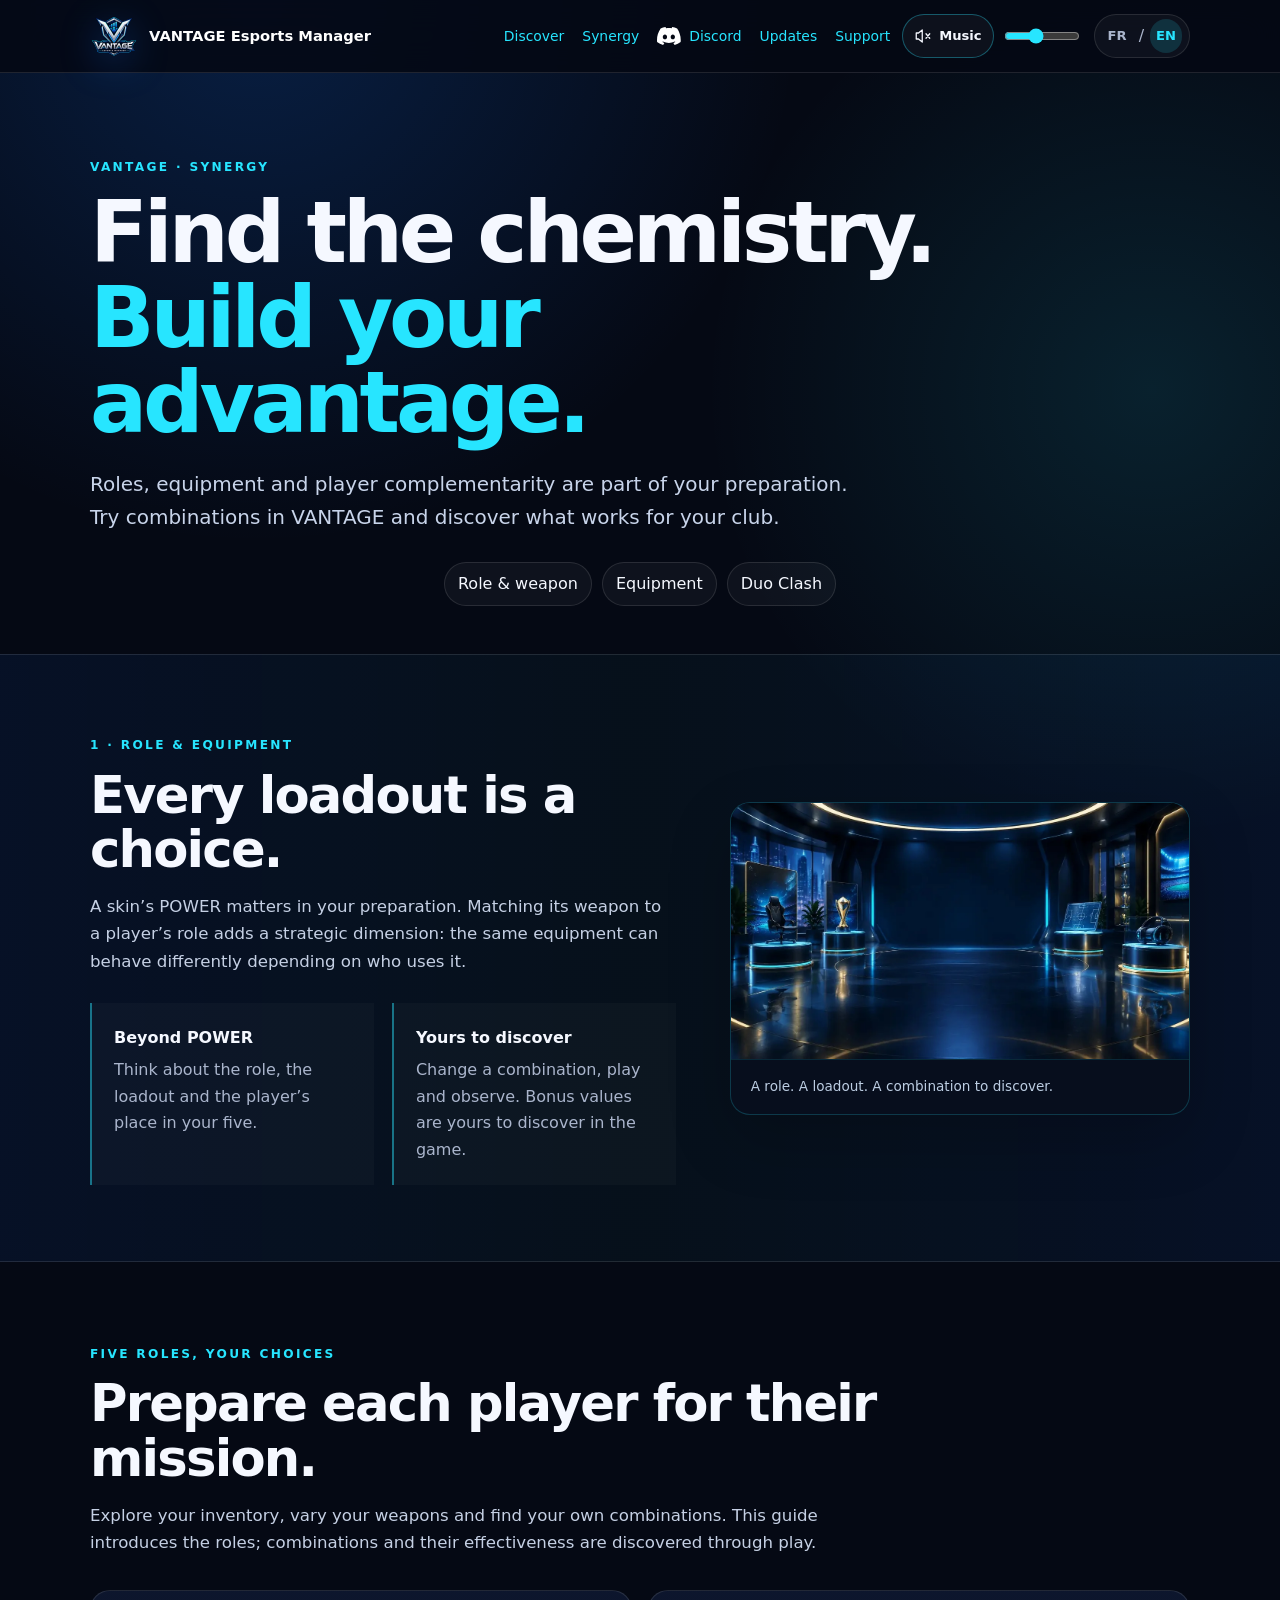
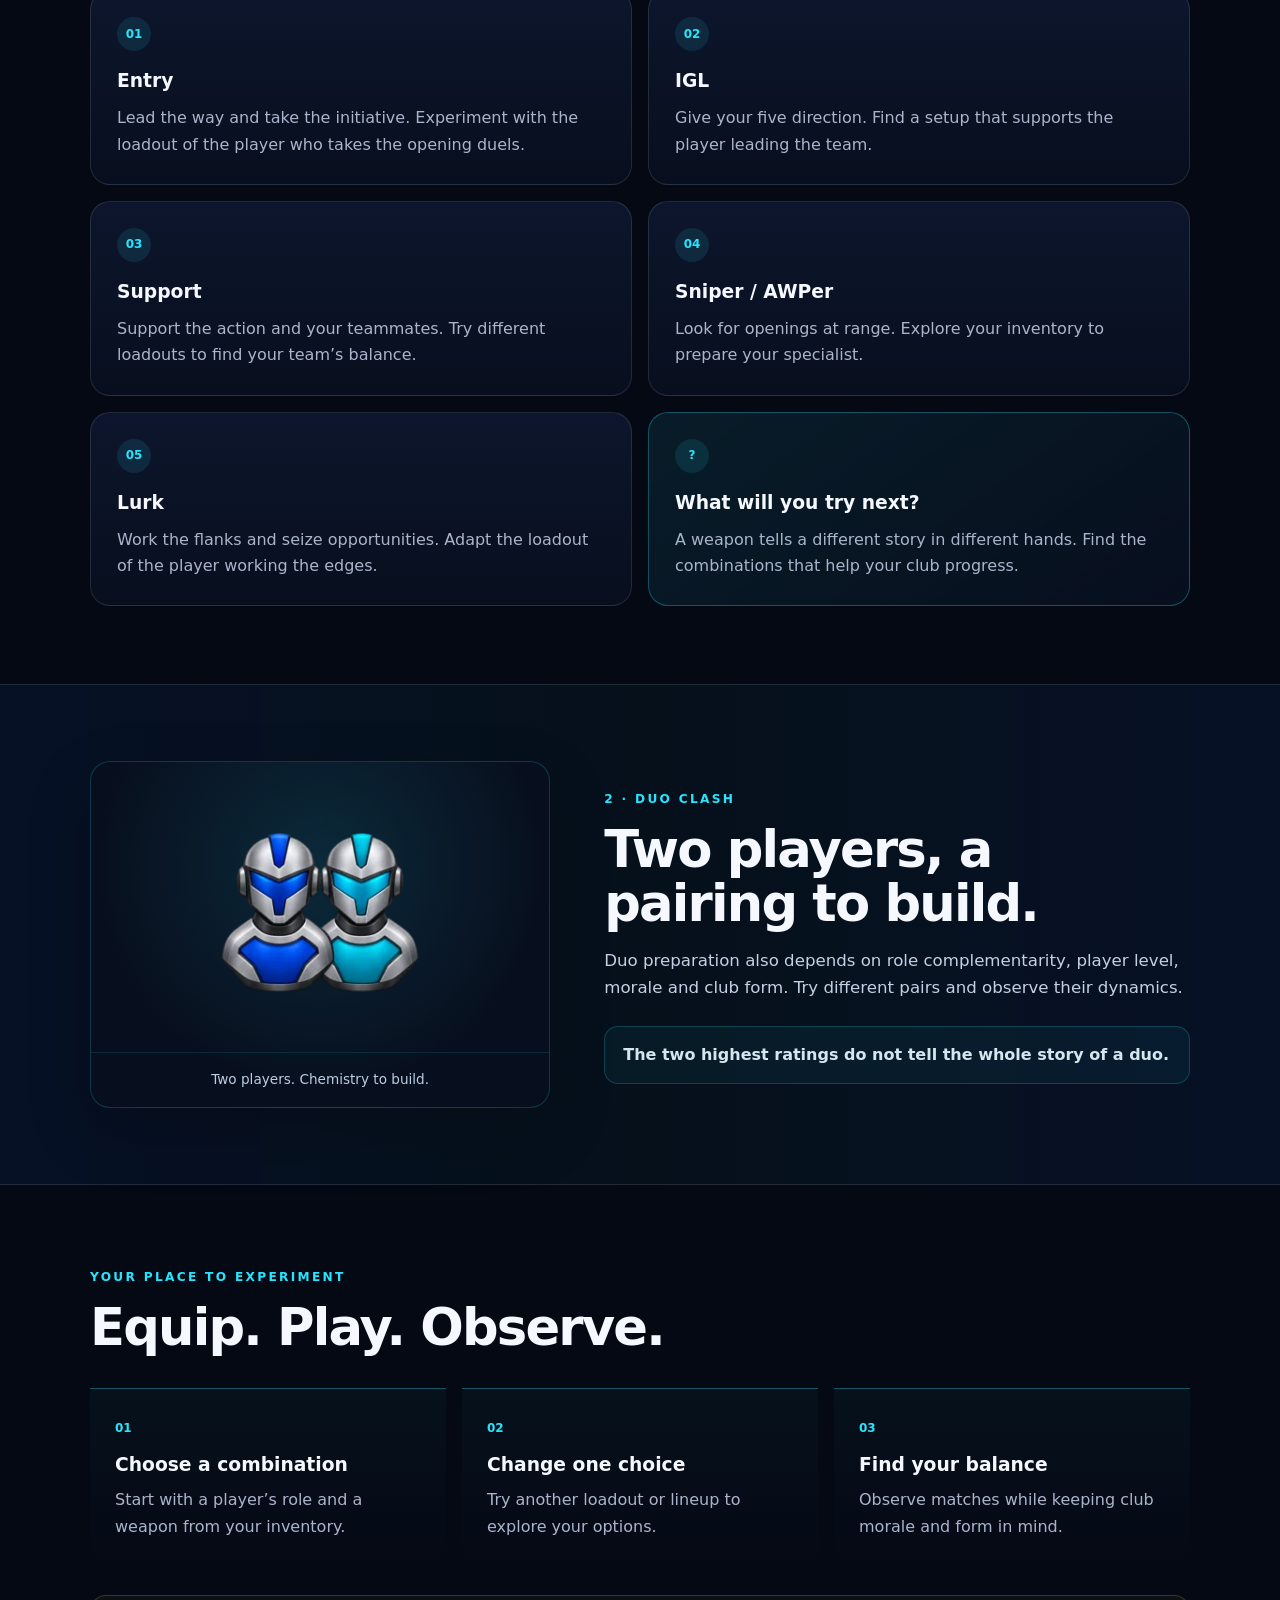
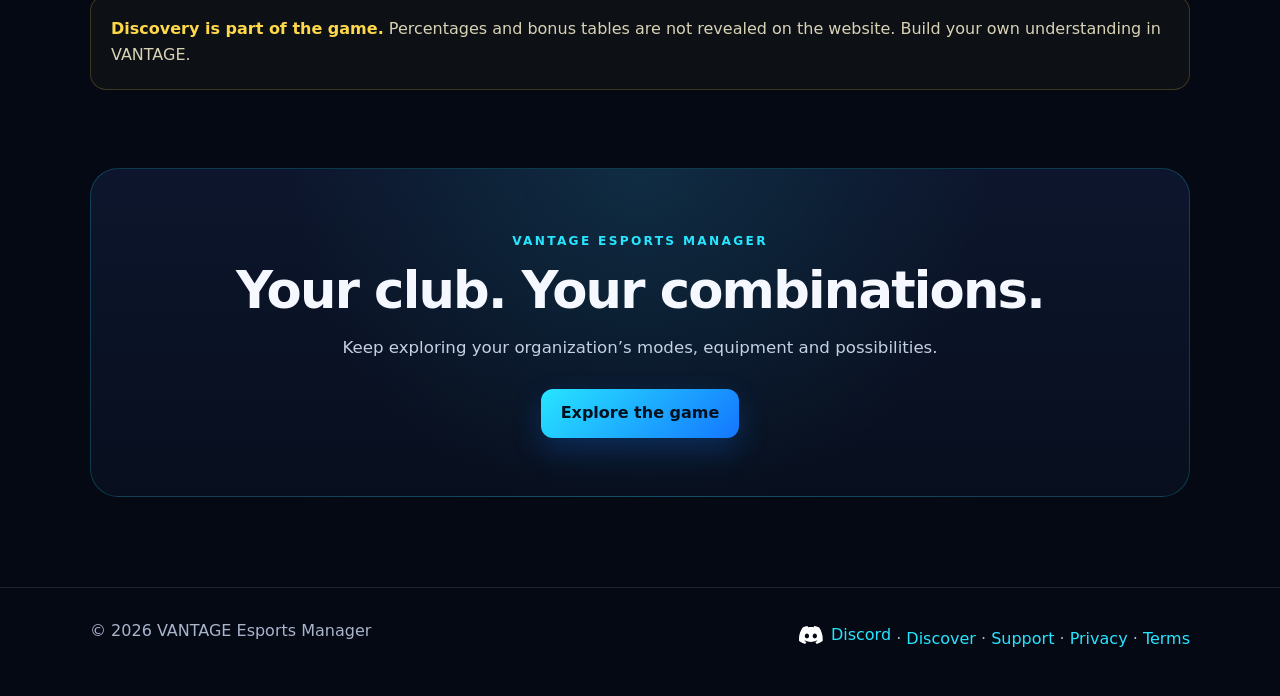
<file: synergy/index.html>
<!doctype html>
<html lang="fr">
<head>
<meta charset="utf-8"><meta name="viewport" content="width=device-width,initial-scale=1">
<title data-title-fr="Synergie — VANTAGE Esports Manager" data-title-en="Synergy — VANTAGE Esports Manager">Synergie — VANTAGE Esports Manager</title>
<meta data-description-en="Understand role-weapon bonuses, player equipment and Duo Clash synergy in VANTAGE Esports Manager." name="description" content="Guide de synergie VANTAGE Esports Manager : bonus rôle-arme, équipement, Duo Clash, moral et forme.">
<link rel="canonical" href="https://vantageesportsmanager.xyz/synergy/">
<meta property="og:title" content="Synergie — VANTAGE Esports Manager">
<meta property="og:description" content="Découvre les bonus rôle-arme et la synergie Duo Clash de VANTAGE Esports Manager.">
<meta property="og:type" content="website">
<meta property="og:url" content="https://vantageesportsmanager.xyz/synergy/">
<meta property="og:image" content="https://vantageesportsmanager.xyz/assets/vantage-logo-hero.png">
<meta name="theme-color" content="#050914">
<link rel="stylesheet" href="/assets/style.css?v=v400-20261009">
<script defer src="/assets/lang.js?v=211-20261003-academy"></script>
<link rel="icon" href="/assets/vantage-logo.webp" type="image/webp">
</head>
<body>
<a class="skip-link" href="#main-content"><span class="fr">Aller au contenu</span><span class="en">Skip to content</span></a>
<header><div class="wrap nav">
<a class="brand" href="/" aria-label="VANTAGE Esports Manager"><span class="vmark" aria-hidden="true"></span><span>VANTAGE Esports Manager</span></a>
<div class="nav-right">
<button class="menu-toggle" type="button" aria-expanded="false" aria-controls="site-navigation" aria-label="Menu"><svg width="20" height="20" viewBox="0 0 24 24" aria-hidden="true"><path d="M4 6h16M4 12h16M4 18h16" fill="none" stroke="currentColor" stroke-width="2" stroke-linecap="round"/></svg></button>
<nav id="site-navigation" class="primary-nav" aria-label="Navigation principale" data-label-fr="Navigation principale" data-label-en="Main navigation">
<a href="/discover/"><span class="fr">Découvrir</span><span class="en">Discover</span></a>
<a href="/synergy/"><span class="fr">Synergie</span><span class="en">Synergy</span></a>
<a href="/community/" class="discord-link"><img class="discord-logo" src="/assets/discord-symbol-white.svg" width="24" height="18" alt="" aria-hidden="true">Discord</a>
<a href="/updates/"><span class="fr">Mises à jour</span><span class="en">Updates</span></a>
<a href="/support/">Support</a>
</nav>
<div class="lang-switch" role="group" aria-label="Langue" data-label-fr="Langue" data-label-en="Language"><button type="button" data-lang="fr" aria-label="Français">FR</button><span aria-hidden="true">/</span><button type="button" data-lang="en" aria-label="English">EN</button></div>
</div></div></header>

<main id="main-content" tabindex="-1">
<section class="wrap synergy-page-hero">
<div class="eyebrow"><span class="fr">VANTAGE · SYNERGIE</span><span class="en">VANTAGE · SYNERGY</span></div>
<div class="fr"><h1>Trouve l’alchimie.<br><span>Construis ton avantage.</span></h1><p class="lead">Le rôle, l’équipement et la complémentarité des joueurs font partie de ta préparation. Essaie des associations dans VANTAGE et découvre celles qui conviennent à ton club.</p></div>
<div class="en"><h1>Find the chemistry.<br><span>Build your advantage.</span></h1><p class="lead">Roles, equipment and player complementarity are part of your preparation. Try combinations in VANTAGE and discover what works for your club.</p></div>
<div class="badges"><span><span class="fr">Rôle &amp; arme</span><span class="en">Role &amp; weapon</span></span><span><span class="fr">Équipement</span><span class="en">Equipment</span></span><span>Duo Clash</span></div>
</section>
<section class="wide-band">
<div class="wrap feature-layout">
<div class="feature-copy">
<div class="fr"><span class="kicker">1 · RÔLE &amp; ÉQUIPEMENT</span><h2>Chaque équipement est un choix.</h2><p>Le POWER d’un skin compte dans ta préparation. L’association de l’arme avec le rôle du joueur ajoute une dimension stratégique : un même équipement peut se comporter différemment selon le profil qui le porte.</p></div>
<div class="en"><span class="kicker">1 · ROLE &amp; EQUIPMENT</span><h2>Every loadout is a choice.</h2><p>A skin’s POWER matters in your preparation. Matching its weapon to a player’s role adds a strategic dimension: the same equipment can behave differently depending on who uses it.</p></div>
<div class="synergy-impact">
<div><strong class="fr">Au-delà du POWER</strong><strong class="en">Beyond POWER</strong><span class="fr">Pense au rôle, à l’équipement et à la place du joueur dans ton cinq.</span><span class="en">Think about the role, the loadout and the player’s place in your five.</span></div>
<div><strong class="fr">À toi de découvrir</strong><strong class="en">Yours to discover</strong><span class="fr">Change une association, joue et observe. Les valeurs des bonus restent à découvrir dans le jeu.</span><span class="en">Change a combination, play and observe. Bonus values are yours to discover in the game.</span></div>
</div>
</div>
<figure class="app-visual "><img class="" src="/assets/app/equipment.webp" width="1200" height="671" alt="L’univers équipement de VANTAGE" data-alt-fr="L’univers équipement de VANTAGE" data-alt-en="The VANTAGE equipment world" loading="lazy" decoding="async"><figcaption><span class="fr">Un rôle. Un équipement. Une association à découvrir.</span><span class="en">A role. A loadout. A combination to discover.</span></figcaption></figure>
</div>
</section>
<section class="wrap discover-section">
<div class="fr section-heading"><span class="kicker">CINQ RÔLES, TES CHOIX</span><h2>Prépare chaque joueur selon sa mission.</h2><p>Explore ton inventaire, varie les armes et cherche tes propres associations. Ce guide présente les rôles ; les combinaisons et leur efficacité se découvrent en jouant.</p></div>
<div class="en section-heading"><span class="kicker">FIVE ROLES, YOUR CHOICES</span><h2>Prepare each player for their mission.</h2><p>Explore your inventory, vary your weapons and find your own combinations. This guide introduces the roles; combinations and their effectiveness are discovered through play.</p></div>
<div class="synergy-guide-grid">
<article class="synergy-guide-card"><b aria-hidden="true">01</b><h3>Entry</h3><p class="fr">Ouvre la voie et prends l’initiative. Expérimente avec l’équipement du joueur qui engage les premiers duels.</p><p class="en">Lead the way and take the initiative. Experiment with the loadout of the player who takes the opening duels.</p></article>
<article class="synergy-guide-card"><b aria-hidden="true">02</b><h3>IGL</h3><p class="fr">Donne la direction au cinq. Cherche une préparation qui soutient le joueur chargé de guider l’équipe.</p><p class="en">Give your five direction. Find a setup that supports the player leading the team.</p></article>
<article class="synergy-guide-card"><b aria-hidden="true">03</b><h3>Support</h3><p class="fr">Accompagne les actions et soutiens tes coéquipiers. Essaie plusieurs équipements pour trouver ta complémentarité.</p><p class="en">Support the action and your teammates. Try different loadouts to find your team’s balance.</p></article>
<article class="synergy-guide-card"><b aria-hidden="true">04</b><h3><span class="fr">Sniper / AWPer</span><span class="en">Sniper / AWPer</span></h3><p class="fr">Cherche les ouvertures à distance. Explore les options de ton inventaire pour préparer ton spécialiste.</p><p class="en">Look for openings at range. Explore your inventory to prepare your specialist.</p></article>
<article class="synergy-guide-card"><b aria-hidden="true">05</b><h3>Lurk</h3><p class="fr">Travaille les décalages et les opportunités. Adapte l’équipement au joueur qui agit sur les côtés.</p><p class="en">Work the flanks and seize opportunities. Adapt the loadout of the player working the edges.</p></article>
<article class="synergy-guide-card discovery-card"><b aria-hidden="true">?</b><h3 class="fr">Et ton prochain essai ?</h3><h3 class="en">What will you try next?</h3><p class="fr">Une arme ne raconte pas la même histoire dans toutes les mains. À toi de trouver les associations qui font progresser ton club.</p><p class="en">A weapon tells a different story in different hands. Find the combinations that help your club progress.</p></article>
</div>
</section>
<section class="wide-band">
<div class="wrap feature-layout reverse">
<figure class="app-visual duo-visual"><img class="" src="/assets/app/duo-clash.webp" width="256" height="256" alt="L’icône Duo Clash utilisée dans VANTAGE" data-alt-fr="L’icône Duo Clash utilisée dans VANTAGE" data-alt-en="The Duo Clash icon used in VANTAGE" loading="lazy" decoding="async"><figcaption><span class="fr">Deux joueurs. Une alchimie à construire.</span><span class="en">Two players. Chemistry to build.</span></figcaption></figure>
<div class="feature-copy">
<div class="fr"><span class="kicker">2 · DUO CLASH</span><h2>Deux joueurs, une association à construire.</h2><p>La préparation du duo tient aussi à la complémentarité des rôles, au niveau des joueurs, à leur moral et à la forme du club. Essaie plusieurs duos et observe leur dynamique.</p></div>
<div class="en"><span class="kicker">2 · DUO CLASH</span><h2>Two players, a pairing to build.</h2><p>Duo preparation also depends on role complementarity, player level, morale and club form. Try different pairs and observe their dynamics.</p></div>
<div class="callout"><span class="fr">Les deux plus grosses notes ne suffisent pas à raconter toute l’histoire du duo.</span><span class="en">The two highest ratings do not tell the whole story of a duo.</span></div>
</div>
</div>
</section>
<section class="wrap discover-section">
<div class="fr section-heading"><span class="kicker">TON TERRAIN D’EXPÉRIMENTATION</span><h2>Équipe. Joue. Observe.</h2></div>
<div class="en section-heading"><span class="kicker">YOUR PLACE TO EXPERIMENT</span><h2>Equip. Play. Observe.</h2></div>
<div class="why-grid">
<div><b>01</b><h3 class="fr">Choisis une association</h3><h3 class="en">Choose a combination</h3><p class="fr">Commence par le rôle du joueur et une arme de ton inventaire.</p><p class="en">Start with a player’s role and a weapon from your inventory.</p></div>
<div><b>02</b><h3 class="fr">Change un choix</h3><h3 class="en">Change one choice</h3><p class="fr">Essaie un autre équipement ou une autre composition pour explorer tes options.</p><p class="en">Try another loadout or lineup to explore your options.</p></div>
<div><b>03</b><h3 class="fr">Trouve ton équilibre</h3><h3 class="en">Find your balance</h3><p class="fr">Observe les matchs avec le moral et la forme du club en tête.</p><p class="en">Observe matches while keeping club morale and form in mind.</p></div>
</div>
<div class="synergy-secret"><span class="fr"><b>La découverte fait partie du jeu.</b> Les pourcentages et les tableaux de bonus ne sont pas dévoilés sur le site. Construis tes propres repères dans VANTAGE.</span><span class="en"><b>Discovery is part of the game.</b> Percentages and bonus tables are not revealed on the website. Build your own understanding in VANTAGE.</span></div>
</section>
<section class="wrap final-pitch"><div class="final-card"><span class="kicker">VANTAGE ESPORTS MANAGER</span><h2 class="fr">Ton club. Tes associations.</h2><h2 class="en">Your club. Your combinations.</h2><p class="fr">Continue à explorer les modes, les équipements et les possibilités de ton organisation.</p><p class="en">Keep exploring your organization’s modes, equipment and possibilities.</p><div class="hero-actions final-actions"><a class="primary-btn" href="/discover/"><span class="fr">Découvrir le jeu</span><span class="en">Explore the game</span></a></div></div></section>
</main>

<footer><div class="wrap foot"><span>© 2026 VANTAGE Esports Manager</span><span><a href="/community/" class="discord-link"><img class="discord-logo" src="/assets/discord-symbol-white.svg" width="24" height="18" alt="" aria-hidden="true">Discord</a> · <a href="/discover/"><span class="fr">Découvrir</span><span class="en">Discover</span></a> · <a href="/support/">Support</a> · <a href="/privacy/"><span class="fr">Confidentialité</span><span class="en">Privacy</span></a> · <a href="/terms/"><span class="fr">Conditions</span><span class="en">Terms</span></a></span></div></footer>
</body></html>
</file>
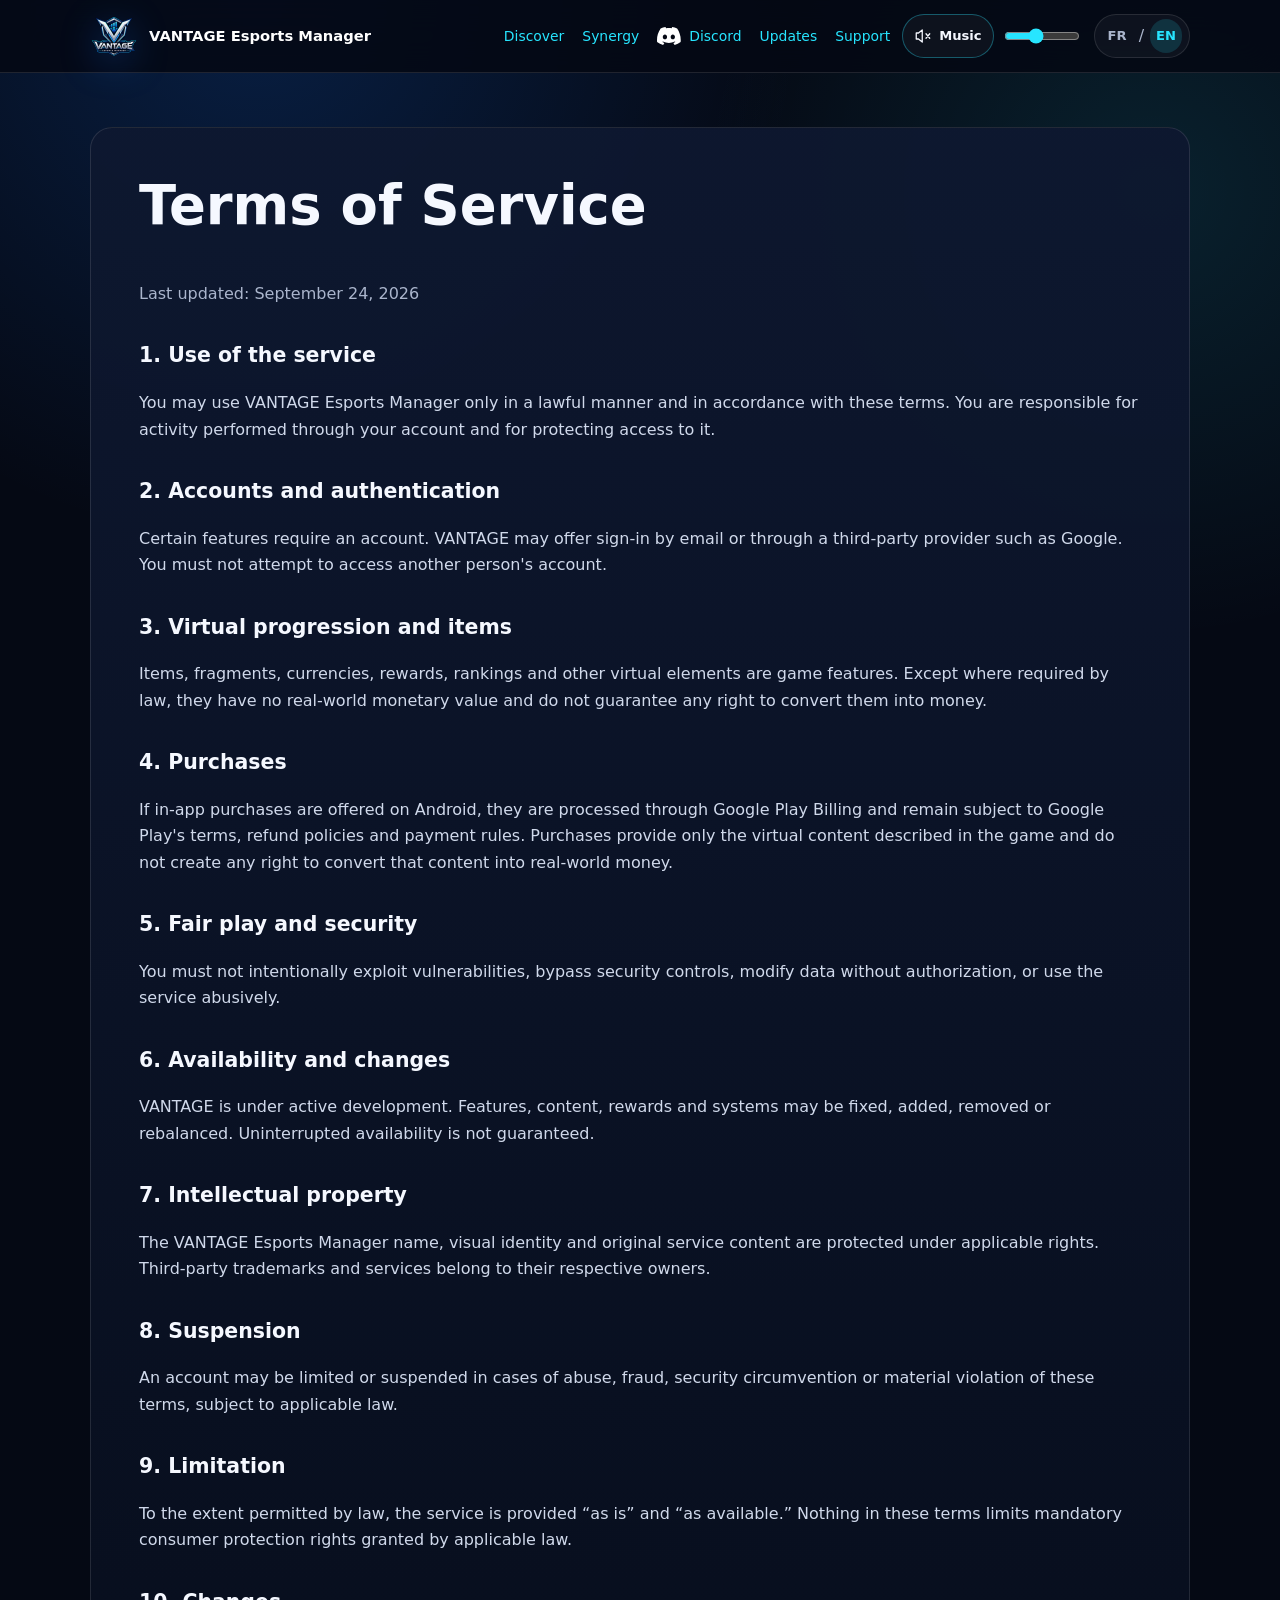
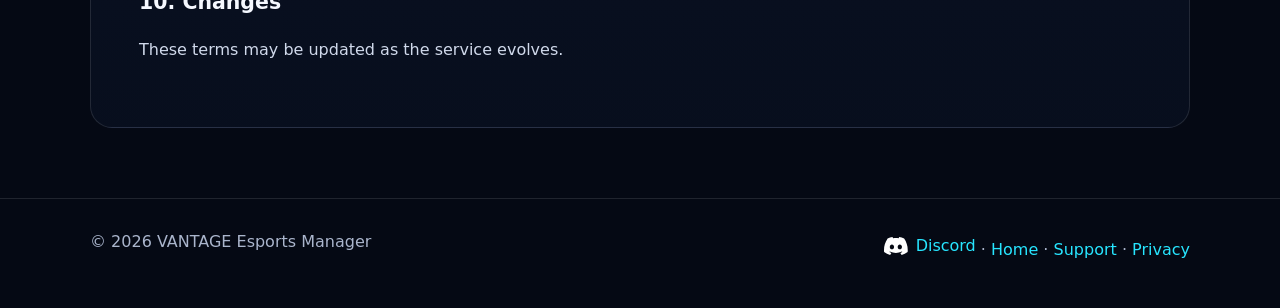
<file: terms/index.html>
<!doctype html>
<html lang="fr">
<head><meta charset="utf-8"><meta name="viewport" content="width=device-width,initial-scale=1">
<title data-title-fr="Conditions d’utilisation | VANTAGE Esports Manager" data-title-en="Terms of Service | VANTAGE Esports Manager">Conditions d’utilisation | VANTAGE Esports Manager</title>
<meta name="description" content="Conditions d’utilisation de VANTAGE Esports Manager." data-description-en="Terms for using VANTAGE Esports Manager."><link rel="stylesheet" href="/assets/style.css?v=v400-20261009"><script defer src="/assets/lang.js?v=211-20261003-academy"></script><link rel="canonical" href="https://vantageesportsmanager.xyz/terms/">
<link rel="icon" href="/assets/vantage-logo.webp" type="image/webp">
<meta name="theme-color" content="#050914">
</head>
<body>
<a class="skip-link" href="#main-content"><span class="fr">Aller au contenu</span><span class="en">Skip to content</span></a>
<header><div class="wrap nav">
<a class="brand" href="/" aria-label="VANTAGE Esports Manager"><span class="vmark" aria-hidden="true"></span><span>VANTAGE Esports Manager</span></a>
<div class="nav-right">
<button class="menu-toggle" type="button" aria-expanded="false" aria-controls="site-navigation" aria-label="Menu"><svg width="20" height="20" viewBox="0 0 24 24" aria-hidden="true"><path d="M4 6h16M4 12h16M4 18h16" fill="none" stroke="currentColor" stroke-width="2" stroke-linecap="round"/></svg></button>
<nav id="site-navigation" class="primary-nav" aria-label="Navigation principale" data-label-fr="Navigation principale" data-label-en="Main navigation">
<a href="/discover/"><span class="fr">Découvrir</span><span class="en">Discover</span></a>
<a href="/synergy/"><span class="fr">Synergie</span><span class="en">Synergy</span></a>
<a href="/community/" class="discord-link"><img class="discord-logo" src="/assets/discord-symbol-white.svg" width="24" height="18" alt="" aria-hidden="true">Discord</a>
<a href="/updates/"><span class="fr">Mises à jour</span><span class="en">Updates</span></a>
<a href="/support/">Support</a>
</nav>
<div class="lang-switch" role="group" aria-label="Langue" data-label-fr="Langue" data-label-en="Language"><button type="button" data-lang="fr" aria-label="Français">FR</button><span aria-hidden="true">/</span><button type="button" data-lang="en" aria-label="English">EN</button></div>
</div></div></header>
<main id="main-content" tabindex="-1" class="wrap legal">
<section class="fr">
<h1>Conditions d'utilisation</h1>
<p class="meta">Dernière mise à jour : 24 septembre 2026</p>
<h2>1. Utilisation du service</h2><p>Tu peux utiliser VANTAGE Esports Manager uniquement d'une manière légale et conforme aux présentes conditions. Tu es responsable de l'activité effectuée au moyen de ton compte et de la protection de tes accès.</p>
<h2>2. Comptes et authentification</h2><p>Certaines fonctions nécessitent un compte. VANTAGE peut proposer une connexion par courriel ou via un fournisseur tiers tel que Google. Tu ne dois pas tenter d'accéder au compte d'une autre personne.</p>
<h2>3. Progression et éléments virtuels</h2><p>Les objets, fragments, monnaies, récompenses, classements et autres éléments virtuels sont des fonctionnalités du jeu. Sauf lorsque la loi l'exige, ils n'ont aucune valeur monétaire réelle et ne garantissent aucun droit de conversion en argent.</p>
<h2>4. Achats</h2><p>Si des achats intégrés sont proposés sur Android, ils sont traités par Google Play Billing et restent soumis aux conditions, politiques de remboursement et règles de paiement de Google Play. Les achats donnent accès uniquement au contenu virtuel décrit dans le jeu et ne créent aucun droit de conversion en argent réel.</p>
<h2>5. Jeu équitable et sécurité</h2><p>Il est interdit d'exploiter volontairement des failles, de contourner les contrôles de sécurité, de modifier des données sans autorisation ou d'utiliser le service de manière abusive.</p>
<h2>6. Disponibilité et changements</h2><p>VANTAGE est en développement actif. Des fonctionnalités, contenus, récompenses et systèmes peuvent être corrigés, ajoutés, retirés ou rééquilibrés. Une disponibilité ininterrompue n'est pas garantie.</p>
<h2>7. Propriété intellectuelle</h2><p>Le nom VANTAGE Esports Manager, son identité visuelle et les contenus originaux du service sont protégés par les lois applicables en matière de propriété intellectuelle. Les marques et services tiers appartiennent à leurs propriétaires respectifs.</p>
<h2>8. Suspension</h2><p>Un compte peut être limité ou suspendu en cas d'abus, de fraude, de contournement de sécurité ou de violation importante des présentes conditions, sous réserve des lois applicables.</p>
<h2>9. Limitation</h2><p>Dans la mesure permise par la loi, le service est fourni « tel quel » et « selon sa disponibilité ». Rien dans ces conditions ne limite les droits obligatoires accordés par les lois applicables de protection des consommateurs.</p>
<h2>10. Modifications</h2><p>Ces conditions peuvent être mises à jour lorsque le service évolue.</p>
<h2>11. Support</h2><p>Pour toute question liée à VANTAGE Esports Manager, écris à <a href="mailto:support@vantageesportsmanager.xyz">support@vantageesportsmanager.xyz</a>.</p>
</section>
<section class="en">
<h1>Terms of Service</h1>
<p class="meta">Last updated: September 24, 2026</p>
<h2>1. Use of the service</h2><p>You may use VANTAGE Esports Manager only in a lawful manner and in accordance with these terms. You are responsible for activity performed through your account and for protecting access to it.</p>
<h2>2. Accounts and authentication</h2><p>Certain features require an account. VANTAGE may offer sign-in by email or through a third-party provider such as Google. You must not attempt to access another person's account.</p>
<h2>3. Virtual progression and items</h2><p>Items, fragments, currencies, rewards, rankings and other virtual elements are game features. Except where required by law, they have no real-world monetary value and do not guarantee any right to convert them into money.</p>
<h2>4. Purchases</h2><p>If in-app purchases are offered on Android, they are processed through Google Play Billing and remain subject to Google Play's terms, refund policies and payment rules. Purchases provide only the virtual content described in the game and do not create any right to convert that content into real-world money.</p>
<h2>5. Fair play and security</h2><p>You must not intentionally exploit vulnerabilities, bypass security controls, modify data without authorization, or use the service abusively.</p>
<h2>6. Availability and changes</h2><p>VANTAGE is under active development. Features, content, rewards and systems may be fixed, added, removed or rebalanced. Uninterrupted availability is not guaranteed.</p>
<h2>7. Intellectual property</h2><p>The VANTAGE Esports Manager name, visual identity and original service content are protected under applicable rights. Third-party trademarks and services belong to their respective owners.</p>
<h2>8. Suspension</h2><p>An account may be limited or suspended in cases of abuse, fraud, security circumvention or material violation of these terms, subject to applicable law.</p>
<h2>9. Limitation</h2><p>To the extent permitted by law, the service is provided “as is” and “as available.” Nothing in these terms limits mandatory consumer protection rights granted by applicable law.</p>
<h2>10. Changes</h2><p>These terms may be updated as the service evolves.</p>
</section>
</main>
<footer><div class="wrap foot"><span>© 2026 VANTAGE Esports Manager</span><span><a href="/community/" class="discord-link"><img class="discord-logo" src="/assets/discord-symbol-white.svg" width="24" height="18" alt="" aria-hidden="true">Discord</a> · <a href="/"><span class="fr">Accueil</span><span class="en">Home</span></a> · <a href="/support/">Support</a> · <a href="/privacy/"><span class="fr">Confidentialité</span><span class="en">Privacy</span></a></span></div></footer>
</body></html>
</file>
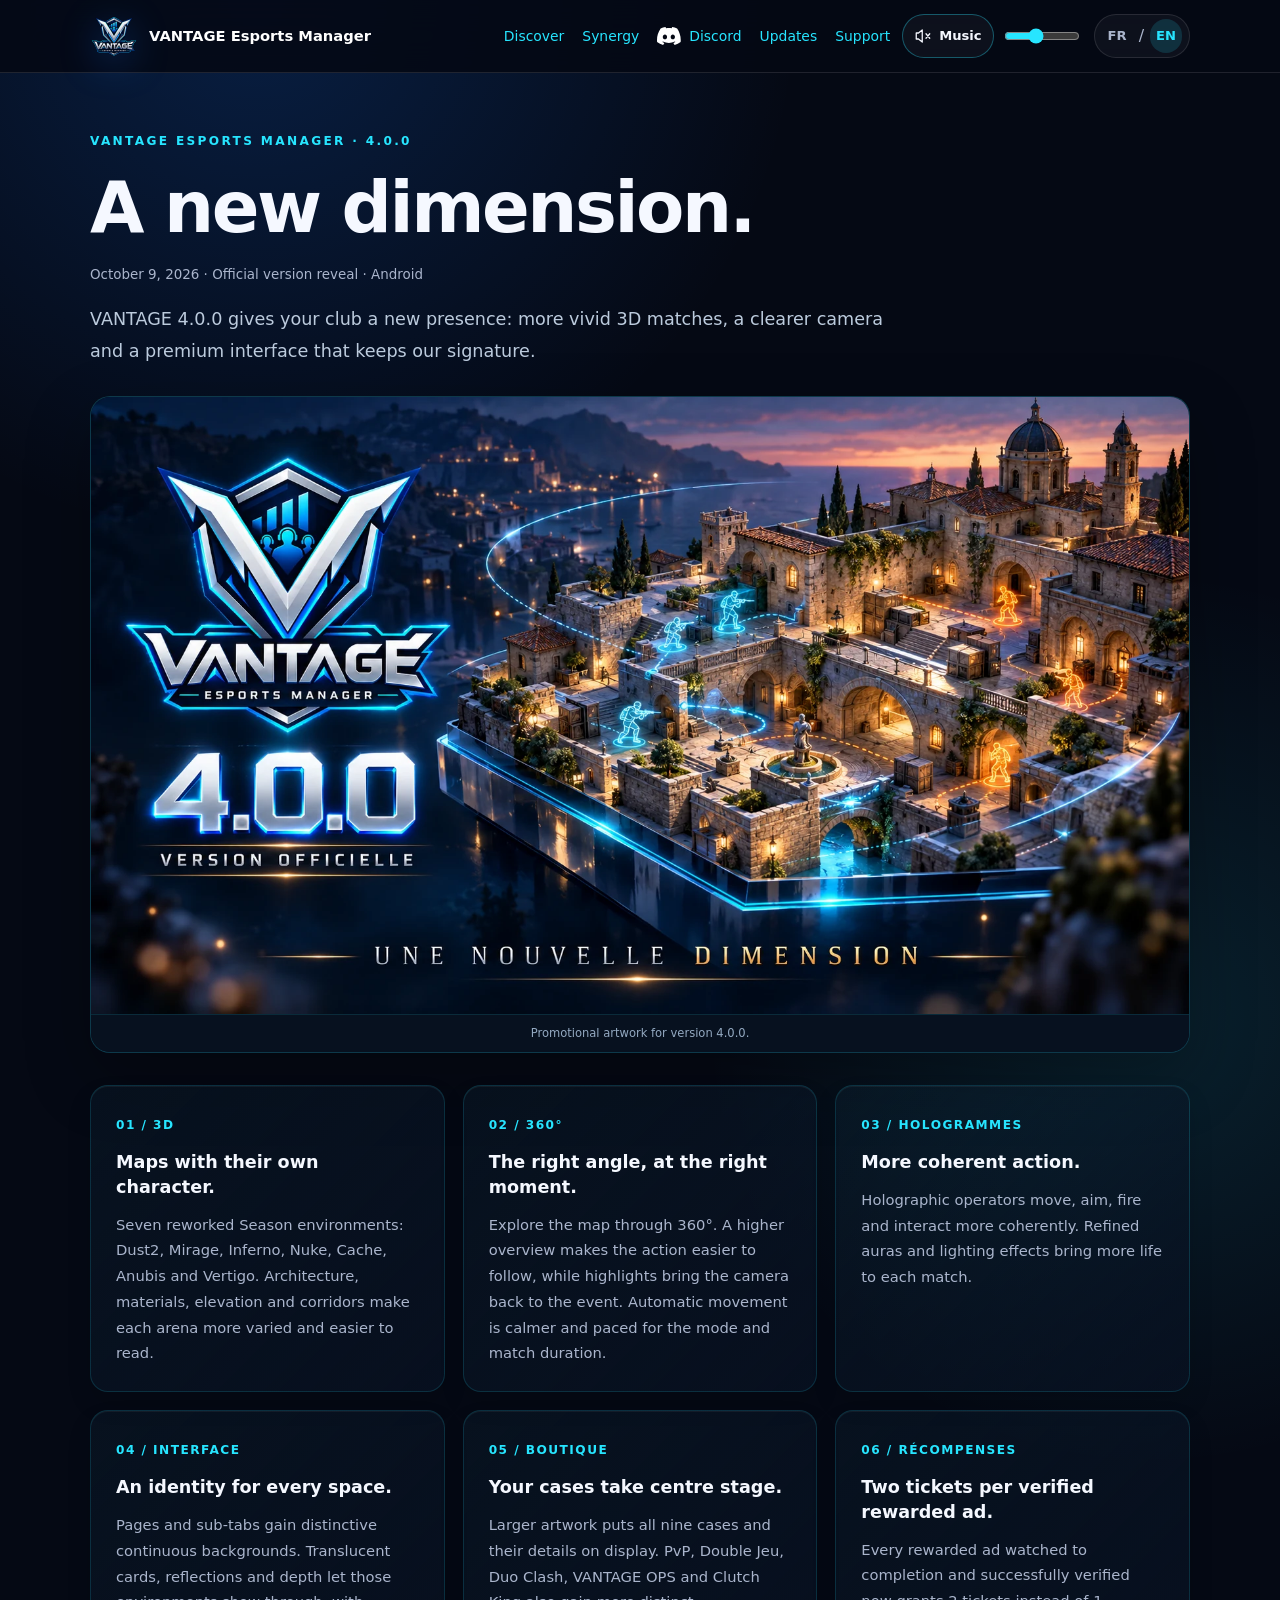
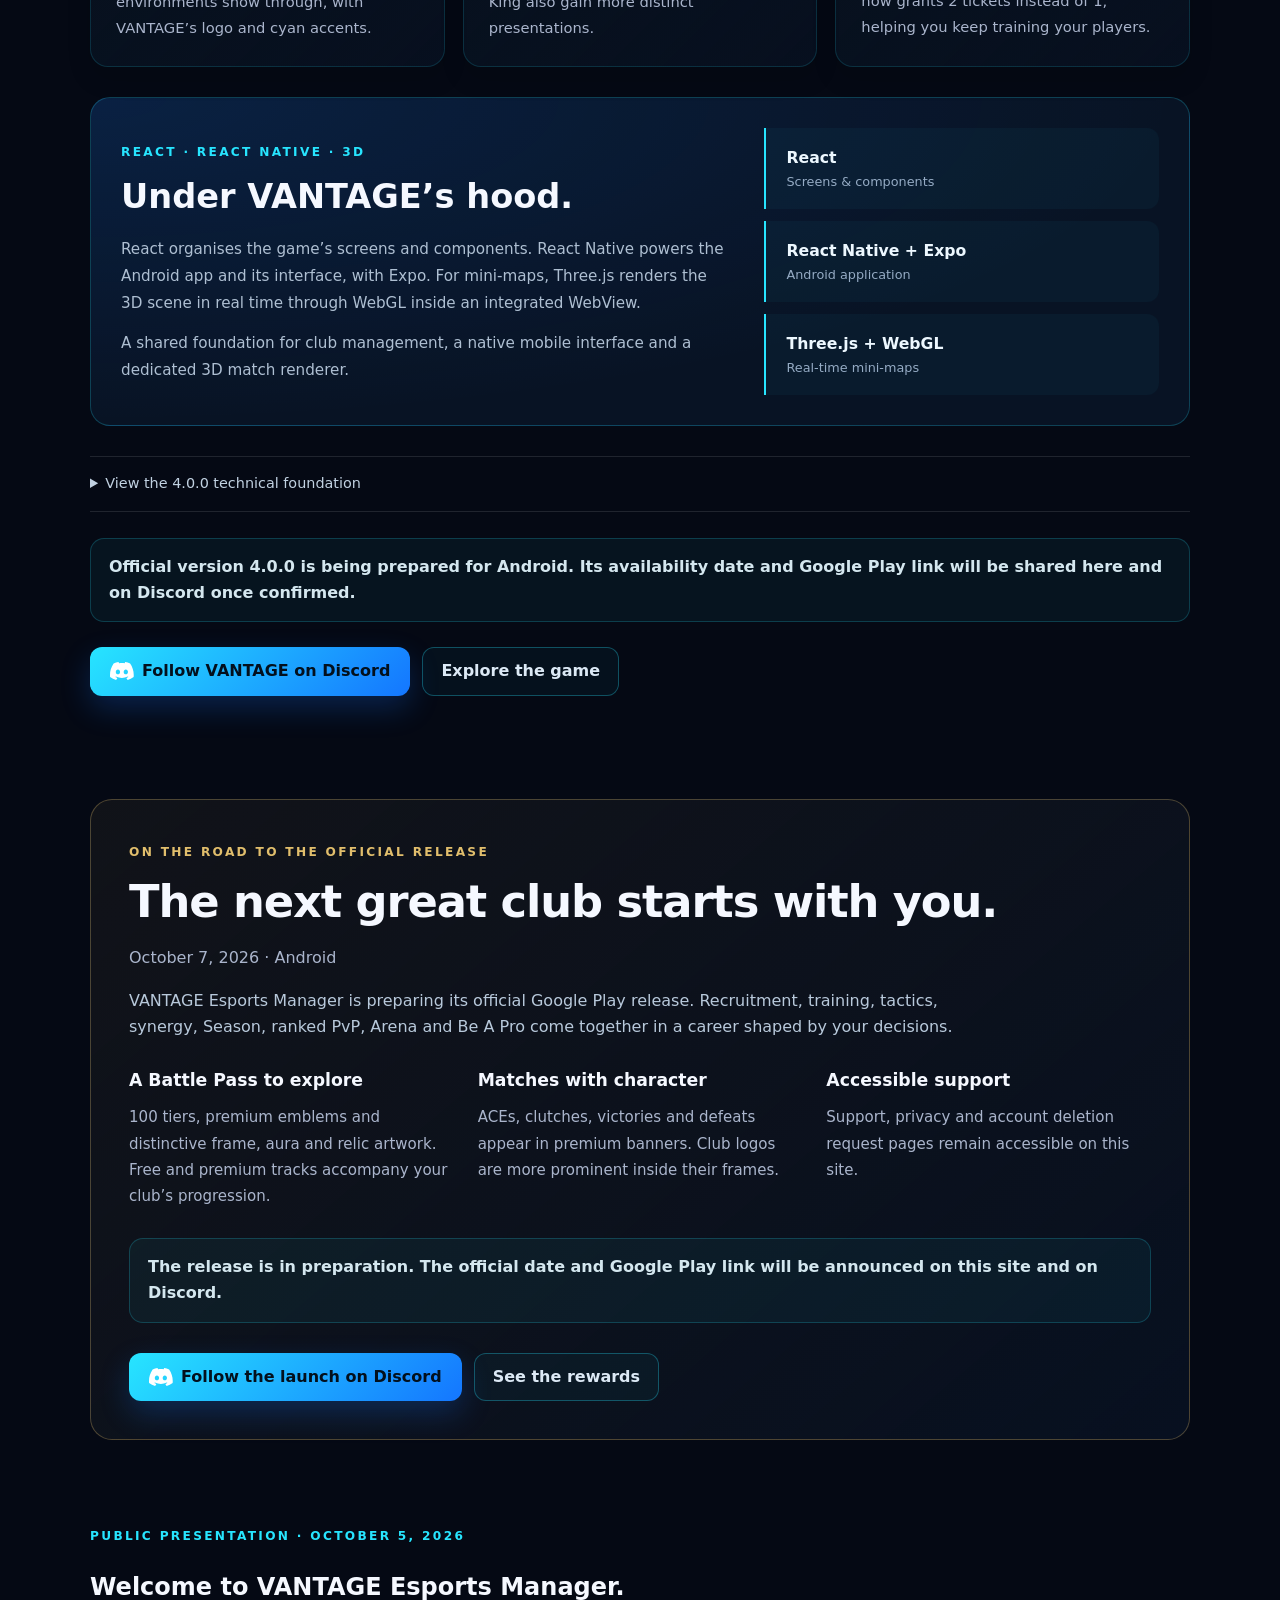
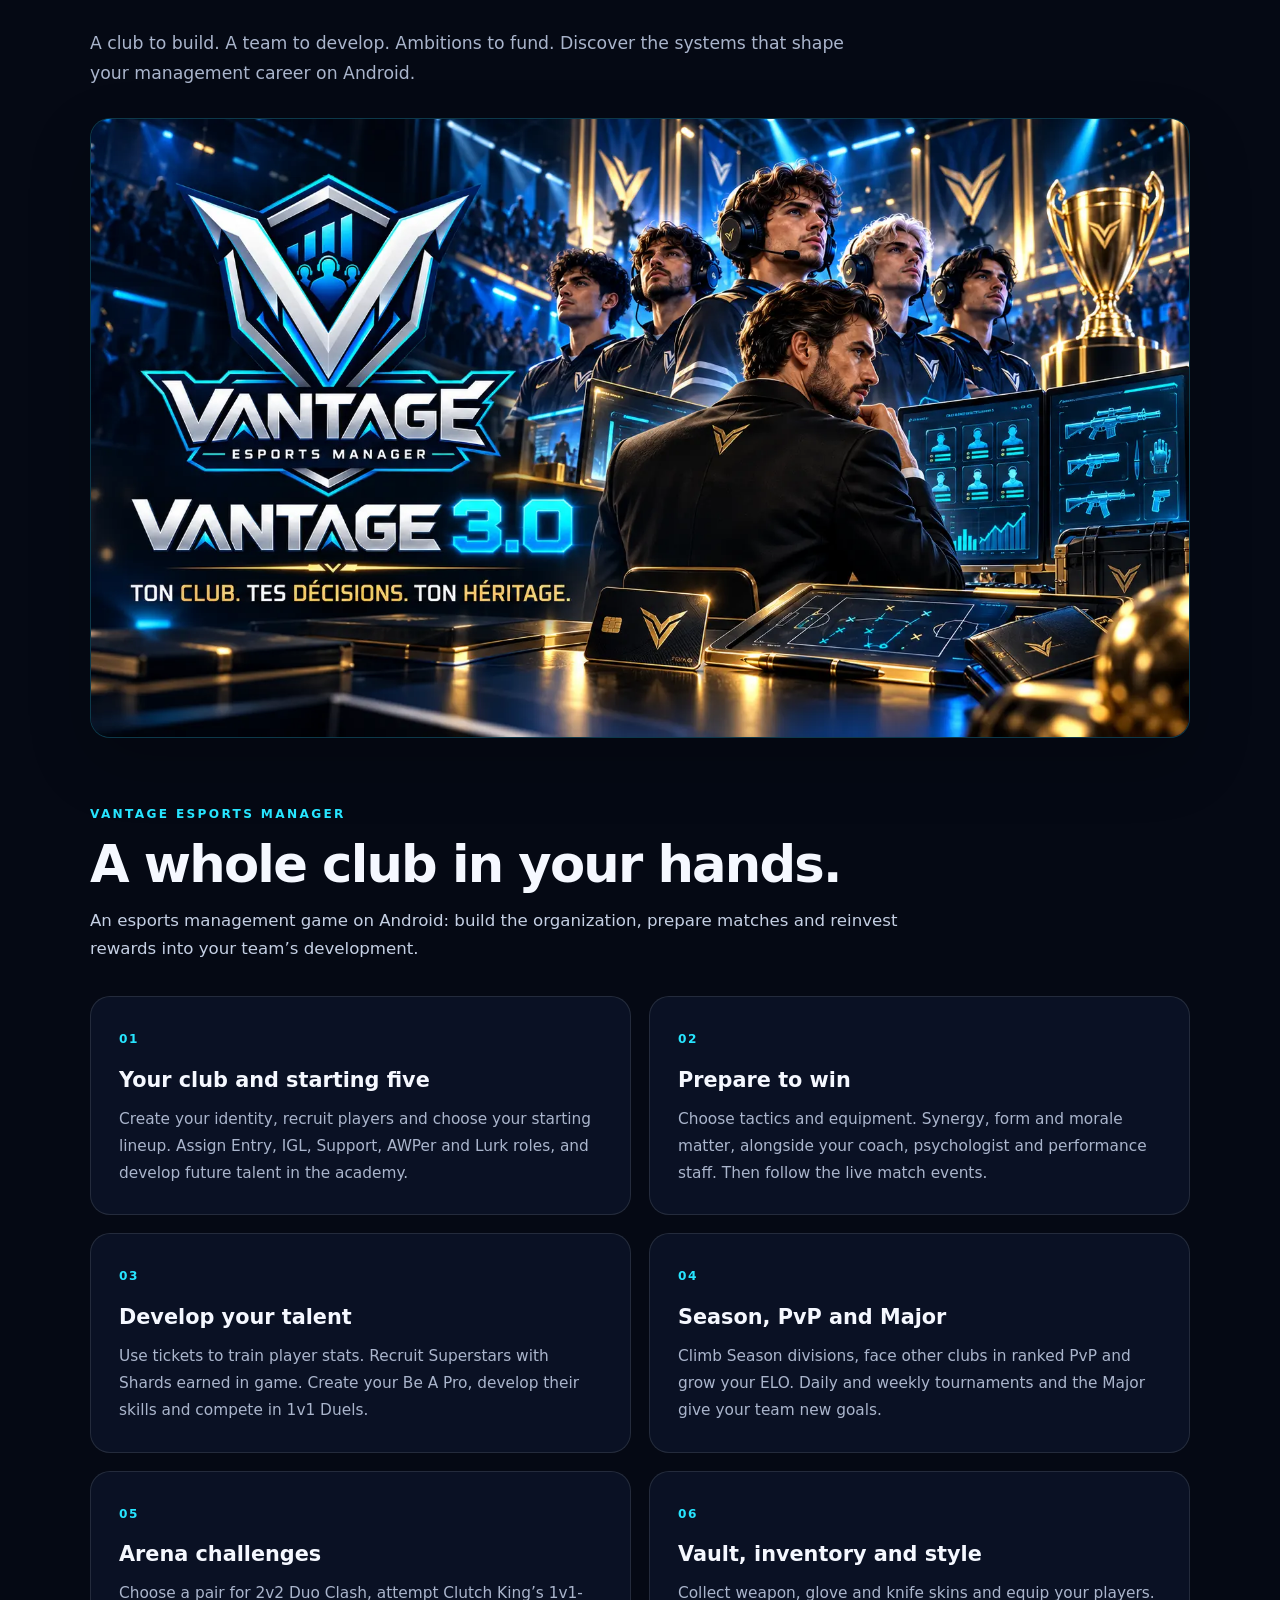
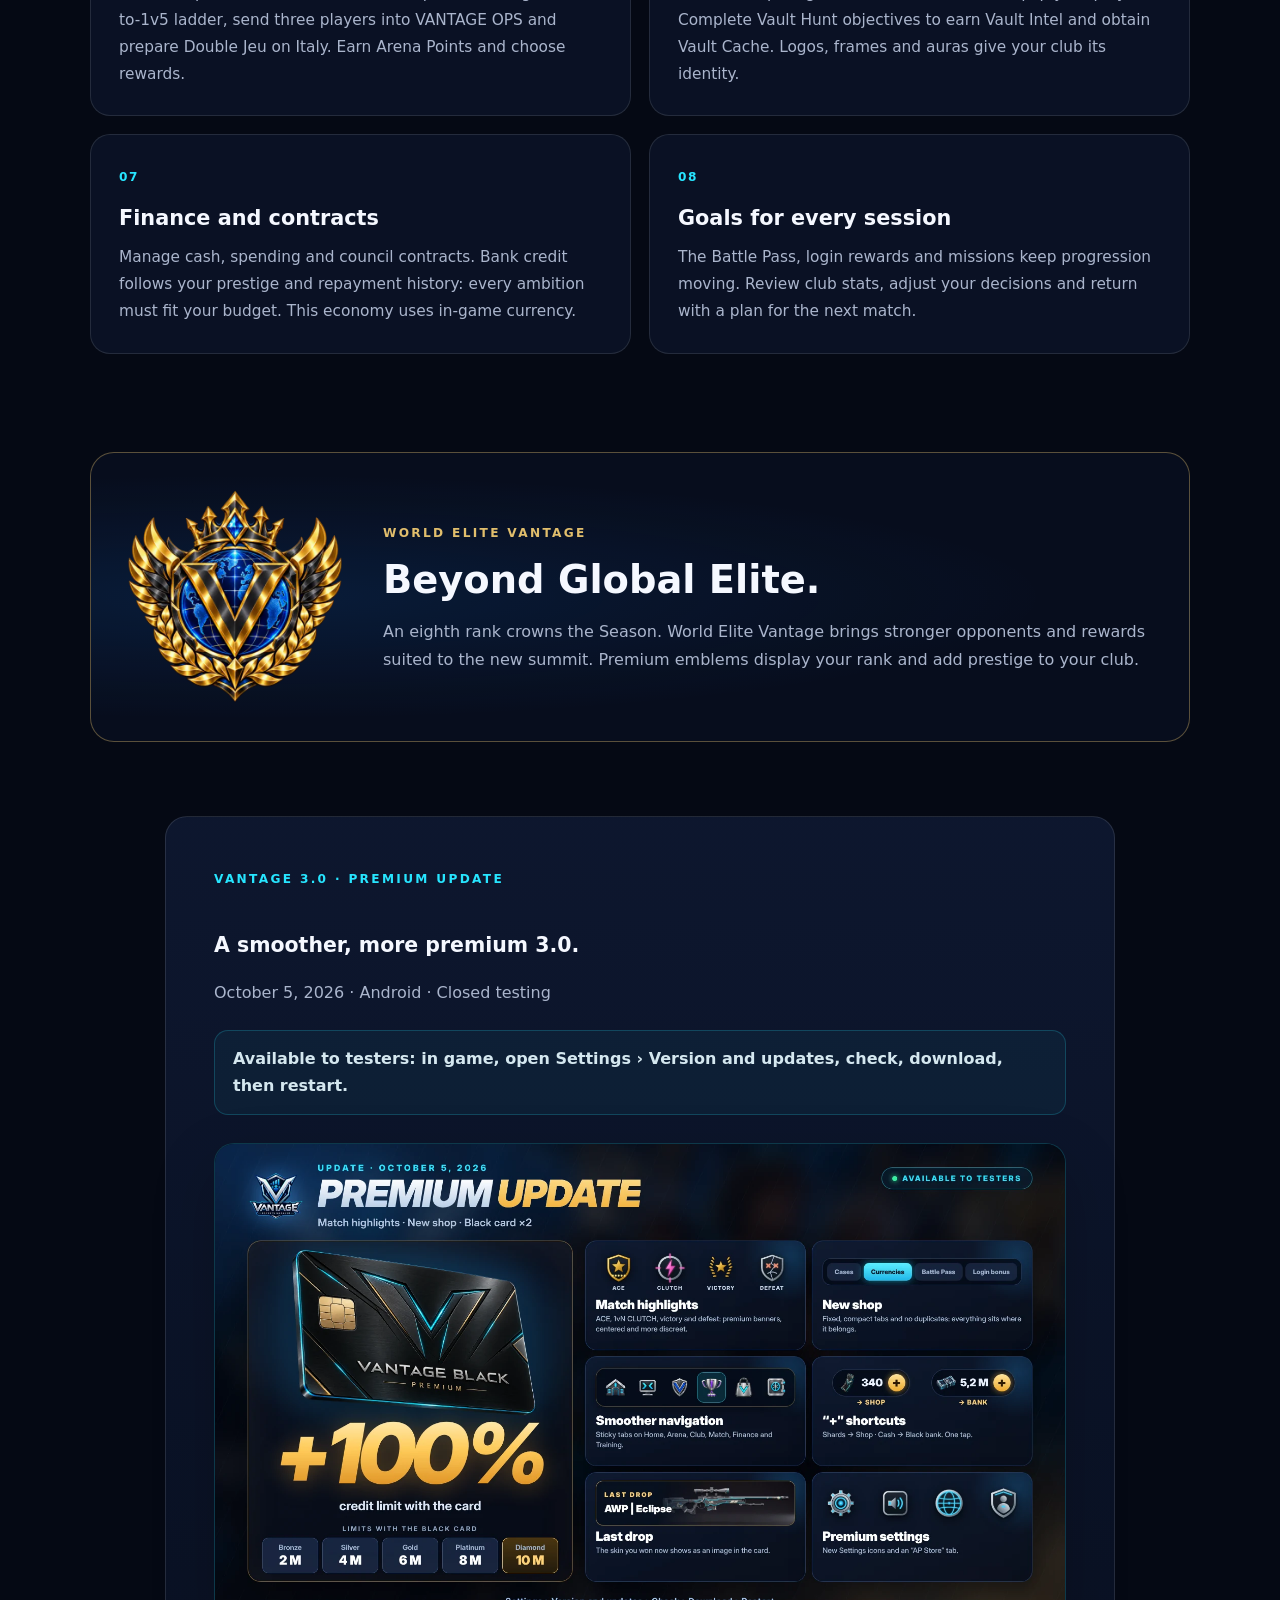
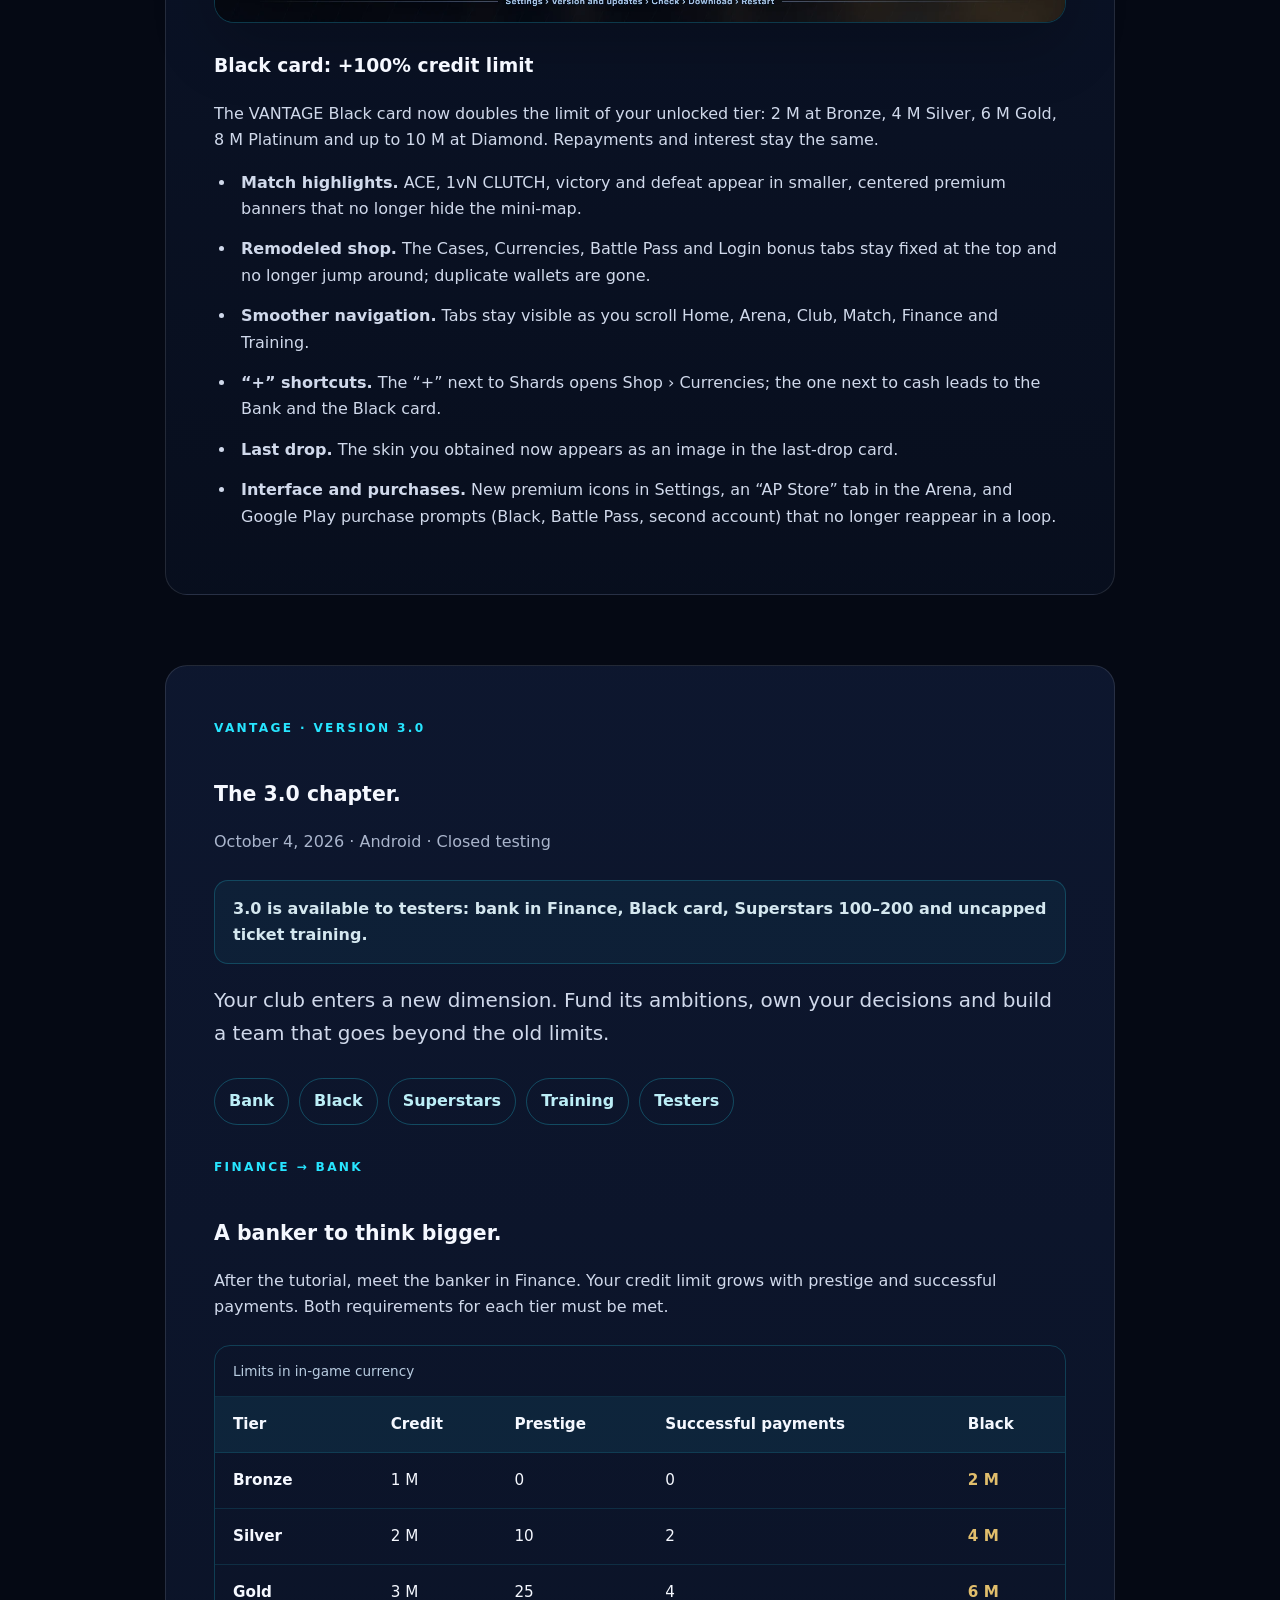
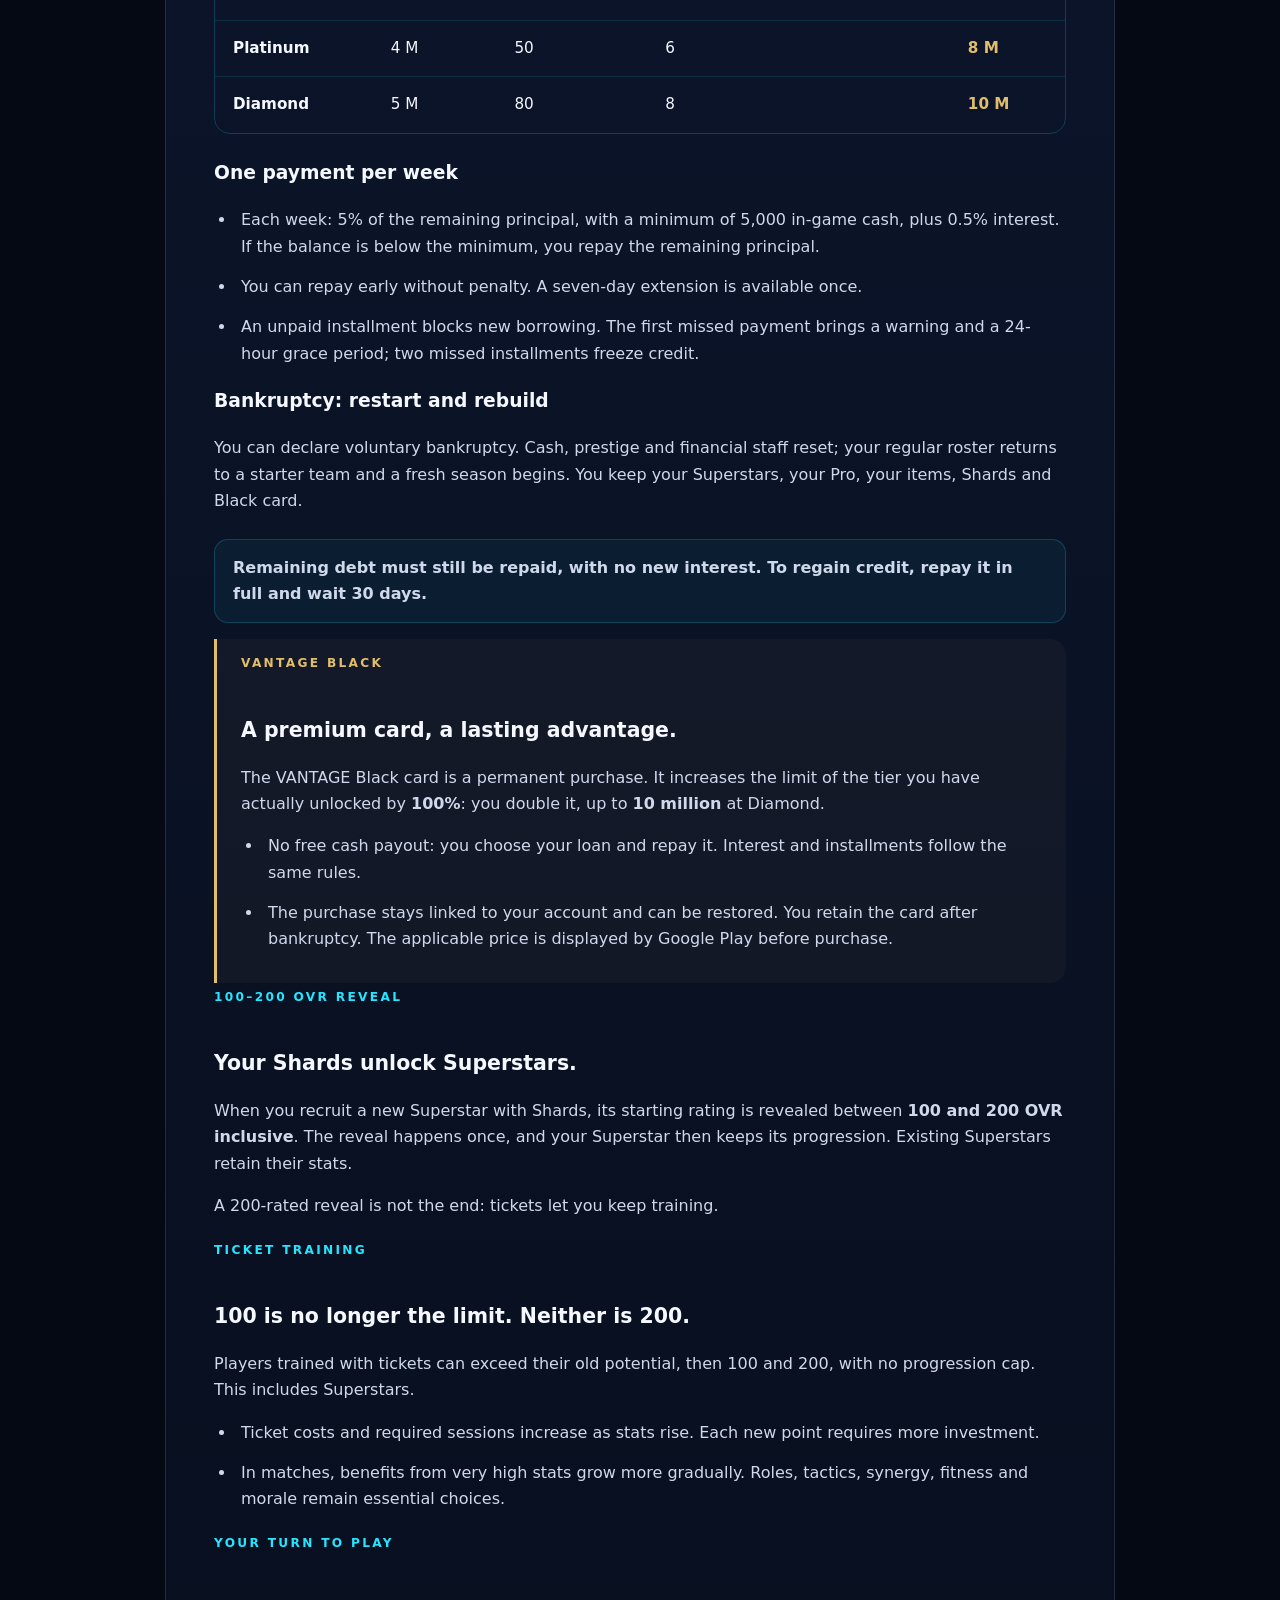
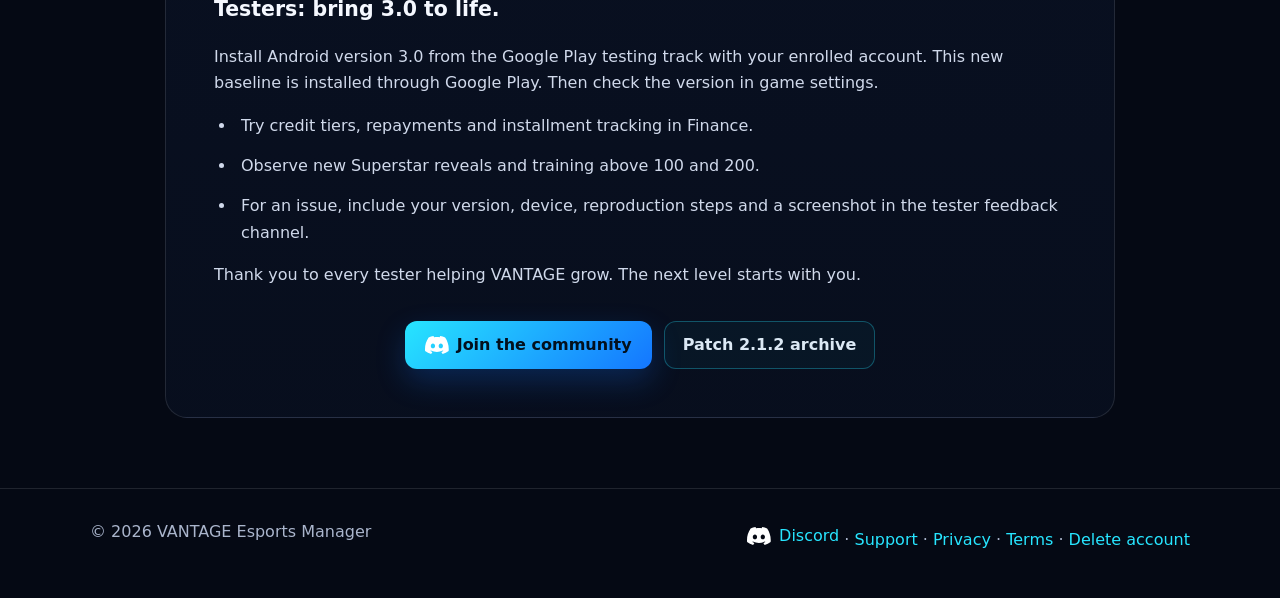
<file: updates/index.html>
<!doctype html>
<html lang="fr">
<head>
<meta charset="utf-8"><meta name="viewport" content="width=device-width,initial-scale=1">
<title data-title-fr="VANTAGE 4.0.0 — Nouveautés officielles" data-title-en="VANTAGE 4.0.0 — Official new features">VANTAGE 4.0.0 — Nouveautés officielles</title>
<meta name="description" content="Découvre VANTAGE 4.0.0 : cartes 3D distinctives, caméra 360°, hologrammes et auras améliorés, interface premium, boutique agrandie et 2 tickets par publicité récompensée validée." data-description-en="Discover VANTAGE 4.0.0: distinctive 3D maps, a 360° camera, refined holograms and auras, a premium interface, larger case artwork and 2 tickets per verified rewarded ad.">
<link rel="canonical" href="https://vantageesportsmanager.xyz/updates/">
<meta property="og:title" content="VANTAGE 4.0.0 — Nouveautés officielles">
<meta property="og:description" content="Découvre VANTAGE 4.0.0 : cartes 3D distinctives, caméra 360°, hologrammes et auras améliorés, interface premium, boutique agrandie et 2 tickets par publicité récompensée validée.">
<meta property="og:type" content="website">
<meta property="og:url" content="https://vantageesportsmanager.xyz/updates/">
<meta property="og:image" content="https://vantageesportsmanager.xyz/assets/vantage-4-0-0.jpg">
<meta property="og:image:width" content="1672"><meta property="og:image:height" content="941"><meta property="og:image:alt" content="VANTAGE 4.0.0 — Une nouvelle dimension"><meta name="twitter:card" content="summary_large_image">
<meta name="theme-color" content="#050914">
<link rel="stylesheet" href="/assets/style.css?v=v400-20261009">
<script defer src="/assets/lang.js?v=211-20261003-academy"></script>
<link rel="icon" href="/assets/vantage-logo.webp" type="image/webp">
</head>
<body>
<a class="skip-link" href="#main-content"><span class="fr">Aller au contenu</span><span class="en">Skip to content</span></a>
<header><div class="wrap nav">
<a class="brand" href="/" aria-label="VANTAGE Esports Manager"><span class="vmark" aria-hidden="true"></span><span>VANTAGE Esports Manager</span></a>
<div class="nav-right">
<button class="menu-toggle" type="button" aria-expanded="false" aria-controls="site-navigation" aria-label="Menu"><svg width="20" height="20" viewBox="0 0 24 24" aria-hidden="true"><path d="M4 6h16M4 12h16M4 18h16" fill="none" stroke="currentColor" stroke-width="2" stroke-linecap="round"/></svg></button>
<nav id="site-navigation" class="primary-nav" aria-label="Navigation principale" data-label-fr="Navigation principale" data-label-en="Main navigation">
<a href="/discover/"><span class="fr">Découvrir</span><span class="en">Discover</span></a>
<a href="/synergy/"><span class="fr">Synergie</span><span class="en">Synergy</span></a>
<a href="/community/" class="discord-link"><img class="discord-logo" src="/assets/discord-symbol-white.svg" width="24" height="18" alt="" aria-hidden="true">Discord</a>
<a href="/updates/"><span class="fr">Mises à jour</span><span class="en">Updates</span></a>
<a href="/support/">Support</a>
</nav>
<div class="lang-switch" role="group" aria-label="Langue" data-label-fr="Langue" data-label-en="Language"><button type="button" data-lang="fr" aria-label="Français">FR</button><span aria-hidden="true">/</span><button type="button" data-lang="en" aria-label="English">EN</button></div>
</div></div></header>
<main id="main-content" tabindex="-1"><article class="wrap v4-release" id="version-4-0-0" aria-labelledby="v4-title"><span class="kicker">VANTAGE ESPORTS MANAGER · 4.0.0</span><h1 id="v4-title"><span class="fr">Une nouvelle dimension.</span><span class="en">A new dimension.</span></h1><p class="meta"><time datetime="2026-10-09"><span class="fr">9 octobre 2026</span><span class="en">October 9, 2026</span></time> · <span class="fr">Présentation de la version officielle</span><span class="en">Official version reveal</span> · Android</p><p class="v4-lead"><span class="fr">VANTAGE 4.0.0 donne une nouvelle présence à ton club : des matchs en 3D plus vivants, une caméra plus lisible et une interface premium qui garde notre signature.</span><span class="en">VANTAGE 4.0.0 gives your club a new presence: more vivid 3D matches, a clearer camera and a premium interface that keeps our signature.</span></p><figure class="app-visual launch-poster v4-poster"><img src="/assets/vantage-4-0-0.webp" width="1672" height="941" alt="VANTAGE 4.0.0 — affiche officielle avec le logo et une carte tactique 3D" data-alt-fr="VANTAGE 4.0.0 — affiche officielle avec le logo et une carte tactique 3D" data-alt-en="VANTAGE 4.0.0 — official poster with the logo and a 3D tactical map" fetchpriority="high" decoding="async"><figcaption><span class="fr">Visuel promotionnel de la version 4.0.0.</span><span class="en">Promotional artwork for version 4.0.0.</span></figcaption></figure><div class="v4-feature-grid"><article><span class="feature-index">01 / 3D</span><h3><span class="fr">Des cartes qui ont leur propre caractère.</span><span class="en">Maps with their own character.</span></h3><p><span class="fr">Sept environnements de Saison retravaillés : Dust2, Mirage, Inferno, Nuke, Cache, Anubis et Vertigo. Architecture, matériaux, relief et couloirs rendent les terrains plus variés et plus lisibles.</span><span class="en">Seven reworked Season environments: Dust2, Mirage, Inferno, Nuke, Cache, Anubis and Vertigo. Architecture, materials, elevation and corridors make each arena more varied and easier to read.</span></p></article><article><span class="feature-index">02 / 360°</span><h3><span class="fr">Le bon angle, au bon moment.</span><span class="en">The right angle, at the right moment.</span></h3><p><span class="fr">Explore la carte à 360°. La vue d’ensemble prend de la hauteur et les moments forts recentrent la caméra sur l’action. Les mouvements automatiques sont plus calmes et adaptés au mode ainsi qu’à la durée du match.</span><span class="en">Explore the map through 360°. A higher overview makes the action easier to follow, while highlights bring the camera back to the event. Automatic movement is calmer and paced for the mode and match duration.</span></p></article><article><span class="feature-index">03 / HOLOGRAMMES</span><h3><span class="fr">Des actions plus cohérentes.</span><span class="en">More coherent action.</span></h3><p><span class="fr">Déplacements, visée, tirs et interactions des opérateurs holographiques gagnent en cohérence. Les auras et les effets lumineux ont un rendu plus soigné pour donner davantage de vie au match.</span><span class="en">Holographic operators move, aim, fire and interact more coherently. Refined auras and lighting effects bring more life to each match.</span></p></article><article><span class="feature-index">04 / INTERFACE</span><h3><span class="fr">Une identité pour chaque espace.</span><span class="en">An identity for every space.</span></h3><p><span class="fr">Les pages et sous-onglets adoptent des décors continus distinctifs. Les cartes translucides, leurs reflets et leur relief laissent respirer les arrière-plans, avec le logo et les accents cyan de VANTAGE.</span><span class="en">Pages and sub-tabs gain distinctive continuous backgrounds. Translucent cards, reflections and depth let those environments show through, with VANTAGE’s logo and cyan accents.</span></p></article><article><span class="feature-index">05 / BOUTIQUE</span><h3><span class="fr">Tes caisses passent au premier plan.</span><span class="en">Your cases take centre stage.</span></h3><p><span class="fr">Les visuels des neuf caisses sont agrandis pour mieux montrer leurs détails. Les modes PvP, Double Jeu, Duo Clash, VANTAGE OPS et Clutch King disposent aussi d’une présentation plus différenciée.</span><span class="en">Larger artwork puts all nine cases and their details on display. PvP, Double Jeu, Duo Clash, VANTAGE OPS and Clutch King also gain more distinct presentations.</span></p></article><article><span class="feature-index">06 / RÉCOMPENSES</span><h3><span class="fr">Deux tickets par publicité validée.</span><span class="en">Two tickets per verified rewarded ad.</span></h3><p><span class="fr">Chaque publicité récompensée regardée jusqu’au bout et validée donne maintenant 2 tickets au lieu de 1, pour poursuivre l’entraînement de tes joueurs.</span><span class="en">Every rewarded ad watched to completion and successfully verified now grants 2 tickets instead of 1, helping you keep training your players.</span></p></article></div><section class="v4-engine" aria-labelledby="engine-title"><div><span class="kicker">REACT · REACT NATIVE · 3D</span><h2 id="engine-title"><span class="fr">Sous le capot de VANTAGE.</span><span class="en">Under VANTAGE’s hood.</span></h2><p><span class="fr">React organise les écrans et les composants du jeu. React Native porte l’application et son interface Android, avec Expo. Pour les mini-cartes, Three.js calcule la scène 3D en temps réel via WebGL dans une WebView intégrée.</span><span class="en">React organises the game’s screens and components. React Native powers the Android app and its interface, with Expo. For mini-maps, Three.js renders the 3D scene in real time through WebGL inside an integrated WebView.</span></p><p><span class="fr">Une base commune pour la gestion du club, une interface mobile native et un rendu 3D dédié aux matchs.</span><span class="en">A shared foundation for club management, a native mobile interface and a dedicated 3D match renderer.</span></p></div><div class="v4-engine-stack"><div><b>React</b><span><span class="fr">Écrans &amp; composants</span><span class="en">Screens &amp; components</span></span></div><div><b>React Native + Expo</b><span><span class="fr">Application Android</span><span class="en">Android application</span></span></div><div><b>Three.js + WebGL</b><span><span class="fr">Mini-cartes en temps réel</span><span class="en">Real-time mini-maps</span></span></div></div></section><details class="v4-tech"><summary><span class="fr">Voir la base technique de la 4.0.0</span><span class="en">View the 4.0.0 technical foundation</span></summary><p>React 19.1 · React Native 0.81.5 · Expo SDK 54 · Three.js / WebGL · React Native WebView</p></details><div class="callout"><span class="fr">La version officielle 4.0.0 se prépare pour Android. La date de disponibilité et le lien Google Play seront communiqués ici et sur Discord dès confirmation.</span><span class="en">Official version 4.0.0 is being prepared for Android. Its availability date and Google Play link will be shared here and on Discord once confirmed.</span></div><div class="hero-actions"><a class="discord-link primary-btn" href="/community/"><img class="discord-logo" src="/assets/discord-symbol-white.svg" width="24" height="18" alt="" aria-hidden="true"><span class="fr">Suivre VANTAGE sur Discord</span><span class="en">Follow VANTAGE on Discord</span></a><a class="secondary-btn" href="/discover/"><span class="fr">Découvrir le jeu</span><span class="en">Explore the game</span></a></div></article><section class="wrap official-release-note" id="lancement" aria-labelledby="release-title"><span class="kicker"><span class="fr">EN ROUTE VERS LA SORTIE OFFICIELLE</span><span class="en">ON THE ROAD TO THE OFFICIAL RELEASE</span></span><h1 id="release-title"><span class="fr">Le prochain grand club commence avec toi.</span><span class="en">The next great club starts with you.</span></h1><p class="meta"><time datetime="2026-10-07"><span class="fr">7 octobre 2026</span><span class="en">October 7, 2026</span></time> · Android</p><p><span class="fr">VANTAGE Esports Manager prépare sa sortie officielle sur Google Play. Recrutement, entraînement, tactiques, synergie, Saison, PvP classé, Arena et Be A Pro se rejoignent dans une carrière à construire avec tes décisions.</span><span class="en">VANTAGE Esports Manager is preparing its official Google Play release. Recruitment, training, tactics, synergy, Season, ranked PvP, Arena and Be A Pro come together in a career shaped by your decisions.</span></p><div class="launch-note-grid"><article><h3><span class="fr">Un Battle Pass à explorer</span><span class="en">A Battle Pass to explore</span></h3><p><span class="fr">100 paliers, des emblèmes premium et des visuels distinctifs pour les cadres, auras et reliques. Les parcours gratuit et premium accompagnent la progression de ton club.</span><span class="en">100 tiers, premium emblems and distinctive frame, aura and relic artwork. Free and premium tracks accompany your club’s progression.</span></p></article><article><h3><span class="fr">Des matchs avec du caractère</span><span class="en">Matches with character</span></h3><p><span class="fr">ACE, clutchs, victoires et défaites prennent place dans des bandeaux premium. Les logos du club sont davantage mis en valeur dans leurs cadres.</span><span class="en">ACEs, clutches, victories and defeats appear in premium banners. Club logos are more prominent inside their frames.</span></p></article><article><h3><span class="fr">Un support accessible</span><span class="en">Accessible support</span></h3><p><span class="fr">Les pages de support, de confidentialité et de demande de suppression de compte restent accessibles depuis le site.</span><span class="en">Support, privacy and account deletion request pages remain accessible on this site.</span></p></article></div><div class="callout"><span class="fr">La sortie se prépare. La date officielle et le lien Google Play seront annoncés sur ce site et sur Discord.</span><span class="en">The release is in preparation. The official date and Google Play link will be announced on this site and on Discord.</span></div><div class="hero-actions"><a class="discord-link primary-btn" href="/community/"><img class="discord-logo" src="/assets/discord-symbol-white.svg" width="24" height="18" alt="" aria-hidden="true"><span class="fr">Suivre le lancement sur Discord</span><span class="en">Follow the launch on Discord</span></a><a class="secondary-btn" href="/#update-300"><span class="fr">Voir les récompenses</span><span class="en">See the rewards</span></a></div></section><section class="wrap public-announcement" id="presentation"><span class="kicker"><span class="fr">PRÉSENTATION PUBLIQUE · 5 OCTOBRE 2026</span><span class="en">PUBLIC PRESENTATION · OCTOBER 5, 2026</span></span><h2 class="fr">Bienvenue dans VANTAGE Esports Manager.</h2><h2 class="en">Welcome to VANTAGE Esports Manager.</h2><p class="fr">Un club à construire. Une équipe à développer. Des ambitions à financer. Découvre tous les systèmes qui donnent vie à ta carrière de manager sur Android.</p><p class="en">A club to build. A team to develop. Ambitions to fund. Discover the systems that shape your management career on Android.</p><figure class="app-visual launch-poster"><img src="/assets/vantage-3-0-public.webp" width="1672" height="941" alt="VANTAGE 3.0 : le manager, son équipe et le logo officiel dans une arène esport" data-alt-fr="VANTAGE 3.0 : le manager, son équipe et le logo officiel dans une arène esport" data-alt-en="VANTAGE 3.0: the manager, their team and the official logo in an esports arena" decoding="async"></figure></section><section class="wrap discover-section public-systems" id="systems"><div class="section-heading"><span class="kicker">VANTAGE ESPORTS MANAGER</span><h2 class="fr">Tout un club entre tes mains.</h2><h2 class="en">A whole club in your hands.</h2><p class="fr">Un jeu de gestion esport sur Android : tu construis l’organisation, prépares les matchs et réinvestis tes récompenses dans la progression de ton équipe.</p><p class="en">An esports management game on Android: build the organization, prepare matches and reinvest rewards into your team’s development.</p></div><div class="update-grid public-systems-grid"><article><span class="feature-index">01</span><h3 class="fr">Le club et ton cinq</h3><h3 class="en">Your club and starting five</h3><p class="fr">Crée ton identité, recrute tes joueurs et compose ton équipe titulaire. Attribue les rôles Entry, IGL, Support, AWPer et Lurk ; prépare aussi ta relève dans le club école.</p><p class="en">Create your identity, recruit players and choose your starting lineup. Assign Entry, IGL, Support, AWPer and Lurk roles, and develop future talent in the academy.</p></article><article><span class="feature-index">02</span><h3 class="fr">Préparer la victoire</h3><h3 class="en">Prepare to win</h3><p class="fr">Choisis tes tactiques et tes équipements. La synergie, la forme et le moral comptent, tout comme le coach, le psychologue et le préparateur sportif. Suis ensuite les événements du match en direct.</p><p class="en">Choose tactics and equipment. Synergy, form and morale matter, alongside your coach, psychologist and performance staff. Then follow the live match events.</p></article><article><span class="feature-index">03</span><h3 class="fr">Développer tes talents</h3><h3 class="en">Develop your talent</h3><p class="fr">Utilise tes tickets pour entraîner les statistiques de tes joueurs. Recrute des Superstars avec les Éclats gagnés en jeu. Crée aussi ton Be A Pro, développe ses compétences et dispute des Duels 1v1.</p><p class="en">Use tickets to train player stats. Recruit Superstars with Shards earned in game. Create your Be A Pro, develop their skills and compete in 1v1 Duels.</p></article><article><span class="feature-index">04</span><h3 class="fr">Saison, PvP et Major</h3><h3 class="en">Season, PvP and Major</h3><p class="fr">Monte les divisions de la Saison, affronte d’autres clubs en PvP classé et fais évoluer ton ELO. Les tournois quotidiens, hebdomadaires et le Major donnent de nouveaux objectifs à ton équipe.</p><p class="en">Climb Season divisions, face other clubs in ranked PvP and grow your ELO. Daily and weekly tournaments and the Major give your team new goals.</p></article><article><span class="feature-index">05</span><h3 class="fr">Les défis de l’Arena</h3><h3 class="en">Arena challenges</h3><p class="fr">Choisis ton duo pour Duo Clash en 2v2, tente le parcours 1v1 à 1v5 de Clutch King, envoie trois joueurs dans VANTAGE OPS et prépare l’opération Double Jeu sur Italy. Gagne des Arena Points et choisis tes récompenses.</p><p class="en">Choose a pair for 2v2 Duo Clash, attempt Clutch King’s 1v1-to-1v5 ladder, send three players into VANTAGE OPS and prepare Double Jeu on Italy. Earn Arena Points and choose rewards.</p></article><article><span class="feature-index">06</span><h3 class="fr">Vault, inventaire et style</h3><h3 class="en">Vault, inventory and style</h3><p class="fr">Collectionne les skins d’armes, gants et couteaux, puis équipe tes joueurs. Dans Vault Hunt, remplis tes objectifs pour gagner du Vault Intel et obtenir des Vault Cache. Logos, cadres et auras donnent une identité à ton club.</p><p class="en">Collect weapon, glove and knife skins and equip your players. Complete Vault Hunt objectives to earn Vault Intel and obtain Vault Cache. Logos, frames and auras give your club its identity.</p></article><article><span class="feature-index">07</span><h3 class="fr">Finance et contrats</h3><h3 class="en">Finance and contracts</h3><p class="fr">Gère ta trésorerie, tes dépenses et les contrats du conseil. La banque propose un crédit selon ton prestige et ton historique de remboursement : chaque ambition doit aussi tenir dans ton budget. Toute cette économie utilise la monnaie du jeu.</p><p class="en">Manage cash, spending and council contracts. Bank credit follows your prestige and repayment history: every ambition must fit your budget. This economy uses in-game currency.</p></article><article><span class="feature-index">08</span><h3 class="fr">Des objectifs à chaque session</h3><h3 class="en">Goals for every session</h3><p class="fr">Le Battle Pass, les récompenses de connexion et les missions entretiennent ta progression. Consulte les statistiques de ton club, ajuste tes choix et reviens avec un plan pour le prochain match.</p><p class="en">The Battle Pass, login rewards and missions keep progression moving. Review club stats, adjust your decisions and return with a plan for the next match.</p></article></div></section><section class="wrap public-world" id="world-elite"><img src="/assets/app/world-elite.webp" width="512" height="512" alt="Emblème World Elite Vantage, noir, or et bleu" data-alt-fr="Emblème World Elite Vantage, noir, or et bleu" data-alt-en="World Elite Vantage emblem in black, gold and blue" loading="lazy" decoding="async"><div><span class="kicker">WORLD ELITE VANTAGE</span><h2 class="fr">Au-delà de Global Elite.</h2><h2 class="en">Beyond Global Elite.</h2><p class="fr">Un huitième rang couronne la Saison. World Elite Vantage t’oppose à des équipes encore plus fortes, avec des récompenses adaptées à ce nouveau sommet. Les emblèmes premium rendent ton rang visible et donnent du prestige à ton club.</p><p class="en">An eighth rank crowns the Season. World Elite Vantage brings stronger opponents and rewards suited to the new summit. Premium emblems display your rank and add prestige to your club.</p></div></section><article class="wrap legal release-notes" id="premium-update">
<span class="kicker"><span class="fr">VANTAGE 3.0 · MISE À JOUR PREMIUM</span><span class="en">VANTAGE 3.0 · PREMIUM UPDATE</span></span><h2 class="fr">Une 3.0 plus fluide, plus premium.</h2><h2 class="en">A smoother, more premium 3.0.</h2>
<p class="meta"><time datetime="2026-10-05"><span class="fr">5 octobre 2026</span><span class="en">October 5, 2026</span></time> · Android · <span class="fr">Test fermé</span><span class="en">Closed testing</span></p>
<div class="callout"><span class="fr">Disponible pour les testeurs : dans le jeu, ouvre Paramètres › Version et mises à jour, vérifie, télécharge puis redémarre.</span><span class="en">Available to testers: in game, open Settings › Version and updates, check, download, then restart.</span></div>
<figure class="app-visual launch-poster"><img class="fr" src="/assets/vantage-update-premium-fr.webp" width="1672" height="941" alt="Mise à jour premium VANTAGE 3.0 : carte Black +100 %, moments forts, boutique refaite, navigation fluide, raccourcis plus, dernier drop et réglages premium" decoding="async"><img class="en" src="/assets/vantage-update-premium-en.webp" width="1672" height="941" alt="VANTAGE 3.0 premium update: Black card +100%, match highlights, new shop, smoother navigation, plus shortcuts, last drop and premium settings" decoding="async"></figure>
<section><h3 class="fr">Carte Black : +100 % de plafond</h3><h3 class="en">Black card: +100% credit limit</h3><p class="fr">La carte VANTAGE Black double désormais le plafond de ton palier débloqué : 2 M au palier Bronze, 4 M Argent, 6 M Or, 8 M Platine et jusqu’à 10 M au palier Diamant. Les remboursements et les intérêts restent les mêmes.</p><p class="en">The VANTAGE Black card now doubles the limit of your unlocked tier: 2 M at Bronze, 4 M Silver, 6 M Gold, 8 M Platinum and up to 10 M at Diamond. Repayments and interest stay the same.</p></section>
<ul class="release-list">
<li><span class="fr"><strong>Moments forts en match.</strong> ACE, CLUTCH 1vN, victoire et défaite s’affichent dans des bandeaux premium plus petits et centrés, pour ne plus cacher la mini-carte.</span><span class="en"><strong>Match highlights.</strong> ACE, 1vN CLUTCH, victory and defeat appear in smaller, centered premium banners that no longer hide the mini-map.</span></li>
<li><span class="fr"><strong>Boutique remodelée.</strong> Les onglets Caisses, Monnaies, Battle Pass et Bonus de connexion restent fixes en haut et ne sautent plus ; les portefeuilles en double ont disparu.</span><span class="en"><strong>Remodeled shop.</strong> The Cases, Currencies, Battle Pass and Login bonus tabs stay fixed at the top and no longer jump around; duplicate wallets are gone.</span></li>
<li><span class="fr"><strong>Navigation plus fluide.</strong> Les onglets restent visibles quand tu fais défiler Accueil, Arena, Club, Match, Finance et Entraînement.</span><span class="en"><strong>Smoother navigation.</strong> Tabs stay visible as you scroll Home, Arena, Club, Match, Finance and Training.</span></li>
<li><span class="fr"><strong>Raccourcis « + ».</strong> Le « + » à côté des fragments ouvre Boutique › Monnaies ; celui du cash mène à la Banque et à la carte Black.</span><span class="en"><strong>“+” shortcuts.</strong> The “+” next to Shards opens Shop › Currencies; the one next to cash leads to the Bank and the Black card.</span></li>
<li><span class="fr"><strong>Dernier drop.</strong> Le skin obtenu s’affiche enfin en image dans la carte du dernier drop.</span><span class="en"><strong>Last drop.</strong> The skin you obtained now appears as an image in the last-drop card.</span></li>
<li><span class="fr"><strong>Interface et achats.</strong> Nouvelles icônes premium dans les Paramètres, onglet « Boutique AP » dans l’Arena, et fenêtres d’achat Google Play (Black, Battle Pass, second compte) qui ne reviennent plus en boucle.</span><span class="en"><strong>Interface and purchases.</strong> New premium icons in Settings, an “AP Store” tab in the Arena, and Google Play purchase prompts (Black, Battle Pass, second account) that no longer reappear in a loop.</span></li>
</ul>
</article>
<article class="wrap legal release-notes">
<span class="kicker">VANTAGE · VERSION 3.0</span><h2 class="fr">Le chapitre 3.0.</h2><h2 class="en">The 3.0 chapter.</h2>
<p class="meta"><time datetime="2026-10-04"><span class="fr">4 octobre 2026</span><span class="en">October 4, 2026</span></time> · Android · <span class="fr">Test fermé</span><span class="en">Closed testing</span></p>
<div class="callout"><span class="fr">La 3.0 est disponible pour les testeurs : banque dans Finance, carte Black, Superstars 100–200 et entraînement par tickets sans plafond.</span><span class="en">3.0 is available to testers: bank in Finance, Black card, Superstars 100–200 and uncapped ticket training.</span></div>

<p class="lead fr">Ton club entre dans une nouvelle dimension. Finance ses ambitions, assume tes choix et construis une équipe qui dépasse les anciennes limites.</p><p class="lead en">Your club enters a new dimension. Fund its ambitions, own your decisions and build a team that goes beyond the old limits.</p>
<nav class="release-jump" aria-label="Nouveautés 3.0" data-label-fr="Nouveautés 3.0" data-label-en="3.0 features"><a href="#bank"><span class="fr">Banque</span><span class="en">Bank</span></a><a href="#black">Black</a><a href="#superstars">Superstars</a><a href="#training"><span class="fr">Entraînement</span><span class="en">Training</span></a><a href="#testers"><span class="fr">Testeurs</span><span class="en">Testers</span></a></nav>
<section id="bank"><span class="kicker"><span class="fr">FINANCE → BANQUE</span><span class="en">FINANCE → BANK</span></span><h2 class="fr">Un banquier pour voir plus grand.</h2><h2 class="en">A banker to think bigger.</h2><p class="fr">Après le tutoriel, retrouve le banquier dans Finance. Ton plafond de crédit grandit avec ton prestige et tes paiements réussis. Les deux conditions de chaque palier doivent être remplies.</p><p class="en">After the tutorial, meet the banker in Finance. Your credit limit grows with prestige and successful payments. Both requirements for each tier must be met.</p>
<div class="credit-table-wrap"><table class="credit-table"><caption><span class="fr">Plafonds en monnaie du jeu</span><span class="en">Limits in in-game currency</span></caption><thead><tr><th scope="col"><span class="fr">Palier</span><span class="en">Tier</span></th><th scope="col"><span class="fr">Crédit</span><span class="en">Credit</span></th><th scope="col">Prestige</th><th scope="col"><span class="fr">Paiements réussis</span><span class="en">Successful payments</span></th><th scope="col">Black</th></tr></thead><tbody>
<tr><th scope="row">Bronze</th><td>1 M</td><td>0</td><td>0</td><td>2 M</td></tr><tr><th scope="row"><span class="fr">Argent</span><span class="en">Silver</span></th><td>2 M</td><td>10</td><td>2</td><td>4 M</td></tr><tr><th scope="row"><span class="fr">Or</span><span class="en">Gold</span></th><td>3 M</td><td>25</td><td>4</td><td>6 M</td></tr><tr><th scope="row"><span class="fr">Platine</span><span class="en">Platinum</span></th><td>4 M</td><td>50</td><td>6</td><td>8 M</td></tr><tr><th scope="row"><span class="fr">Diamant</span><span class="en">Diamond</span></th><td>5 M</td><td>80</td><td>8</td><td>10 M</td></tr>
</tbody></table></div>
<h3 class="fr">Une échéance par semaine</h3><h3 class="en">One payment per week</h3><ul class="release-list"><li><span class="fr">Chaque semaine : 5 % du capital restant, avec un minimum de 5 000 $ de jeu, plus 0,5 % d’intérêts. Si le solde est inférieur au minimum, tu rembourses le capital restant.</span><span class="en">Each week: 5% of the remaining principal, with a minimum of 5,000 in-game cash, plus 0.5% interest. If the balance is below the minimum, you repay the remaining principal.</span></li><li><span class="fr">Tu peux rembourser plus tôt sans pénalité. Un report de 7 jours est possible une fois.</span><span class="en">You can repay early without penalty. A seven-day extension is available once.</span></li><li><span class="fr">Une échéance impayée bloque les nouveaux emprunts. Le premier retard donne un avertissement et 24 heures de grâce ; deux échéances manquées gèlent le crédit.</span><span class="en">An unpaid installment blocks new borrowing. The first missed payment brings a warning and a 24-hour grace period; two missed installments freeze credit.</span></li></ul>
<h3 class="fr">La faillite : repartir et reconstruire</h3><h3 class="en">Bankruptcy: restart and rebuild</h3><p class="fr">Tu peux déclarer une faillite volontaire. La trésorerie, le prestige et l’encadrement financier repartent à zéro ; ton effectif ordinaire revient à une équipe de départ et une nouvelle saison commence. Tu conserves tes Superstars, ton Pro, tes objets, tes Éclats et ta carte Black.</p><p class="en">You can declare voluntary bankruptcy. Cash, prestige and financial staff reset; your regular roster returns to a starter team and a fresh season begins. You keep your Superstars, your Pro, your items, Shards and Black card.</p><p class="callout"><span class="fr">La dette restante reste à rembourser, sans nouveaux intérêts. Pour retrouver le crédit, il faut solder cette dette et attendre 30 jours.</span><span class="en">Remaining debt must still be repaid, with no new interest. To regain credit, repay it in full and wait 30 days.</span></p></section>
<section id="black" class="black-notes"><span class="kicker">VANTAGE BLACK</span><h2 class="fr">Une carte premium, un avantage durable.</h2><h2 class="en">A premium card, a lasting advantage.</h2><p class="fr">La carte VANTAGE Black est un achat permanent. Elle augmente de <strong>100 %</strong> le plafond du palier que tu as réellement débloqué : tu le doubles, jusqu’à <strong>10 millions</strong> au palier Diamant.</p><p class="en">The VANTAGE Black card is a permanent purchase. It increases the limit of the tier you have actually unlocked by <strong>100%</strong>: you double it, up to <strong>10 million</strong> at Diamond.</p><ul class="release-list"><li><span class="fr">Aucun versement d’argent offert : tu choisis ton emprunt et tu le rembourses. Les intérêts et les échéances suivent les mêmes règles.</span><span class="en">No free cash payout: you choose your loan and repay it. Interest and installments follow the same rules.</span></li><li><span class="fr">L’achat reste lié à ton compte et se restaure. La carte est conservée en cas de faillite. Le prix applicable est celui affiché par Google Play avant l’achat.</span><span class="en">The purchase stays linked to your account and can be restored. You retain the card after bankruptcy. The applicable price is displayed by Google Play before purchase.</span></li></ul></section>
<section id="superstars"><span class="kicker"><span class="fr">RÉVÉLATION 100–200 OVR</span><span class="en">100–200 OVR REVEAL</span></span><h2 class="fr">Tes Éclats ouvrent la porte aux Superstars.</h2><h2 class="en">Your Shards unlock Superstars.</h2><p class="fr">Quand tu recrutes une nouvelle Superstar avec tes Éclats, sa note de départ est révélée entre <strong>100 et 200 OVR inclus</strong>. Cette révélation a lieu une seule fois : ta Superstar garde ensuite sa progression. Celles que tu possèdes déjà conservent leurs statistiques.</p><p class="en">When you recruit a new Superstar with Shards, its starting rating is revealed between <strong>100 and 200 OVR inclusive</strong>. The reveal happens once, and your Superstar then keeps its progression. Existing Superstars retain their stats.</p><p class="fr">Une révélation à 200 n’est pas une fin de parcours : les tickets te permettent de continuer à l’entraîner.</p><p class="en">A 200-rated reveal is not the end: tickets let you keep training.</p></section>
<section id="training"><span class="kicker"><span class="fr">PROGRESSION PAR TICKETS</span><span class="en">TICKET TRAINING</span></span><h2 class="fr">100 n’est plus la limite. 200 non plus.</h2><h2 class="en">100 is no longer the limit. Neither is 200.</h2><p class="fr">Les joueurs entraînés avec des tickets peuvent dépasser leur ancien potentiel, puis 100 et 200, sans plafond de progression. Cette évolution concerne aussi les Superstars.</p><p class="en">Players trained with tickets can exceed their old potential, then 100 and 200, with no progression cap. This includes Superstars.</p><ul class="release-list"><li><span class="fr">Les coûts en tickets et le nombre de séances augmentent à mesure que les statistiques montent. Chaque nouveau point demande davantage d’investissement.</span><span class="en">Ticket costs and required sessions increase as stats rise. Each new point requires more investment.</span></li><li><span class="fr">En match, les bénéfices des très hautes statistiques augmentent plus progressivement. Les rôles, les tactiques, la synergie, la forme et le moral restent des choix essentiels.</span><span class="en">In matches, benefits from very high stats grow more gradually. Roles, tactics, synergy, fitness and morale remain essential choices.</span></li></ul></section>
<section id="testers"><span class="kicker"><span class="fr">À VOUS DE JOUER</span><span class="en">YOUR TURN TO PLAY</span></span><h2 class="fr">Testeurs : faites vivre la 3.0.</h2><h2 class="en">Testers: bring 3.0 to life.</h2><p class="fr">Installe la version Android 3.0 depuis le circuit de test Google Play avec le compte inscrit aux tests. Cette nouvelle base s’installe via Google Play. Vérifie ensuite la version dans les paramètres du jeu.</p><p class="en">Install Android version 3.0 from the Google Play testing track with your enrolled account. This new baseline is installed through Google Play. Then check the version in game settings.</p><ul class="release-list"><li><span class="fr">Essaie les paliers de crédit, les remboursements et le suivi des échéances dans Finance.</span><span class="en">Try credit tiers, repayments and installment tracking in Finance.</span></li><li><span class="fr">Observe les révélations des nouvelles Superstars et les entraînements au-dessus de 100 et de 200.</span><span class="en">Observe new Superstar reveals and training above 100 and 200.</span></li><li><span class="fr">Pour un problème, indique la version, ton appareil, les étapes pour le reproduire et joins une capture dans le salon de retour des testeurs.</span><span class="en">For an issue, include your version, device, reproduction steps and a screenshot in the tester feedback channel.</span></li></ul><p class="fr">Merci à tous les testeurs qui font grandir VANTAGE. Le prochain niveau commence avec vous.</p><p class="en">Thank you to every tester helping VANTAGE grow. The next level starts with you.</p></section>
<div class="support-actions"><a class="discord-link primary-btn" href="/community/"><img class="discord-logo" src="/assets/discord-symbol-white.svg" width="24" height="18" alt="" aria-hidden="true"><span class="fr">Rejoindre la communauté</span><span class="en">Join the community</span></a><a href="/updates/2-1-2/" class="secondary-btn"><span class="fr">Archive du patch 2.1.2</span><span class="en">Patch 2.1.2 archive</span></a></div></article></main><footer><div class="wrap foot"><span>© 2026 VANTAGE Esports Manager</span><span><a href="/community/" class="discord-link"><img class="discord-logo" src="/assets/discord-symbol-white.svg" width="24" height="18" alt="" aria-hidden="true">Discord</a> · <a href="/support/">Support</a> · <a href="/privacy/"><span class="fr">Confidentialité</span><span class="en">Privacy</span></a> · <a href="/terms/"><span class="fr">Conditions</span><span class="en">Terms</span></a> · <a href="/delete-account/"><span class="fr">Suppression de compte</span><span class="en">Delete account</span></a></span></div></footer>
</body></html>
</file>
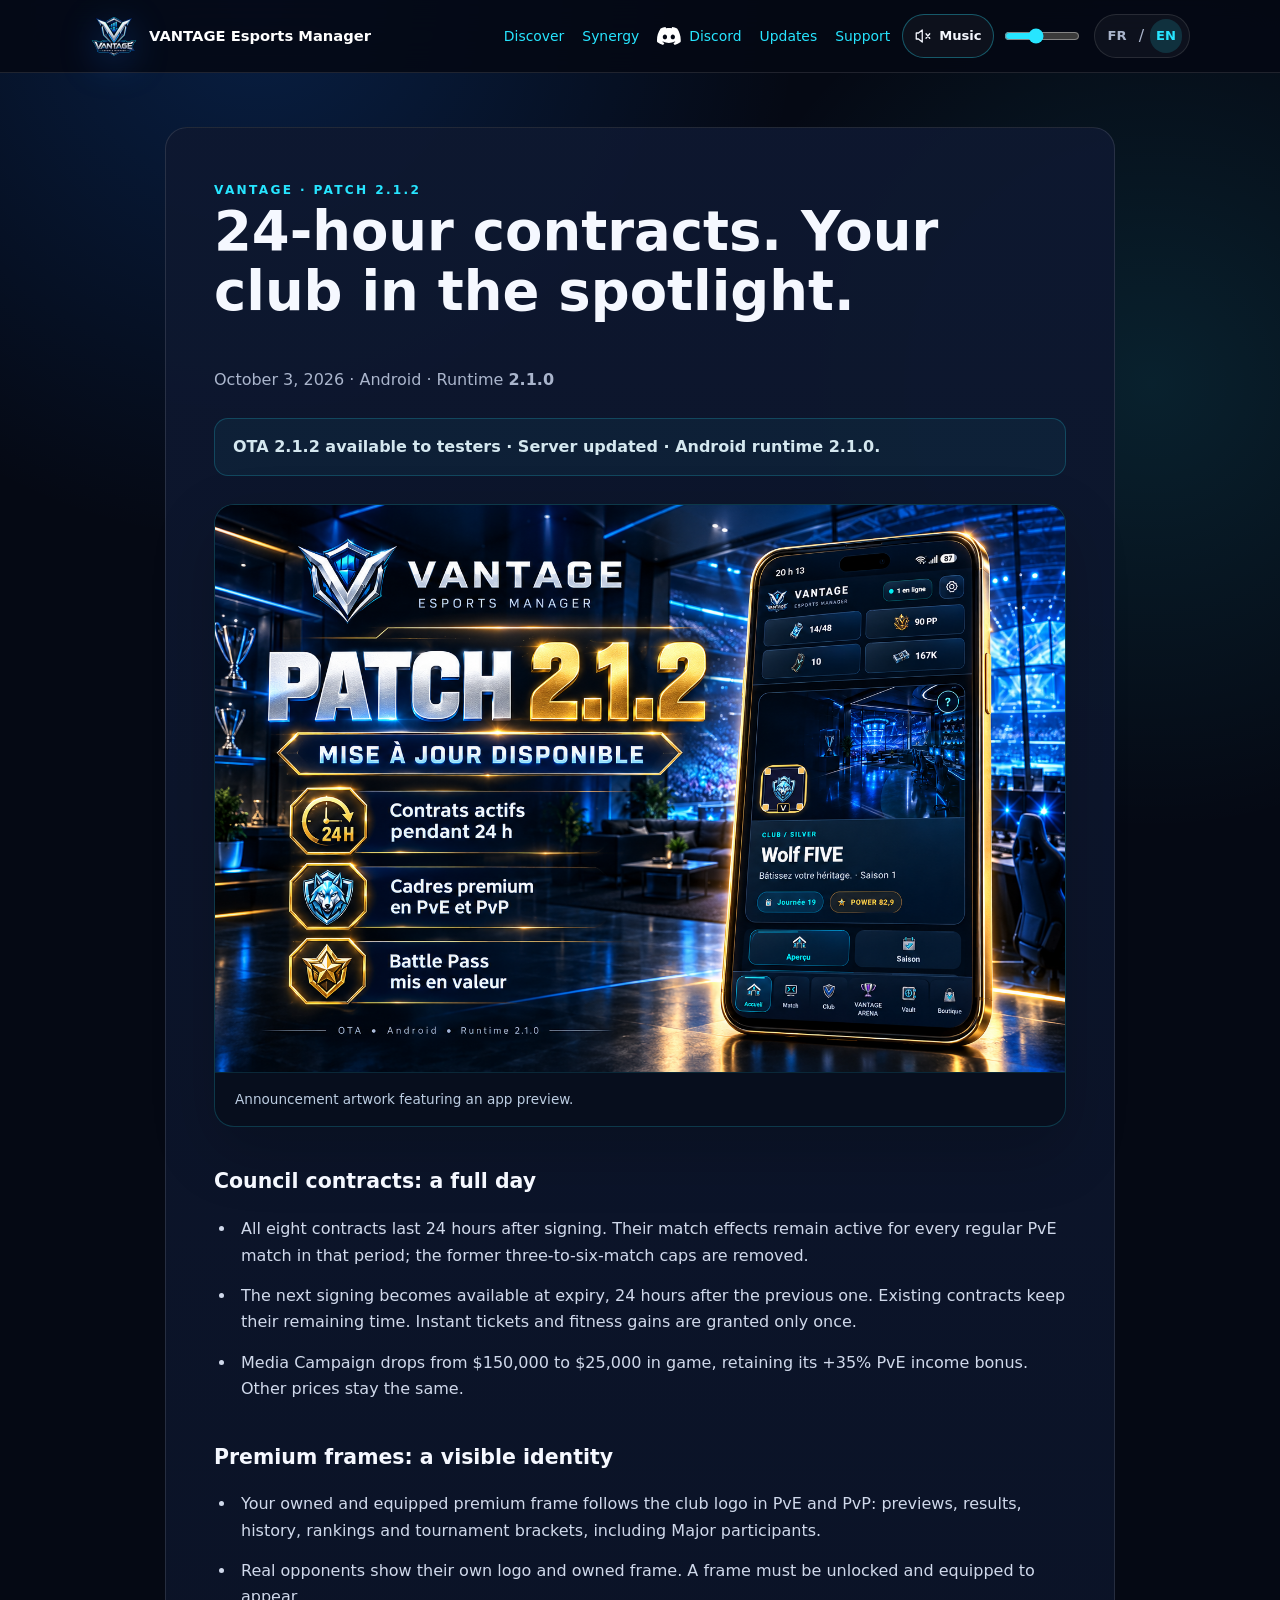
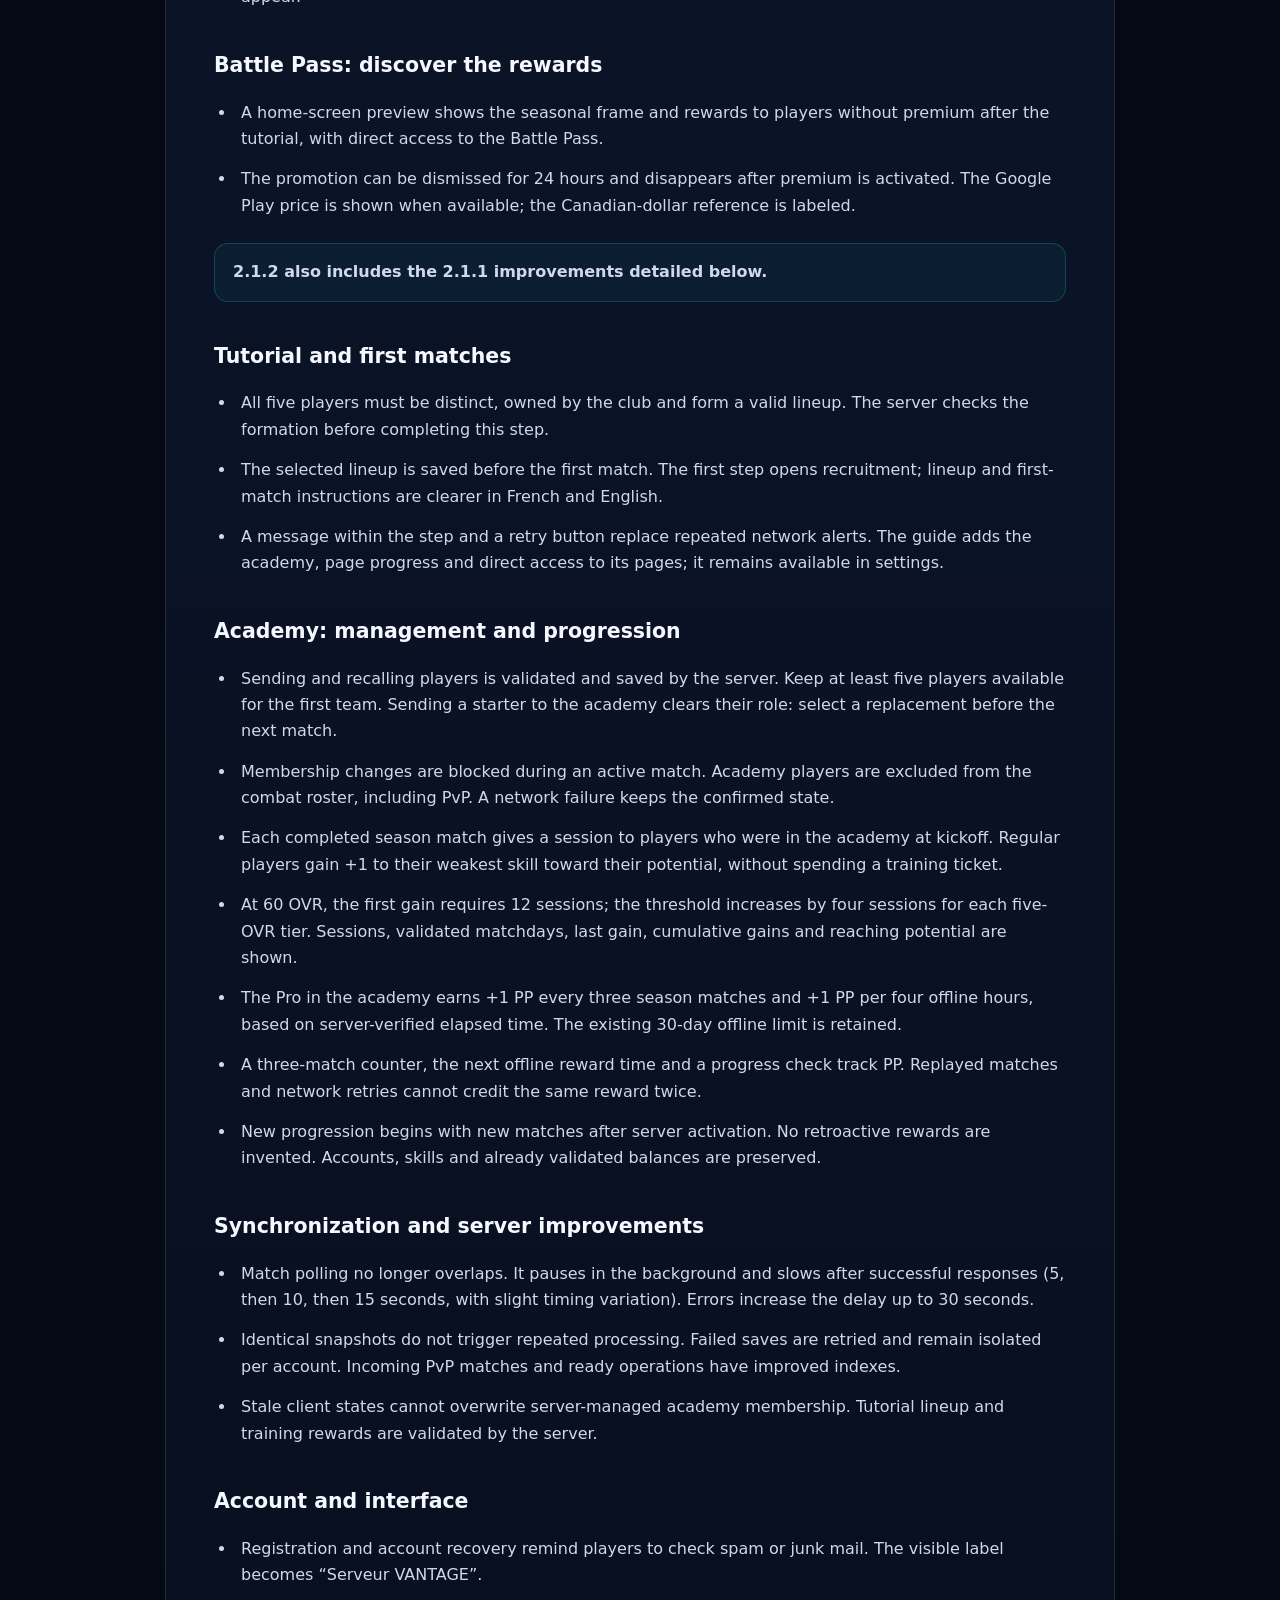
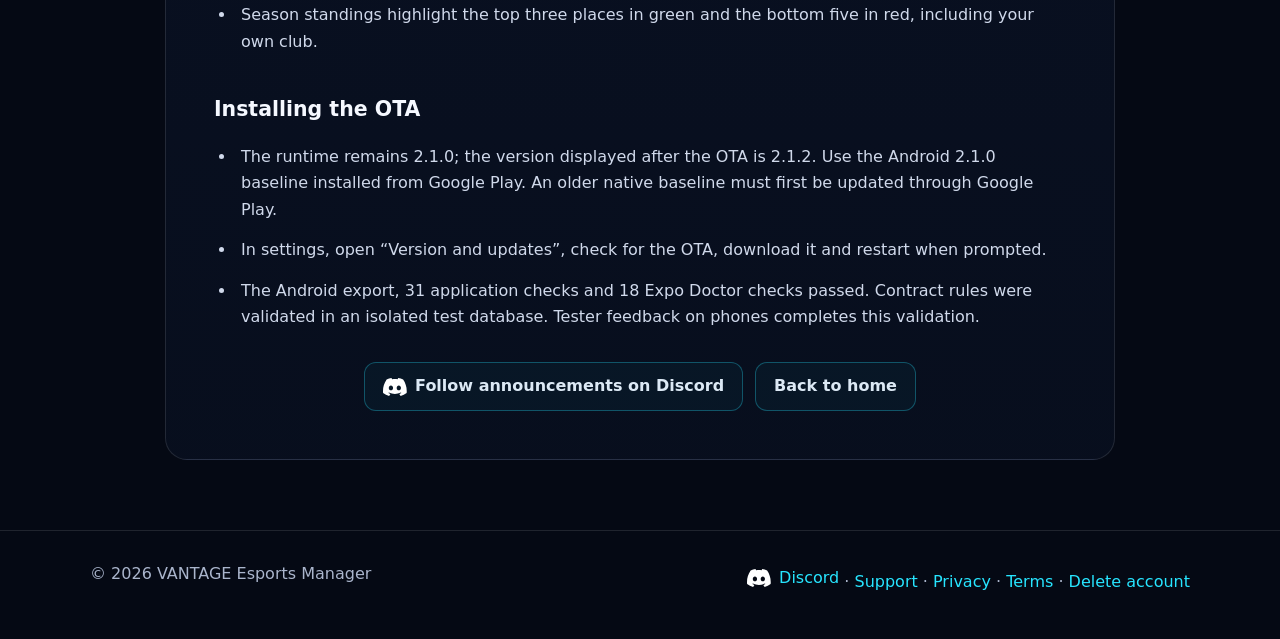
<file: updates/2-1-2/index.html>
<!doctype html>
<html lang="fr">
<head>
<meta charset="utf-8"><meta name="viewport" content="width=device-width,initial-scale=1">
<title data-title-fr="Patch 2.1.2 — VANTAGE Esports Manager" data-title-en="Patch 2.1.2 — VANTAGE Esports Manager">Patch 2.1.2 — VANTAGE Esports Manager</title>
<meta name="description" content="VANTAGE 2.1.2 disponible : contrats de 24 h, cadres premium, Battle Pass, tutoriel et club-école. Runtime Android 2.1.0." data-description-en="VANTAGE 2.1.2 available: 24-hour contracts, premium frames, Battle Pass, tutorial and academy. Android runtime 2.1.0.">
<link rel="canonical" href="https://vantageesportsmanager.xyz/updates/2-1-2/">
<meta property="og:title" content="VANTAGE 2.1.2 — Runtime 2.1.0">
<meta property="og:description" content="Mise à jour disponible : contrats de 24 h, cadres premium et Battle Pass. Runtime 2.1.0.">
<meta property="og:type" content="website">
<meta property="og:url" content="https://vantageesportsmanager.xyz/updates/2-1-2/">
<meta property="og:image" content="https://vantageesportsmanager.xyz/assets/vantage-logo-hero.png">
<meta name="theme-color" content="#050914">
<link rel="stylesheet" href="/assets/style.css?v=v400-20261009">
<script defer src="/assets/lang.js?v=211-20261003-academy"></script>
<link rel="icon" href="/assets/vantage-logo.webp" type="image/webp">
</head>
<body>
<a class="skip-link" href="#main-content"><span class="fr">Aller au contenu</span><span class="en">Skip to content</span></a>
<header><div class="wrap nav">
<a class="brand" href="/" aria-label="VANTAGE Esports Manager"><span class="vmark" aria-hidden="true"></span><span>VANTAGE Esports Manager</span></a>
<div class="nav-right">
<button class="menu-toggle" type="button" aria-expanded="false" aria-controls="site-navigation" aria-label="Menu"><svg width="20" height="20" viewBox="0 0 24 24" aria-hidden="true"><path d="M4 6h16M4 12h16M4 18h16" fill="none" stroke="currentColor" stroke-width="2" stroke-linecap="round"/></svg></button>
<nav id="site-navigation" class="primary-nav" aria-label="Navigation principale" data-label-fr="Navigation principale" data-label-en="Main navigation">
<a href="/discover/"><span class="fr">Découvrir</span><span class="en">Discover</span></a>
<a href="/synergy/"><span class="fr">Synergie</span><span class="en">Synergy</span></a>
<a href="/community/" class="discord-link"><img class="discord-logo" src="/assets/discord-symbol-white.svg" width="24" height="18" alt="" aria-hidden="true">Discord</a>
<a href="/updates/"><span class="fr">Mises à jour</span><span class="en">Updates</span></a>
<a href="/support/">Support</a>
</nav>
<div class="lang-switch" role="group" aria-label="Langue" data-label-fr="Langue" data-label-en="Language"><button type="button" data-lang="fr" aria-label="Français">FR</button><span aria-hidden="true">/</span><button type="button" data-lang="en" aria-label="English">EN</button></div>
</div></div></header>
<main id="main-content" tabindex="-1"><article class="wrap legal release-notes">
<span class="kicker">VANTAGE · PATCH 2.1.2</span><h1 class="fr">Des contrats de 24 h. Ton club en valeur.</h1><h1 class="en">24-hour contracts. Your club in the spotlight.</h1>
<p class="meta"><time datetime="2026-10-03"><span class="fr">3 octobre 2026</span><span class="en">October 3, 2026</span></time> · Android · Runtime <strong>2.1.0</strong></p>
<div class="callout"><span class="fr">OTA 2.1.2 disponible pour les testeurs · Serveur à jour · Runtime Android 2.1.0.</span><span class="en">OTA 2.1.2 available to testers · Server updated · Android runtime 2.1.0.</span></div>
<figure class="app-visual"><img src="/assets/patch-2-1-2.png" width="1536" height="1024" alt="Annonce VANTAGE 2.1.2, contrats de 24 h et cadres premium" data-alt-fr="Annonce VANTAGE 2.1.2, contrats de 24 h et cadres premium" data-alt-en="VANTAGE 2.1.2 announcement, 24-hour contracts and premium frames" decoding="async"><figcaption><span class="fr">Visuel d’annonce avec un aperçu de l’application.</span><span class="en">Announcement artwork featuring an app preview.</span></figcaption></figure>
<section><h2 class="fr">Contrats du conseil : une journée complète</h2><h2 class="en">Council contracts: a full day</h2><ul class="release-list">
<li><span class="fr">Les huit contrats durent 24 heures après leur signature. Leurs effets sur les matchs restent actifs pour tous les matchs PvE réguliers de cette période : les anciennes limites de 3 à 6 matchs sont retirées.</span><span class="en">All eight contracts last 24 hours after signing. Their match effects remain active for every regular PvE match in that period; the former three-to-six-match caps are removed.</span></li>
<li><span class="fr">La prochaine signature devient possible à l’expiration, 24 heures après la précédente. Le temps restant des contrats déjà actifs est conservé. Les tickets et gains de forme immédiats sont accordés une seule fois.</span><span class="en">The next signing becomes available at expiry, 24 hours after the previous one. Existing contracts keep their remaining time. Instant tickets and fitness gains are granted only once.</span></li>
<li><span class="fr">La Campagne média passe de 150 000 à 25 000 $ de jeu et conserve son bonus de +35 % de revenus PvE. Les autres tarifs restent identiques.</span><span class="en">Media Campaign drops from $150,000 to $25,000 in game, retaining its +35% PvE income bonus. Other prices stay the same.</span></li>
</ul></section>
<section><h2 class="fr">Cadres premium : une identité visible</h2><h2 class="en">Premium frames: a visible identity</h2><ul class="release-list">
<li><span class="fr">Le cadre premium possédé et équipé accompagne le logo du club en PvE et PvP : aperçus, résultats, historique, classements et tableaux de tournois, y compris les participants du Major.</span><span class="en">Your owned and equipped premium frame follows the club logo in PvE and PvP: previews, results, history, rankings and tournament brackets, including Major participants.</span></li>
<li><span class="fr">Les adversaires réels affichent leur propre logo et leur propre cadre possédé. Un cadre doit être débloqué et équipé pour apparaître.</span><span class="en">Real opponents show their own logo and owned frame. A frame must be unlocked and equipped to appear.</span></li>
</ul></section>
<section><h2 class="fr">Battle Pass : découvrir les récompenses</h2><h2 class="en">Battle Pass: discover the rewards</h2><ul class="release-list">
<li><span class="fr">Une présentation à l’accueil montre le cadre et les récompenses de la saison aux joueurs sans premium, après le tutoriel, avec un accès direct au Battle Pass.</span><span class="en">A home-screen preview shows the seasonal frame and rewards to players without premium after the tutorial, with direct access to the Battle Pass.</span></li>
<li><span class="fr">L’annonce peut être masquée pendant 24 heures et disparaît après l’activation du premium. Le prix fourni par Google Play est affiché lorsqu’il est disponible ; la référence en dollars canadiens est identifiée.</span><span class="en">The promotion can be dismissed for 24 hours and disappears after premium is activated. The Google Play price is shown when available; the Canadian-dollar reference is labeled.</span></li>
</ul></section>
<p class="callout"><span class="fr">La 2.1.2 inclut aussi les améliorations de la 2.1.1 détaillées ci-dessous.</span><span class="en">2.1.2 also includes the 2.1.1 improvements detailed below.</span></p>

<section><h2 class="fr">Tutoriel et premiers matchs</h2><h2 class="en">Tutorial and first matches</h2><ul class="release-list"><li><span class="fr">Les cinq joueurs doivent être distincts, appartenir au club et former une composition valide. Le serveur vérifie la formation avant de valider cette étape.</span><span class="en">All five players must be distinct, owned by the club and form a valid lineup. The server checks the formation before completing this step.</span></li>
<li><span class="fr">La formation choisie est sauvegardée avant le premier match. La première étape mène au recrutement ; les consignes de composition et de premier match sont clarifiées en français et en anglais.</span><span class="en">The selected lineup is saved before the first match. The first step opens recruitment; lineup and first-match instructions are clearer in French and English.</span></li>
<li><span class="fr">En cas de problème réseau, un message dans l’étape et un bouton de réessai remplacent les alertes répétées. Le guide ajoute le club-école, un indicateur de pages et un accès direct aux différentes pages ; il reste accessible dans les paramètres.</span><span class="en">A message within the step and a retry button replace repeated network alerts. The guide adds the academy, page progress and direct access to its pages; it remains available in settings.</span></li>
</ul></section>
<section><h2 class="fr">Club-école : gestion et progression</h2><h2 class="en">Academy: management and progression</h2><ul class="release-list"><li><span class="fr">Les envois et rappels sont validés et sauvegardés côté serveur. Il faut garder au moins cinq joueurs disponibles en équipe première. Un titulaire envoyé au club-école libère son rôle : choisis son remplaçant avant le prochain match.</span><span class="en">Sending and recalling players is validated and saved by the server. Keep at least five players available for the first team. Sending a starter to the academy clears their role: select a replacement before the next match.</span></li>
<li><span class="fr">Les changements de membres sont bloqués pendant un match actif. Les joueurs du club-école sont exclus de l’effectif de combat, y compris en PvP. Un échec réseau conserve l’état confirmé.</span><span class="en">Membership changes are blocked during an active match. Academy players are excluded from the combat roster, including PvP. A network failure keeps the confirmed state.</span></li>
<li><span class="fr">Chaque match de saison terminé donne une séance aux joueurs présents au club-école au coup d’envoi. Les joueurs ordinaires gagnent +1 à leur statistique la plus faible, jusqu’à leur potentiel, sans dépenser de ticket.</span><span class="en">Each completed season match gives a session to players who were in the academy at kickoff. Regular players gain +1 to their weakest skill toward their potential, without spending a training ticket.</span></li>
<li><span class="fr">À 60 OVR, le premier gain demande 12 séances ; le seuil augmente de quatre séances par palier de cinq OVR. Les séances, journées validées, dernier gain et gains cumulés sont visibles, ainsi que l’atteinte du potentiel.</span><span class="en">At 60 OVR, the first gain requires 12 sessions; the threshold increases by four sessions for each five-OVR tier. Sessions, validated matchdays, last gain, cumulative gains and reaching potential are shown.</span></li>
<li><span class="fr">Le Pro au club-école gagne +1 PP tous les trois matchs de saison, ainsi que +1 PP par quatre heures hors ligne, selon le temps vérifié par le serveur. La limite hors ligne existante de 30 jours est conservée.</span><span class="en">The Pro in the academy earns +1 PP every three season matches and +1 PP per four offline hours, based on server-verified elapsed time. The existing 30-day offline limit is retained.</span></li>
<li><span class="fr">Un compteur de matchs sur trois, la prochaine échéance hors ligne et une action de vérification permettent de suivre les PP. Les matchs rejoués et les réessais réseau ne donnent pas deux fois la même récompense.</span><span class="en">A three-match counter, the next offline reward time and a progress check track PP. Replayed matches and network retries cannot credit the same reward twice.</span></li>
<li><span class="fr">La nouvelle progression commence avec les nouveaux matchs après l’activation serveur. Aucun gain rétroactif n’est inventé. Les comptes, statistiques et soldes déjà validés sont conservés.</span><span class="en">New progression begins with new matches after server activation. No retroactive rewards are invented. Accounts, skills and already validated balances are preserved.</span></li>
</ul></section>
<section><h2 class="fr">Synchronisation et améliorations serveur</h2><h2 class="en">Synchronization and server improvements</h2><ul class="release-list"><li><span class="fr">Les vérifications de match ne se chevauchent plus. Elles se mettent en pause en arrière-plan et s’espacent après les réponses réussies (5, puis 10, puis 15 secondes, avec léger décalage). En cas d’erreur, le délai augmente jusqu’à 30 secondes.</span><span class="en">Match polling no longer overlaps. It pauses in the background and slows after successful responses (5, then 10, then 15 seconds, with slight timing variation). Errors increase the delay up to 30 seconds.</span></li>
<li><span class="fr">Les états identiques ne déclenchent pas de traitement répété. Les sauvegardes en échec sont réessayées et restent isolées par compte. Les recherches de matchs PvP entrants et d’opérations prêtes sont mieux indexées.</span><span class="en">Identical snapshots do not trigger repeated processing. Failed saves are retried and remain isolated per account. Incoming PvP matches and ready operations have improved indexes.</span></li>
<li><span class="fr">Les anciens états du client ne peuvent plus écraser l’appartenance au club-école gérée par le serveur. La composition du tutoriel et les récompenses de formation sont contrôlées côté serveur.</span><span class="en">Stale client states cannot overwrite server-managed academy membership. Tutorial lineup and training rewards are validated by the server.</span></li>
</ul></section>
<section><h2 class="fr">Compte et interface</h2><h2 class="en">Account and interface</h2><ul class="release-list"><li><span class="fr">À l’inscription et à la récupération du compte, un rappel invite à vérifier les courriels indésirables. Le libellé visible devient « Serveur VANTAGE ».</span><span class="en">Registration and account recovery remind players to check spam or junk mail. The visible label becomes “Serveur VANTAGE”.</span></li>
<li><span class="fr">Le classement de saison met les trois premières places en vert et les cinq dernières en rouge, y compris pour ton club.</span><span class="en">Season standings highlight the top three places in green and the bottom five in red, including your own club.</span></li>
</ul></section>
<section><h2 class="fr">Installation de l’OTA</h2><h2 class="en">Installing the OTA</h2><ul class="release-list">
<li><span class="fr">Le runtime reste 2.1.0 ; la version affichée après l’OTA est 2.1.2. Utilise la base Android 2.1.0 installée depuis Google Play. Une ancienne base native doit d’abord être mise à jour via Google Play.</span><span class="en">The runtime remains 2.1.0; the version displayed after the OTA is 2.1.2. Use the Android 2.1.0 baseline installed from Google Play. An older native baseline must first be updated through Google Play.</span></li>
<li><span class="fr">Dans les paramètres, ouvre « Version et mises à jour », recherche l’OTA, télécharge-la et redémarre l’application lorsqu’elle le propose.</span><span class="en">In settings, open “Version and updates”, check for the OTA, download it and restart when prompted.</span></li>
<li><span class="fr">L’export Android, les 31 vérifications applicatives et les 18 contrôles Expo Doctor ont réussi. Les règles des contrats ont été vérifiées sur une base de test isolée. Les retours des testeurs sur téléphone complètent cette validation.</span><span class="en">The Android export, 31 application checks and 18 Expo Doctor checks passed. Contract rules were validated in an isolated test database. Tester feedback on phones completes this validation.</span></li>
</ul></section>
<div class="support-actions"><a class="discord-link secondary-btn" href="/community/"><img class="discord-logo" src="/assets/discord-symbol-white.svg" width="24" height="18" alt="" aria-hidden="true"><span class="fr">Suivre les annonces sur Discord</span><span class="en">Follow announcements on Discord</span></a><a href="/" class="secondary-btn"><span class="fr">Retour à l’accueil</span><span class="en">Back to home</span></a></div></article></main><footer><div class="wrap foot"><span>© 2026 VANTAGE Esports Manager</span><span><a href="/community/" class="discord-link"><img class="discord-logo" src="/assets/discord-symbol-white.svg" width="24" height="18" alt="" aria-hidden="true">Discord</a> · <a href="/support/">Support</a> · <a href="/privacy/"><span class="fr">Confidentialité</span><span class="en">Privacy</span></a> · <a href="/terms/"><span class="fr">Conditions</span><span class="en">Terms</span></a> · <a href="/delete-account/"><span class="fr">Suppression de compte</span><span class="en">Delete account</span></a></span></div></footer>
</body></html>
</file>
<file: assets/style.css>
:root{--bg:#050914;--panel:#0b1224;--text:#f5f8ff;--muted:#aab5cc;--cyan:#27e5ff;--blue:#1476ff;--line:rgba(255,255,255,.11);--max:1100px}*{box-sizing:border-box}html{scroll-behavior:smooth}html[lang="fr"] .en,html[lang="en"] .fr{display:none!important}body{margin:0;background:radial-gradient(circle at 20% 0,rgba(20,118,255,.2),transparent 34rem),radial-gradient(circle at 90% 10%,rgba(39,229,255,.11),transparent 28rem),var(--bg);color:var(--text);font-family:Inter,ui-sans-serif,system-ui,-apple-system,"Segoe UI",sans-serif;line-height:1.65}.wrap{width:min(var(--max),calc(100% - 38px));margin:auto}a{color:var(--cyan);text-decoration:none}a:hover{text-decoration:underline}header{position:sticky;top:0;z-index:10;background:rgba(5,9,20,.88);backdrop-filter:blur(16px);border-bottom:1px solid var(--line)}.nav{min-height:72px;display:flex;align-items:center;justify-content:space-between;gap:20px}.brand{display:flex;align-items:center;gap:11px;color:white;font-weight:800}.vmark{display:block;width:48px;height:48px;flex:0 0 48px;font-size:0;color:transparent;background:url("/assets/vantage-logo.webp") center/contain no-repeat;filter:drop-shadow(0 8px 18px rgba(20,118,255,.28))}.nav-right{display:flex;align-items:center;gap:18px}.nav nav{display:flex;gap:18px}.lang-switch{display:flex;align-items:center;gap:6px;padding:4px 7px;border:1px solid var(--line);border-radius:999px;background:rgba(255,255,255,.04);color:var(--muted);white-space:nowrap}.lang-switch button{appearance:none;border:0;background:transparent;color:var(--muted);font:inherit;font-size:.82rem;font-weight:800;cursor:pointer;padding:3px 6px;border-radius:999px}.lang-switch button.active{background:rgba(39,229,255,.15);color:var(--cyan)}.lang-switch button:focus-visible{outline:2px solid var(--cyan);outline-offset:2px}.hero{text-align:center;padding:88px 0 68px}.crest{margin:auto;width:min(390px,76vw);aspect-ratio:1;font-size:0;color:transparent;background:url("/assets/vantage-logo-hero.webp") center/contain no-repeat;filter:drop-shadow(0 0 18px rgba(39,229,255,.32)) drop-shadow(0 0 38px rgba(39,229,255,.16)) drop-shadow(0 25px 65px rgba(20,118,255,.34))}.hero h1{font-size:clamp(2.4rem,7vw,5rem);line-height:1.04;margin:30px auto 18px}.hero p{max-width:760px;margin:auto;color:var(--muted);font-size:1.13rem}.badges{display:flex;justify-content:center;gap:10px;flex-wrap:wrap;margin-top:28px}.badges span{padding:8px 13px;border:1px solid var(--line);background:rgba(255,255,255,.04);border-radius:999px}.hero-actions{margin-top:30px}.primary-btn{display:inline-flex;align-items:center;justify-content:center;padding:13px 20px;border-radius:12px;background:linear-gradient(135deg,var(--cyan),var(--blue));color:#03101d!important;font-weight:900;box-shadow:0 12px 30px rgba(20,118,255,.24);text-decoration:none!important}.primary-btn:hover{transform:translateY(-1px)}.grid{display:grid;grid-template-columns:repeat(3,1fr);gap:18px;padding-bottom:80px}.grid article,.legal{background:linear-gradient(180deg,rgba(14,24,48,.94),rgba(8,15,30,.95));border:1px solid var(--line);border-radius:22px}.grid article{padding:24px}.grid h2{font-size:1.25rem}.grid p,.legal p{color:#d0d9eb}.legal{margin-top:54px;margin-bottom:70px;padding:clamp(24px,5vw,48px)}.legal h1{font-size:clamp(2rem,5vw,3.4rem);line-height:1.1;margin-top:0}.legal h2{margin-top:32px;font-size:1.28rem}.meta{color:var(--muted)!important}footer{border-top:1px solid var(--line);padding:30px 0 40px;color:var(--muted)}.foot{display:flex;justify-content:space-between;gap:18px;flex-wrap:wrap}

.discover-hero{padding:92px 0 66px}.discover-hero h1{font-size:clamp(2.8rem,7vw,5.65rem);line-height:.98;letter-spacing:-.05em;margin:14px 0 24px;max-width:1000px}.discover-hero h1 span{color:var(--cyan)}.eyebrow,.kicker{display:inline-block;color:var(--cyan);font-size:.76rem;font-weight:900;letter-spacing:.19em;text-transform:uppercase}.lead{max-width:850px;color:#c8d4ea;font-size:clamp(1.05rem,2vw,1.25rem)}.hero-proof{display:grid;grid-template-columns:repeat(4,1fr);gap:1px;margin-top:40px;border:1px solid var(--line);border-radius:18px;overflow:hidden;background:var(--line)}.hero-proof>div{display:flex;flex-direction:column;gap:3px;padding:18px 20px;background:rgba(7,13,28,.94)}.hero-proof b{font-size:.76rem;letter-spacing:.16em;color:var(--cyan)}.hero-proof span{font-size:.94rem;color:#dbe4f4}.discover-tabs{position:sticky;top:72px;z-index:8;border-top:1px solid var(--line);border-bottom:1px solid var(--line);background:rgba(5,9,20,.9);backdrop-filter:blur(14px)}.discover-tabs .wrap{display:flex;gap:6px;overflow-x:auto;padding-top:9px;padding-bottom:9px;scrollbar-width:none}.discover-tabs .wrap::-webkit-scrollbar{display:none}.discover-tabs a{flex:0 0 auto;padding:7px 12px;border-radius:999px;color:var(--muted);font-size:.82rem;font-weight:800}.discover-tabs a:hover{background:rgba(39,229,255,.08);color:var(--cyan);text-decoration:none}.discover-section{padding:78px 0}.section-heading{max-width:820px;margin-bottom:34px}.section-heading h2,.feature-copy h2,.final-card h2{font-size:clamp(2rem,4vw,3.65rem);line-height:1.06;letter-spacing:-.035em;margin:10px 0 16px}.section-heading p,.feature-copy p,.final-card p{color:#c5d0e4;font-size:1.04rem}.intro-section{padding-top:66px}.journey{display:grid;grid-template-columns:1fr auto 1fr auto 1fr auto 1fr;align-items:center;gap:10px}.journey-step{display:flex;gap:14px;min-height:120px;padding:20px;border:1px solid var(--line);border-radius:18px;background:rgba(255,255,255,.03)}.journey-step>span{font-size:.76rem;font-weight:900;color:var(--cyan)}.journey-step strong{display:block;font-size:1.03rem}.journey-step p{margin:6px 0 0;color:var(--muted);font-size:.92rem}.journey-arrow{color:#4f607e;font-size:1.25rem}.wide-band{border-top:1px solid var(--line);border-bottom:1px solid var(--line);background:linear-gradient(90deg,rgba(20,118,255,.075),rgba(39,229,255,.03),rgba(20,118,255,.075));padding:76px 0}.feature-layout{display:grid;grid-template-columns:1.12fr .88fr;gap:54px;align-items:center}.feature-layout.reverse{grid-template-columns:.88fr 1.12fr}.feature-points{display:grid;grid-template-columns:1fr 1fr;gap:12px;margin-top:28px}.feature-points>div{padding:15px;border-left:2px solid rgba(39,229,255,.45);background:rgba(255,255,255,.025)}.feature-points b,.feature-points span{display:block}.feature-points span{margin-top:4px;color:var(--muted);font-size:.9rem}.manager-board,.vault-panel,.match-console{background:#030710;border:1px solid rgba(39,229,255,.22);border-radius:20px;box-shadow:0 26px 70px rgba(0,0,0,.32);overflow:hidden}.board-title,.vault-panel-head{display:flex;justify-content:space-between;padding:14px 17px;border-bottom:1px solid var(--line);color:#8290aa;font-size:.72rem;font-weight:900;letter-spacing:.12em}.player-line{display:grid;grid-template-columns:12px 1fr auto 35px;gap:10px;align-items:center;padding:13px 17px;border-bottom:1px solid rgba(255,255,255,.06)}.player-line em{font-style:normal;color:var(--muted);font-size:.84rem}.player-line strong{color:var(--cyan)}.role-dot{width:7px;height:7px;border-radius:50%;background:var(--cyan);box-shadow:0 0 12px rgba(39,229,255,.65)}.board-footer{display:flex;justify-content:space-between;gap:10px;flex-wrap:wrap;padding:15px 17px;color:#cbd7e9;font-size:.8rem;font-weight:800}.form-good{color:#52e38d!important;text-shadow:0 0 14px rgba(82,227,141,.24)}.match-console{padding:22px}.console-top{display:flex;justify-content:space-between;color:var(--muted);font-size:.78rem;font-weight:900;letter-spacing:.12em}.live-dot{color:#ff6575}.console-row{display:grid;grid-template-columns:1fr auto 1fr;align-items:center;text-align:center;gap:14px;padding:24px 0;border-bottom:1px solid var(--line)}.console-row strong{font-size:2rem;color:var(--cyan)}.console-feed{padding:18px 0;line-height:2;color:#c7d1e3;font-family:ui-monospace,SFMono-Regular,Menlo,monospace;font-size:.85rem}.console-feed span{color:#71809d;margin-right:12px}.console-stats{display:flex;justify-content:space-between;gap:10px;padding-top:14px;border-top:1px solid var(--line);font-size:.74rem;font-weight:900;color:#8391aa}.callout{margin-top:24px;padding:15px 18px;border:1px solid rgba(39,229,255,.2);border-radius:14px;background:rgba(39,229,255,.05);color:#d4e7ef;font-weight:800}.career-band .section-heading{margin-bottom:34px}.career-road{display:grid;grid-template-columns:repeat(4,1fr);gap:16px}.road-card{position:relative;padding:26px;border:1px solid var(--line);border-radius:20px;background:rgba(4,9,20,.58)}.road-card>span{display:inline-grid;place-items:center;width:34px;height:34px;border-radius:50%;background:rgba(39,229,255,.1);color:var(--cyan);font-weight:900;font-size:.78rem}.road-card h3{margin:16px 0 7px}.road-card p{margin:0;color:var(--muted)}.spotlight-grid{display:grid;grid-template-columns:1.2fr 1fr 1fr;gap:16px}.spotlight-card{padding:27px;border:1px solid var(--line);border-radius:20px;background:linear-gradient(180deg,rgba(14,24,48,.94),rgba(8,15,30,.96))}.spotlight-card:first-child{background:linear-gradient(145deg,rgba(20,118,255,.16),rgba(8,15,30,.96))}.spotlight-tag{display:inline-block;padding:5px 9px;border:1px solid rgba(39,229,255,.28);border-radius:999px;color:var(--cyan);font-size:.7rem;font-weight:900;letter-spacing:.12em}.spotlight-card h3{font-size:1.35rem;margin:16px 0 8px}.spotlight-card p{margin:0;color:#c7d1e3}.vault-showcase .feature-copy{max-width:620px}.vault-flow{display:flex;align-items:center;gap:10px;flex-wrap:wrap;margin-top:25px}.vault-flow span{padding:7px 10px;border:1px solid var(--line);border-radius:999px;font-size:.74rem;font-weight:900;color:#dbe7f4}.vault-flow i{font-style:normal;color:#5b6c87}.vault-panel{padding-bottom:17px}.contract{display:flex;justify-content:space-between;gap:16px;padding:13px 17px;border-bottom:1px solid rgba(255,255,255,.06)}.contract strong{font-size:.85rem}.contract span{color:var(--cyan);font-weight:900}.progress{height:8px;margin:18px 17px;background:#111a2d;border-radius:999px;overflow:hidden}.progress i{display:block;width:72%;height:100%;background:linear-gradient(90deg,var(--blue),var(--cyan))}.vault-reward{display:flex;justify-content:space-between;align-items:center;margin:0 17px;padding:14px;border:1px solid rgba(39,229,255,.17);border-radius:13px;background:rgba(39,229,255,.045)}.vault-reward span{font-size:.72rem;color:var(--muted);font-weight:900}.vault-reward b{color:var(--cyan)}.why-section{padding-bottom:90px}.why-grid{display:grid;grid-template-columns:repeat(3,1fr);gap:16px}.why-grid>div{padding:25px;border-top:1px solid rgba(39,229,255,.35);background:linear-gradient(180deg,rgba(39,229,255,.035),transparent)}.why-grid>b,.why-grid>div>b{color:var(--cyan);font-size:.75rem}.why-grid h3{margin:10px 0 6px}.why-grid p{margin:0;color:var(--muted)}.final-pitch{padding:0 0 90px}.final-card{text-align:center;padding:58px clamp(24px,6vw,70px);border:1px solid rgba(39,229,255,.2);border-radius:28px;background:radial-gradient(circle at 50% 0,rgba(39,229,255,.11),transparent 55%),linear-gradient(180deg,rgba(14,24,48,.9),rgba(8,15,30,.96))}.final-card>div:not(.public-note){max-width:820px;margin-left:auto;margin-right:auto}.final-actions{margin-top:28px}.public-note.compact{max-width:760px;margin:30px auto 0;padding-top:20px;border-top:1px solid var(--line);color:#7f8da7;font-size:.8rem}

.music-toggle{appearance:none;display:inline-flex;align-items:center;gap:7px;border:1px solid var(--line);background:rgba(255,255,255,.04);color:var(--text);padding:7px 11px;border-radius:999px;font:inherit;font-size:.82rem;font-weight:800;cursor:pointer;white-space:nowrap;transition:border-color .18s ease,background .18s ease,opacity .18s ease}.music-toggle:hover{border-color:rgba(39,229,255,.6);background:rgba(39,229,255,.08)}.music-toggle.is-off{color:var(--muted);opacity:.82}.music-toggle.is-paused:not(.is-off){border-color:rgba(39,229,255,.34)}.music-toggle:focus-visible{outline:2px solid var(--cyan);outline-offset:2px}.music-toggle-floating{position:fixed;right:18px;bottom:18px;z-index:30;background:rgba(5,9,20,.94);backdrop-filter:blur(12px)}


@media(max-width:900px){.hero-proof{grid-template-columns:repeat(2,1fr)}.journey{grid-template-columns:1fr 1fr}.journey-arrow{display:none}.feature-layout,.feature-layout.reverse{grid-template-columns:1fr;gap:34px}.career-road,.spotlight-grid{grid-template-columns:1fr 1fr}.spotlight-card:first-child{grid-column:1/-1}}
@media(max-width:760px){.wrap{width:min(var(--max),calc(100% - 36px))}.grid{grid-template-columns:1fr}.nav{padding:12px 0;align-items:flex-start;flex-direction:column}.nav-right{width:100%;justify-content:space-between;gap:10px}.nav nav{font-size:.88rem;gap:12px;flex-wrap:wrap}.crest{width:min(300px,78vw)}.music-toggle{padding:7px 9px}.music-label{display:none}.discover-hero{padding:54px 0 46px}.discover-hero h1{font-size:clamp(2.35rem,12vw,3.7rem);line-height:1.03;letter-spacing:-.045em;margin:14px 0 20px}.lead{font-size:1rem;line-height:1.75}.hero-proof{grid-template-columns:repeat(2,1fr);gap:10px;margin-top:30px;border:0;background:transparent;overflow:visible}.hero-proof>div{padding:15px 14px;border:1px solid var(--line);border-radius:14px;background:rgba(7,13,28,.9)}.discover-tabs{position:relative;top:auto}.discover-tabs .wrap{gap:8px;padding-top:10px;padding-bottom:11px}.discover-tabs a{padding:9px 13px;font-size:.86rem}.discover-section{padding:72px 0}.wide-band{padding:68px 0}.section-heading{margin-bottom:30px}.section-heading h2,.feature-copy h2,.final-card h2{font-size:clamp(1.95rem,9vw,2.75rem);line-height:1.1}.section-heading p,.feature-copy p,.final-card p{line-height:1.75}.journey,.career-road,.spotlight-grid,.feature-points,.why-grid{grid-template-columns:1fr;gap:14px}.journey-step{min-height:auto;padding:19px}.journey-arrow{display:none}.feature-layout,.feature-layout.reverse{grid-template-columns:1fr;gap:34px}.feature-points>div{padding:17px}.spotlight-card:first-child{grid-column:auto}.manager-board,.vault-panel,.match-console{border-radius:18px}.manager-board{font-size:.9rem}.player-line{grid-template-columns:10px 1fr auto 30px;padding:14px 15px}.match-console{padding:17px}.console-row{gap:7px;padding:20px 0}.console-row b{font-size:.78rem}.console-row strong{font-size:1.7rem}.console-feed{font-size:.78rem;line-height:1.85;overflow-wrap:anywhere}.console-stats{display:grid;grid-template-columns:repeat(3,1fr);text-align:center;font-size:.68rem;gap:6px}.road-card,.spotlight-card,.why-grid>div{padding:22px}.vault-flow{gap:7px;margin-top:22px}.vault-flow span{padding:8px 10px}.contract{padding:15px 16px}.final-card{border-radius:20px;padding:42px 20px}.public-note.compact{font-size:.76rem;line-height:1.6}}


/* Music volume control — quiet by default, user adjustable */
.music-control{display:inline-flex;align-items:center;gap:8px}
.music-volume{
  width:76px;
  accent-color:var(--cyan);
  cursor:pointer;
}
.music-control-floating{
  position:fixed;
  right:18px;
  bottom:18px;
  z-index:30;
  display:inline-flex;
  align-items:center;
  gap:8px;
  padding:6px 9px;
  border:1px solid var(--line);
  border-radius:999px;
  background:rgba(5,9,20,.94);
  backdrop-filter:blur(12px);
}
@media(max-width:760px){
  .music-volume{width:58px}
}


/* VANTAGE 2.0.0 — Closed test & Synergy */
.release-strip{display:inline-flex;align-items:center;justify-content:center;gap:9px;flex-wrap:wrap;margin-top:26px;padding:8px 13px;border:1px solid rgba(82,227,141,.28);border-radius:999px;background:rgba(82,227,141,.06);color:#dce9f5;font-size:.78rem;letter-spacing:.02em}
.release-strip strong{color:#72f3b0;letter-spacing:.08em}
.release-dot{width:7px;height:7px;border-radius:50%;background:#52e38d;box-shadow:0 0 14px rgba(82,227,141,.8)}
.synergy-home{display:grid;grid-template-columns:1.05fr .95fr;gap:42px;align-items:center;margin-bottom:88px;padding:40px;border:1px solid rgba(39,229,255,.18);border-radius:28px;background:radial-gradient(circle at 100% 0,rgba(39,229,255,.09),transparent 45%),linear-gradient(145deg,rgba(20,118,255,.08),rgba(8,15,30,.92))}
.synergy-home h2{font-size:clamp(2rem,4vw,3.2rem);line-height:1.06;letter-spacing:-.035em;margin:10px 0 16px}
.synergy-home p{color:#c5d0e4;margin-bottom:24px}
.synergy-preview,.synergy-panel{padding:22px;border:1px solid rgba(39,229,255,.2);border-radius:20px;background:#030710;box-shadow:0 26px 70px rgba(0,0,0,.28)}
.synergy-panel-head{display:flex;justify-content:space-between;gap:12px;padding-bottom:15px;margin-bottom:18px;border-bottom:1px solid var(--line);font-size:.72rem;font-weight:900;letter-spacing:.14em;color:#8391aa}
.synergy-panel-head b{color:var(--cyan)}
.synergy-duo{display:grid;grid-template-columns:1fr auto 1fr;align-items:center;gap:12px}
.synergy-duo>div{padding:17px 14px;text-align:center;border:1px solid var(--line);border-radius:15px;background:rgba(255,255,255,.025)}
.synergy-duo b,.synergy-duo span{display:block}
.synergy-duo b{color:#eef6ff;font-size:.9rem}
.synergy-duo div span{margin-top:4px;color:var(--muted);font-size:.78rem}
.synergy-plus{color:var(--cyan);font-weight:900;font-size:1.25rem}
.synergy-score{display:flex;align-items:flex-end;justify-content:space-between;gap:12px;margin-top:20px;padding:18px;border-radius:16px;background:linear-gradient(120deg,rgba(20,118,255,.14),rgba(39,229,255,.07));border:1px solid rgba(39,229,255,.17)}
.synergy-score small{color:#8fa0bb;font-weight:900;letter-spacing:.14em}
.synergy-score strong{font-size:2.25rem;line-height:1;color:var(--cyan);text-shadow:0 0 24px rgba(39,229,255,.25)}
.synergy-mini-factors,.synergy-factor-row{display:grid;grid-template-columns:repeat(3,1fr);gap:8px;margin-top:12px}
.synergy-factor-row{grid-template-columns:repeat(4,1fr)}
.synergy-mini-factors span,.synergy-factor-row span{padding:8px 5px;text-align:center;border-top:1px solid rgba(39,229,255,.2);color:#8493ad;font-size:.65rem;font-weight:900;letter-spacing:.08em}
.synergy-page-hero{padding:80px 0 48px}
.synergy-page-hero h1{max-width:900px;font-size:clamp(2.7rem,7vw,5.3rem);line-height:1;letter-spacing:-.05em;margin:12px 0 22px}
.synergy-page-hero h1 span{color:var(--cyan)}
.synergy-page-hero .lead{max-width:780px}
.synergy-guide-grid{display:grid;grid-template-columns:repeat(2,1fr);gap:16px}
.synergy-guide-card{padding:26px;border:1px solid var(--line);border-radius:20px;background:linear-gradient(180deg,rgba(14,24,48,.9),rgba(8,15,30,.94))}
.synergy-guide-card b{display:inline-grid;place-items:center;width:34px;height:34px;border-radius:50%;background:rgba(39,229,255,.1);color:var(--cyan);font-size:.75rem}
.synergy-guide-card h3{margin:15px 0 8px}
.synergy-guide-card p{margin:0;color:var(--muted)}
.synergy-impact{display:grid;grid-template-columns:1fr 1fr;gap:18px;margin-top:28px}
.synergy-impact>div{padding:22px;border-left:2px solid rgba(39,229,255,.45);background:rgba(255,255,255,.025)}
.synergy-impact strong{display:block;margin-bottom:6px}
.synergy-impact span{color:var(--muted)}
.synergy-secret{margin-top:30px;padding:20px;border:1px solid rgba(255,216,74,.2);border-radius:16px;background:rgba(255,216,74,.035);color:#d9d3b6}
.synergy-secret b{color:#ffd84a}
@media(max-width:900px){.synergy-home{grid-template-columns:1fr}.synergy-guide-grid{grid-template-columns:1fr}}
@media(max-width:760px){.synergy-home{padding:26px 19px;margin-bottom:68px;border-radius:20px}.synergy-home h2{font-size:clamp(1.95rem,9vw,2.75rem)}.synergy-page-hero{padding:54px 0 38px}.synergy-factor-row{grid-template-columns:repeat(2,1fr)}.synergy-impact{grid-template-columns:1fr}}


/* VANTAGE support center */
.support-hero{padding:78px 0 52px;text-align:center}
.support-hero h1{font-size:clamp(2.7rem,7vw,5.2rem);line-height:1;letter-spacing:-.05em;margin:14px 0 20px}
.support-hero .lead{max-width:760px;margin-left:auto;margin-right:auto}
.support-actions{display:flex;justify-content:center;gap:12px;flex-wrap:wrap;margin-top:28px}
.support-grid{display:grid;grid-template-columns:repeat(3,1fr);gap:16px;padding-bottom:76px}
.support-card{padding:28px;border:1px solid var(--line);border-radius:20px;background:linear-gradient(180deg,rgba(14,24,48,.9),rgba(8,15,30,.94))}
.support-card h2{margin:15px 0 9px;font-size:1.35rem}
.support-card p{margin:0;color:var(--muted);line-height:1.7}
.support-icon{display:inline-grid;place-items:center;width:36px;height:36px;border-radius:50%;background:rgba(39,229,255,.1);color:var(--cyan);font-size:.75rem;font-weight:900}
.support-band{padding:70px 0}
.support-detail{display:grid;grid-template-columns:1.2fr .8fr;gap:28px;align-items:start}
.support-detail h2{font-size:clamp(2rem,4vw,3.2rem);margin:10px 0 14px}
.support-checklist{display:grid;gap:10px;margin:24px 0 0;padding:0;list-style:none}
.support-checklist li{padding:13px 15px;border-left:2px solid rgba(39,229,255,.45);background:rgba(255,255,255,.025);color:#d7e1ef}
.security-card{padding:26px;border:1px solid rgba(255,216,74,.22);border-radius:20px;background:rgba(255,216,74,.04)}
.security-card h3{font-size:1.5rem;margin:10px 0}
.security-card p{color:#d9d3b6;margin:0}
.support-links{padding:72px 0 90px}
.support-link-grid{display:grid;grid-template-columns:repeat(3,1fr);gap:16px}
.support-link-grid a{display:block;padding:24px;border:1px solid var(--line);border-radius:18px;background:rgba(255,255,255,.025);text-decoration:none;transition:border-color .18s ease,transform .18s ease}
.support-link-grid a:hover{border-color:rgba(39,229,255,.45);transform:translateY(-2px)}
.support-link-grid strong,.support-link-grid span{display:block}
.support-link-grid strong{color:#eef6ff;margin-bottom:7px}
.support-link-grid span{color:var(--muted);font-size:.9rem;line-height:1.6}
@media(max-width:900px){.support-grid,.support-link-grid{grid-template-columns:1fr}.support-detail{grid-template-columns:1fr}}
@media(max-width:760px){.support-hero{padding:54px 0 42px}.support-grid{padding-bottom:58px}.support-band{padding:58px 0}.support-links{padding:58px 0 72px}}


/* VANTAGE 404 */
.secondary-btn{display:inline-flex;align-items:center;justify-content:center;padding:12px 18px;border:1px solid rgba(39,229,255,.3);border-radius:12px;color:#dce9f5;text-decoration:none;font-weight:900;background:rgba(39,229,255,.04)}
.secondary-btn:hover{border-color:rgba(39,229,255,.6);background:rgba(39,229,255,.08)}
.error-page{min-height:68vh;display:grid;place-items:center;text-align:center;padding-top:70px;padding-bottom:70px}
.error-page .crest{margin:0 auto 24px}
.error-page h1{font-size:clamp(2.5rem,7vw,4.8rem);line-height:1;margin:12px 0 18px}
.error-page p{max-width:650px;margin:0 auto;color:var(--muted)}
.error-page .hero-actions{display:flex;justify-content:center;gap:12px;flex-wrap:wrap;margin-top:26px}

/* Shared navigation, lighter first screen and community */
html{scroll-padding-top:144px}
button,input{font-family:inherit}
a,button,input{touch-action:manipulation}
a:focus-visible,button:focus-visible,input:focus-visible{outline:2px solid var(--cyan);outline-offset:4px}
main:focus{outline:none}
.skip-link{position:fixed;left:16px;top:-100px;z-index:50;padding:10px 16px;border-radius:10px;background:var(--cyan);color:#03101d;font-weight:800}
.skip-link:focus{top:12px}
.nav{min-height:72px;flex-direction:row;align-items:center;padding:10px 0;gap:16px}
.brand{min-width:0;line-height:1.25;font-size:.92rem}
.nav-right{min-width:0;gap:12px}
.primary-nav{align-items:center}
.primary-nav a{min-height:44px;display:inline-flex;align-items:center;white-space:nowrap;font-size:.87rem}
.primary-nav a[aria-current="page"]{color:white;text-decoration:underline;text-decoration-color:var(--cyan);text-underline-offset:7px}
.menu-toggle{display:none;width:44px;height:44px;align-items:center;justify-content:center;flex-shrink:0;padding:0;border:1px solid var(--line);border-radius:12px;background:rgba(39,229,255,.06);color:var(--cyan);cursor:pointer}
.music-toggle{min-height:44px}
.music-volume{cursor:pointer;min-height:32px}
.lang-switch button{min-height:34px;min-width:30px}
.home-hero{display:grid;grid-template-columns:1.12fr .88fr;gap:34px;align-items:center;padding:72px 0 64px;text-align:left}
.home-hero h1{font-size:clamp(2.6rem,5vw,4.3rem);line-height:1.07;letter-spacing:-.045em;margin:15px 0 23px}
.home-hero p{font-size:1.08rem;max-width:600px;margin:0}
.home-hero .badges{justify-content:flex-start;margin-top:20px;gap:8px}
.home-hero .badges>span{padding:6px 10px;font-size:.8rem}
.home-hero .badges span span{padding:0;border:0;background:none}
.home-hero .hero-actions{display:flex;gap:12px;flex-wrap:wrap;margin-top:25px}
.home-hero .release-strip{margin-top:24px}
.home-hero-art{display:flex;align-items:center;flex-direction:column;min-width:0}
.hero-logo{display:block;width:min(100%,420px);height:auto;filter:drop-shadow(0 18px 32px rgba(20,118,255,.28))}
.hero-art-caption{color:#94accb;font-size:.76rem;letter-spacing:.12em;text-transform:uppercase;text-align:center;margin-top:5px}
.primary-btn,.secondary-btn{min-height:48px;gap:10px;text-align:center;line-height:1.4;transition:transform .18s ease,background .18s ease}
.update-section{padding-top:54px;padding-bottom:56px}
.update-grid{display:grid;grid-template-columns:repeat(3,minmax(0,1fr));gap:18px}
.update-grid article{padding:24px;border:1px solid var(--line);border-radius:20px;background:rgba(14,24,48,.6)}
.feature-index{color:var(--cyan);font-size:.76rem;font-weight:900;letter-spacing:.12em}
.update-grid h3{line-height:1.35;font-size:1.17rem;margin:14px 0 12px}
.update-grid p{margin:0;color:var(--muted);font-size:.96rem}
.hero-proof{grid-template-columns:repeat(4,minmax(0,1fr))}
.hero-proof>div{min-width:0;overflow-wrap:anywhere}
.community-home{display:grid;grid-template-columns:minmax(0,1fr) auto;gap:32px;align-items:center;padding:34px;margin-bottom:76px;border:1px solid rgba(151,142,255,.32);border-radius:22px;background:linear-gradient(125deg,rgba(104,95,232,.13),rgba(20,118,255,.045))}
.community-home h2{font-size:clamp(1.6rem,3vw,2.4rem);line-height:1.15;letter-spacing:-.03em;margin:12px 0 16px}
.community-home p{margin:8px 0 0;color:var(--muted);max-width:690px}
.community-home>a{white-space:nowrap}
.community-emblem{display:grid;place-items:center;width:82px;height:82px;border:1px solid rgba(151,142,255,.44);border-radius:24px;background:rgba(104,95,232,.13);color:#bab4ff;margin:0 auto 24px}
.community-hero h1{font-size:clamp(2.3rem,6vw,4.4rem);line-height:1.08}
.community-hero .eyebrow{color:#bab4ff}
.invite-note{font-size:.87rem;color:var(--muted);max-width:620px;margin:18px auto 0}
.foot a{display:inline-block;padding:4px 0}
.legal,.support-actions,.support-card,.community-home{overflow-wrap:anywhere}
@media(max-width:1000px){
  .hero-proof{grid-template-columns:repeat(2,minmax(0,1fr))}
  .nav{gap:12px}.nav-right{gap:8px}.music-label{display:none}.music-toggle{width:44px;padding:8px;justify-content:center}
  html.js .menu-toggle{display:inline-flex}
  html.js .primary-nav{display:none;position:absolute;top:100%;left:16px;right:16px;padding:12px;border:1px solid rgba(39,229,255,.24);border-radius:16px;background:#0b1224;box-shadow:0 20px 50px rgba(0,0,0,.4);flex-direction:column;gap:2px;align-items:stretch}
  html.js .nav.is-menu-open .primary-nav{display:flex}
  html.js .primary-nav a{padding:10px 14px;min-height:48px;border-radius:10px}
  html.js .primary-nav a:hover{background:rgba(39,229,255,.07)}
  html:not(.js) .nav{flex-wrap:wrap}html:not(.js) .nav-right{flex-wrap:wrap}html:not(.js) .primary-nav{flex-wrap:wrap}
  .home-hero{gap:24px}.update-grid{grid-template-columns:1fr}.community-home{grid-template-columns:1fr;gap:22px}
  .community-home>a{justify-self:start}
}
@media(max-width:620px){
  .wrap{width:calc(100% - 32px)}.nav{gap:8px}.brand>span:last-child{display:none}.vmark{width:40px;height:40px;flex-basis:40px}
  .music-control{gap:4px}.music-volume{width:48px}.lang-switch{gap:2px;padding:2px 4px}.lang-switch button{padding:3px 4px}
  .home-hero{grid-template-columns:1fr;padding:42px 0 38px;gap:30px}.home-hero h1{font-size:clamp(2.4rem,10.5vw,3.65rem)}.home-hero p{font-size:1rem}
  .home-hero-art{order:2}.hero-logo{width:230px}.hero-art-caption{font-size:.69rem}.home-hero .hero-actions{gap:9px}
  .home-hero .primary-btn{padding:13px 16px}.home-hero .secondary-btn{padding:12px 16px}.grid{padding-bottom:46px}
  .update-section{padding:10px 0 48px}.community-home{padding:25px 20px;margin-bottom:52px}.community-home>a{white-space:normal;width:100%;justify-self:stretch}
  .support-actions>a{max-width:100%;overflow-wrap:anywhere}.support-hero{padding-top:42px}.community-hero{padding-bottom:42px}
  .synergy-page-hero h1{font-size:clamp(2.35rem,10.5vw,3.65rem);line-height:1.08}
  .synergy-panel-head,.board-title{flex-wrap:wrap}.synergy-panel,.synergy-preview{padding:17px}.synergy-score{padding:14px}.synergy-duo{gap:8px}.synergy-duo>div{padding:14px 9px}
  html{scroll-padding-top:90px}
}
@media(prefers-reduced-motion:reduce){html{scroll-behavior:auto}*,*::before,*::after{transition:none!important;animation:none!important}}


/* Application imagery and official Discord identity */
.discord-logo{display:inline-block;width:24px;height:18px;flex:0 0 24px;object-fit:contain;vertical-align:middle}
a.discord-link,.foot a.discord-link{display:inline-flex;align-items:center;gap:8px}
.discord-kicker{display:inline-flex;align-items:center;gap:10px}
.discord-kicker .discord-logo{width:20px;height:15px;flex-basis:20px}
.community-emblem img{display:block;width:56px;height:42px;object-fit:contain}
.home-hero{grid-template-columns:1fr 1fr;gap:46px}
.home-hero-art{position:relative;align-items:stretch}
.app-hero-visual{position:relative;margin:0;border:1px solid rgba(39,229,255,.22);border-radius:24px;overflow:hidden;background:#07101d;box-shadow:0 30px 80px rgba(0,0,0,.36)}
.app-hero-visual>img:first-child{display:block;width:100%;height:auto;aspect-ratio:1200/671;object-fit:cover}
.app-hero-visual .app-hero-brand{position:absolute;width:35%;height:auto;left:3%;top:13%;filter:drop-shadow(0 7px 16px rgba(0,0,0,.6))}
.app-hero-visual figcaption{position:absolute;left:0;right:0;bottom:0;padding:28px 24px 18px;background:linear-gradient(transparent,rgba(3,7,16,.9));color:#ecf6ff;font-weight:800;letter-spacing:.04em}
.home-hero-art .hero-art-caption{margin-top:15px;line-height:1.6}
.app-visual{margin:0;min-width:0;overflow:hidden;border:1px solid rgba(39,229,255,.2);border-radius:20px;background:#070e1d;box-shadow:0 24px 64px rgba(0,0,0,.2)}
.app-visual>img{display:block;width:100%;height:auto}
.app-visual figcaption{padding:16px 20px;border-top:1px solid rgba(39,229,255,.12);color:#bccde2;font-size:.85rem;line-height:1.6}
.feature-art{display:block;width:calc(100% + 48px);max-width:none;height:auto;margin:-24px -24px 22px;border-radius:19px 19px 0 0}
.update-grid article{overflow:hidden}
.career-visual{margin-bottom:28px}
.community-showcase{padding-bottom:44px}
.community-visual>img{max-height:460px;object-fit:cover}
.duo-visual{display:grid;place-items:center;align-content:center;min-height:310px;background:radial-gradient(circle at 50% 30%,rgba(39,229,255,.13),transparent 70%),#070e1d}
.duo-visual>img{width:min(58%,240px);height:auto;margin:25px auto}
.duo-visual figcaption{width:100%;text-align:center}
.discovery-card{border-color:rgba(39,229,255,.3);background:linear-gradient(145deg,rgba(39,229,255,.09),rgba(8,15,30,.94))}
.synergy-guide-card p+p{margin-top:0}
.synergy-page-hero .badges span span{border:0;padding:0;background:none}
@media(max-width:1000px){.home-hero{gap:28px}.update-grid{grid-template-columns:repeat(3,minmax(0,1fr))}.update-grid article{padding:20px}.feature-art{width:calc(100% + 40px);margin:-20px -20px 20px}}
@media(max-width:760px){.home-hero{grid-template-columns:1fr;gap:28px}.update-grid{grid-template-columns:1fr}.feature-art{max-height:230px;object-fit:cover}.home-hero-art{max-width:600px;width:100%;margin:0 auto}.app-hero-visual{border-radius:20px}.app-visual{border-radius:18px}.app-hero-visual figcaption{padding:25px 18px 15px}.community-showcase{padding-bottom:32px}}
@media(max-width:620px){.home-hero{gap:26px}.discord-logo{width:22px;height:16.5px;flex-basis:22px}.duo-visual{min-height:260px}}

/* Patch notes keep long lists readable in both languages. */
.release-notes{max-width:950px}.release-notes .app-visual{margin:28px 0}.release-notes .app-visual img{display:block;width:100%;height:auto}.release-notes h2{margin-top:38px}.release-list{padding-left:22px;color:#d0d9eb}.release-list li{margin:0 0 14px;padding-left:5px}.release-notes .support-actions{margin-top:32px}

/* VANTAGE 3.0 launch: full artwork, readable tiers and Black benefits. */
.launch-poster img{aspect-ratio:1672/941;object-fit:contain}.launch-section .launch-poster{margin-bottom:28px}.launch-grid{margin-top:28px}.black-banner{display:flex;gap:28px;align-items:center;justify-content:space-between;margin-top:28px;padding:30px;border:1px solid rgba(225,190,108,.35);border-radius:20px;background:linear-gradient(120deg,rgba(225,190,108,.09),rgba(6,12,24,.96))}.black-banner .kicker,.black-notes .kicker{color:#e1be6c}.black-banner h3{margin:10px 0}.black-banner p{margin:0;max-width:720px}.black-banner .secondary-btn{flex-shrink:0}.black-notes{padding:10px 24px 14px;border-left:3px solid #e1be6c;background:rgba(225,190,108,.04);border-radius:0 16px 16px 0}.release-jump{display:flex;flex-wrap:wrap;gap:10px;margin:28px 0}.release-jump a{padding:9px 14px;border:1px solid rgba(39,229,255,.25);border-radius:999px;color:#bceef7;font-weight:700}.credit-table-wrap{overflow-x:auto;border:1px solid rgba(39,229,255,.2);border-radius:16px;margin:24px 0}.credit-table{width:100%;border-collapse:collapse;font-size:.95rem}.credit-table caption{text-align:left;padding:14px 18px;color:#b8cce0;font-size:.85rem}.credit-table th,.credit-table td{padding:15px 18px;text-align:left;border-top:1px solid rgba(39,229,255,.12);white-space:nowrap}.credit-table thead{background:rgba(39,229,255,.08)}.credit-table tbody th{font-weight:700}.credit-table td:last-child{color:#e1be6c;font-weight:700}.release-notes section{scroll-margin-top:105px}.launch-section .section-heading{max-width:860px}
@media(max-width:760px){.black-banner{display:block;padding:24px}.black-banner .secondary-btn{margin-top:22px}.credit-table th,.credit-table td{padding:12px}.black-notes{padding:10px 18px 14px}}


/* Public game presentation: preserve artwork, readable system cards and premium rank. */
.public-hero{grid-template-columns:1fr;padding-top:62px;gap:36px}.public-hero .home-hero-copy{max-width:920px}.public-hero h1{font-size:clamp(2.6rem,5.8vw,5.1rem);max-width:900px}.public-hero h1 span{color:var(--cyan)}.public-hero p{max-width:790px}.public-hero .home-hero-art{width:100%}.public-hero .launch-poster{width:100%;margin:0}.public-systems{padding-top:42px}.public-systems-grid{grid-template-columns:repeat(2,minmax(0,1fr))}.public-systems-grid article{padding:28px}.public-systems-grid h3{font-size:1.3rem}.public-systems-grid p{line-height:1.75}.public-world{display:grid;grid-template-columns:220px minmax(0,1fr);align-items:center;gap:38px;margin-top:20px;margin-bottom:74px;padding:34px;border:1px solid rgba(225,190,108,.38);border-radius:24px;background:radial-gradient(ellipse at 15% 50%,rgba(21,125,255,.13),transparent 60%),rgba(8,15,30,.9)}.public-world img{display:block;width:100%;height:auto;object-fit:contain}.public-world .kicker{color:#e1be6c}.public-world h2{font-size:clamp(1.8rem,3vw,2.8rem);line-height:1.15;margin:12px 0 16px}.public-world p{color:var(--muted);line-height:1.75;margin:0}.public-announcement{padding-top:62px;padding-bottom:20px}.public-announcement h1{font-size:clamp(2.4rem,5vw,4.3rem);line-height:1.08;letter-spacing:-.035em;max-width:900px;margin:16px 0 22px}.public-announcement>p{max-width:760px;font-size:1.08rem;line-height:1.75;color:var(--muted)}.public-announcement .launch-poster{margin-top:30px}.public-actions{margin-top:28px}.discover-hero+.launch-poster{width:min(var(--max),calc(100% - 44px));margin:0 auto 36px}.launch-poster img{display:block;width:100%;height:auto;object-fit:contain}
@media(max-width:760px){.public-hero{padding-top:38px;gap:26px}.public-systems-grid{grid-template-columns:1fr}.public-systems-grid article{padding:23px}.public-world{grid-template-columns:1fr;text-align:center;gap:18px;padding:25px;margin-bottom:48px}.public-world img{width:170px;margin:0 auto}.public-announcement{padding-top:38px}.public-announcement h1{font-size:clamp(2.2rem,9.5vw,3.4rem)}.discover-hero+.launch-poster{width:calc(100% - 36px)}}

/* Public launch presentation. Availability stays forthcoming until confirmed. */
.visually-hidden{position:absolute;width:1px;height:1px;padding:0;margin:-1px;overflow:hidden;clip-path:inset(50%);white-space:nowrap;border:0}
.official-hero{grid-template-columns:minmax(0,1fr) minmax(0,1fr);gap:42px;padding-top:64px;padding-bottom:42px}
.official-hero h1{font-size:clamp(2.6rem,4.1vw,3.7rem);line-height:1.09;letter-spacing:-.04em;margin:19px 0 22px}
.official-hero h1 em{font-style:normal;color:var(--cyan)}
.official-hero p{font-size:1.03rem;line-height:1.8;color:#bccbdd}
.official-hero .hero-actions,.official-launch .hero-actions,.official-release-note .hero-actions{display:flex;flex-wrap:wrap;gap:12px}
.official-hero .primary-btn,.official-launch .primary-btn{gap:10px}
.launch-status{margin-top:23px;border-color:rgba(225,190,108,.3);background:rgba(225,190,108,.055);border-radius:10px;font-size:.68rem;justify-content:flex-start}
.launch-status strong{color:#e1be6c;letter-spacing:.045em}
.launch-status .release-dot{background:#e1be6c;box-shadow:0 0 12px rgba(225,190,108,.5)}
.launch-tags{display:flex;flex-wrap:wrap;gap:8px 16px;list-style:none;padding:0;margin:22px 0 0;color:#91a9c5;font-size:.75rem}
.launch-tags li{display:flex;align-items:center;gap:7px}
.launch-tags li::before{content:"";width:4px;height:4px;border-radius:50%;background:var(--cyan)}
.official-art{min-width:0;padding:10px;border:1px solid rgba(39,229,255,.23);border-radius:22px;background:linear-gradient(145deg,rgba(39,229,255,.055),rgba(8,15,30,.95));box-shadow:0 26px 70px rgba(0,0,0,.28)}
.official-art .launch-poster{margin:0;width:100%;border:0;border-radius:14px;overflow:hidden}
.official-art .launch-poster img{display:block;width:100%;height:auto;aspect-ratio:auto;object-fit:contain}
.art-caption{display:flex;align-items:center;justify-content:space-between;gap:18px;padding:15px 8px 6px;font-size:.76rem;color:#a8bbd0}
.art-mark{color:#e1be6c;font-weight:800;white-space:nowrap;font-size:.69rem;letter-spacing:.08em}
.launch-pillars{display:grid;grid-template-columns:repeat(3,minmax(0,1fr));gap:18px;padding-bottom:58px}
.launch-pillars article{padding:25px 26px;border:1px solid var(--line);border-radius:16px;background:rgba(10,19,36,.7)}
.launch-pillars h3{font-size:1.2rem;line-height:1.3;margin:13px 0 11px}
.launch-pillars p{color:var(--muted);font-size:.94rem;line-height:1.7;margin:0}
.official-modes{padding-top:22px;padding-bottom:70px}
.official-modes h2,.launch-collection h2,.official-launch h2,.official-release-note h1,.official-release-note h2{font-size:clamp(1.9rem,3.5vw,2.9rem);line-height:1.14;letter-spacing:-.025em;margin:12px 0 18px}
.launch-mode-grid{display:grid;grid-template-columns:repeat(2,minmax(0,1fr));gap:22px;margin-top:30px}
.launch-mode{overflow:hidden;border:1px solid var(--line);border-radius:19px;background:rgba(8,16,31,.9)}
.launch-mode>img{display:block;width:100%;height:auto;aspect-ratio:1200/671;object-fit:cover}
.launch-mode>div{padding:24px 27px 27px}
.launch-mode h3{margin:12px 0 10px;font-size:1.4rem;line-height:1.25}
.launch-mode p{margin:0;color:var(--muted);line-height:1.75}
.launch-collection{padding:35px 0 70px;border-top:1px solid var(--line)}
.collection-heading{display:flex;align-items:center;justify-content:space-between;gap:32px}
.collection-heading .section-heading{max-width:660px}
.collection-heading>a{flex-shrink:0;gap:12px}
.launch-collection .kicker{color:#e1be6c}
.collection-grid{display:grid;grid-template-columns:repeat(4,minmax(0,1fr));gap:17px;margin-top:29px}
.collection-card{margin:0;border:1px solid rgba(225,190,108,.23);border-radius:18px;background:radial-gradient(circle at 50% 35%,rgba(33,91,149,.22),transparent 70%),#091324;overflow:hidden}
.collection-art{display:grid;place-items:center;padding:20px;aspect-ratio:1}
.collection-art img{display:block;width:100%;height:auto;max-height:100%;object-fit:contain;filter:drop-shadow(0 10px 14px rgba(0,0,0,.32))}
.collection-card:first-child img{border-radius:13px}
.collection-card figcaption{padding:0 22px 23px}
.collection-type{font-size:.65rem;font-weight:800;letter-spacing:.13em;color:#e1be6c}
.collection-card h3{font-size:1.06rem;line-height:1.3;margin:7px 0 0}
.collection-note{font-size:.84rem;color:#91a5bf;margin:18px 0 0}
.official-launch{display:grid;grid-template-columns:minmax(0,1.1fr) minmax(0,.9fr);gap:45px;padding:42px;margin-bottom:72px;border:1px solid rgba(39,229,255,.25);border-radius:23px;background:radial-gradient(ellipse at 10% 0,rgba(20,118,255,.13),transparent 70%),#0a1527;scroll-margin-top:105px}
.official-launch-copy>p{color:#b1c4d9;line-height:1.8}
.official-launch .kicker{color:var(--cyan)}
.launch-questions{min-width:0;align-self:center}
.launch-questions details{padding:18px 0;border-bottom:1px solid rgba(39,229,255,.16)}
.launch-questions details:first-child{border-top:1px solid rgba(39,229,255,.16)}
.launch-questions summary{cursor:pointer;font-weight:700;line-height:1.5;font-size:.93rem}
.launch-questions summary::marker{color:var(--cyan)}
.launch-questions p{font-size:.9rem;color:#a6bad1;margin:12px 0 2px;line-height:1.75}
.official-release-note{margin-top:48px;margin-bottom:20px;padding:38px;border:1px solid rgba(225,190,108,.3);border-radius:22px;background:linear-gradient(140deg,rgba(225,190,108,.055),rgba(8,17,33,.95));scroll-margin-top:105px}
.official-release-note>p{max-width:850px;color:#b8c9db}
.official-release-note .kicker{color:#e1be6c}
.launch-note-grid{display:grid;grid-template-columns:repeat(3,minmax(0,1fr));gap:24px;margin:28px 0}
.launch-note-grid h3{font-size:1.08rem;margin:0 0 12px;line-height:1.4}
.launch-note-grid p{font-size:.94rem;color:var(--muted);line-height:1.75;margin:0}
.official-release-note .hero-actions{justify-content:flex-start}
@media(max-width:1050px){.official-hero{gap:27px}.official-hero h1{font-size:2.8rem}.official-hero .hero-actions{flex-direction:column;align-items:flex-start}.collection-heading{align-items:flex-start;flex-direction:column;gap:12px}.official-launch{gap:28px;padding:32px}.official-launch .hero-actions{flex-direction:column;align-items:flex-start}}
@media(max-width:760px){.official-hero{grid-template-columns:minmax(0,1fr);padding-top:37px;padding-bottom:28px;gap:27px}.official-hero h1{font-size:clamp(2.5rem,9vw,3.5rem)}.official-hero .hero-actions{flex-direction:row;align-items:center}.launch-pillars{grid-template-columns:minmax(0,1fr);gap:12px;padding-bottom:37px}.launch-pillars article{padding:22px}.official-modes{padding-bottom:45px}.launch-mode-grid{grid-template-columns:minmax(0,1fr);gap:18px}.launch-mode>div{padding:22px}.collection-grid{grid-template-columns:repeat(2,minmax(0,1fr));gap:12px}.collection-art{padding:15px}.collection-card figcaption{padding:0 15px 18px}.collection-card h3{font-size:.99rem}.launch-collection{padding-bottom:44px}.official-launch{grid-template-columns:minmax(0,1fr);padding:27px 23px;gap:24px;margin-bottom:42px}.official-launch h2{font-size:2rem}.official-launch .hero-actions{flex-direction:row;align-items:center}.official-release-note{margin-top:30px;padding:25px}.launch-note-grid{grid-template-columns:minmax(0,1fr);gap:22px}.art-caption{padding-top:12px;font-size:.72rem}.official-launch,.official-release-note{scroll-margin-top:90px}}
@media(prefers-reduced-motion:reduce){html{scroll-behavior:auto}}

/* Support section spacing and horizontal career information. */
.support-community{margin-top:clamp(36px,4vw,56px);margin-bottom:0}
.career-road{grid-template-columns:minmax(0,1fr);gap:18px}
.career-road .road-card{display:grid;grid-template-columns:minmax(0,260px) minmax(0,1fr);align-items:start;gap:28px;padding:26px 28px;scroll-margin-top:16px}
.road-card-heading{display:flex;align-items:flex-start;gap:16px;min-width:0}
.road-card-heading>span{display:inline-grid;place-items:center;flex:0 0 38px;width:38px;height:38px;border-radius:50%;background:rgba(39,229,255,.1);color:var(--cyan);font-weight:900;font-size:.78rem}
.road-card-heading h3{margin:3px 0 0;font-size:1.1rem;line-height:1.5}
.road-card-copy{min-width:0;padding-left:28px;border-left:1px solid rgba(39,229,255,.14)}
.road-card-copy p{margin:0;line-height:1.8;overflow-wrap:break-word}
html[lang="fr"] .road-card-copy .fr~.fr,html[lang="en"] .road-card-copy .en~.en{margin-top:16px}
.road-card-copy strong{color:#e8f4ff}
.road-card-copy .road-card-note{padding-top:14px;border-top:1px solid var(--line);font-size:.9rem}
@media(max-width:820px){.career-road .road-card{grid-template-columns:minmax(0,1fr);gap:18px;padding:23px}.road-card-copy{padding-left:0;border-left:0}.road-card-heading{align-items:center}.road-card-heading h3{margin:0}.support-community{margin-top:36px}}

/* Official 4.0.0: dedicated promotional artwork and bilingual release notes. */
.v4-home-hero{grid-template-columns:minmax(0,.78fr) minmax(0,1.22fr);gap:32px}
.v4-home-hero h1{font-size:clamp(2.35rem,3.8vw,3.25rem)}
.v4-home-hero .official-art{align-self:center}
.v4-poster{margin:28px 0 32px;border:1px solid rgba(39,229,255,.2);border-radius:20px;overflow:hidden;box-shadow:0 25px 65px rgba(0,0,0,.28)}
.v4-poster figcaption{padding:9px 16px;background:#07111f;color:#93a9c1;font-size:.72rem;text-align:center}
.v4-overview{padding-top:25px;padding-bottom:65px}
.v4-overview>.secondary-btn,.v4-overview>.primary-btn{margin-top:25px}
.v4-overview .section-heading h2{font-size:clamp(1.9rem,3.3vw,2.65rem);line-height:1.2;margin:12px 0 16px}
.v4-feature-grid{display:grid;grid-template-columns:repeat(3,minmax(0,1fr));gap:18px;margin-top:28px}
.v4-feature-grid article{min-width:0;padding:25px;border:1px solid rgba(39,229,255,.15);border-radius:18px;background:linear-gradient(135deg,rgba(25,78,105,.13),rgba(8,17,33,.85));box-shadow:inset 0 1px 0 rgba(255,255,255,.05),0 12px 25px rgba(0,0,0,.12)}
.v4-feature-grid h3{font-size:1.1rem;line-height:1.4;margin:13px 0 12px}
.v4-feature-grid p{font-size:.92rem;color:var(--muted);margin:0;line-height:1.75}
.v4-engine{display:grid;grid-template-columns:minmax(0,1.55fr) minmax(0,1fr);gap:32px;align-items:center;padding:30px;margin:30px 0;border:1px solid rgba(39,229,255,.22);border-radius:20px;background:radial-gradient(ellipse at 0 0,rgba(20,118,255,.14),transparent 70%),#081324}
.v4-engine h2{font-size:clamp(1.6rem,2.8vw,2.1rem);line-height:1.2;margin:13px 0 18px}
.v4-engine p{color:#aebfd2;font-size:.95rem;line-height:1.8;margin:12px 0 0}
.v4-engine-stack{display:grid;gap:12px}
.v4-engine-stack>div{display:flex;flex-direction:column;padding:17px 20px;border-left:2px solid var(--cyan);border-radius:0 12px 12px 0;background:rgba(39,229,255,.04)}
.v4-engine-stack b{font-size:.98rem;color:#edf8ff}.v4-engine-stack span{font-size:.8rem;color:#95abc4}
.v4-release{padding-top:54px;padding-bottom:55px;scroll-margin-top:105px}
.v4-release h1{font-size:clamp(2.5rem,5.5vw,4.4rem);line-height:1.08;letter-spacing:-.035em;margin:17px 0 18px}
.v4-release .meta{color:#8ea7c3;font-size:.84rem}
.v4-lead{max-width:820px;font-size:1.1rem;color:#bccbdd;line-height:1.8}
.v4-release .hero-actions{display:flex;flex-wrap:wrap;gap:12px;margin-top:25px}
.v4-tech{margin:20px 0 26px;border-block:1px solid var(--line);padding:15px 0}.v4-tech summary{cursor:pointer;color:#c1d1e1;font-size:.9rem}.v4-tech p{font-size:.86rem;color:var(--muted)}
@media(max-width:1000px){.v4-feature-grid{grid-template-columns:repeat(2,minmax(0,1fr))}.v4-home-hero{grid-template-columns:minmax(0,1fr);gap:27px}.v4-home-hero .home-hero-copy{max-width:720px}.v4-home-hero .official-art{max-width:none}.v4-engine{gap:24px}}
@media(max-width:620px){.v4-feature-grid{grid-template-columns:minmax(0,1fr);gap:13px}.v4-feature-grid article{padding:23px}.v4-engine{grid-template-columns:minmax(0,1fr);padding:23px;gap:23px}.v4-release{padding-top:34px;scroll-margin-top:88px}.v4-overview{padding-top:14px;padding-bottom:42px}.v4-poster{border-radius:14px}.v4-home-hero .official-art{padding:7px}.v4-release .hero-actions{align-items:flex-start}.v4-tech p{overflow-wrap:anywhere}}
</file>
